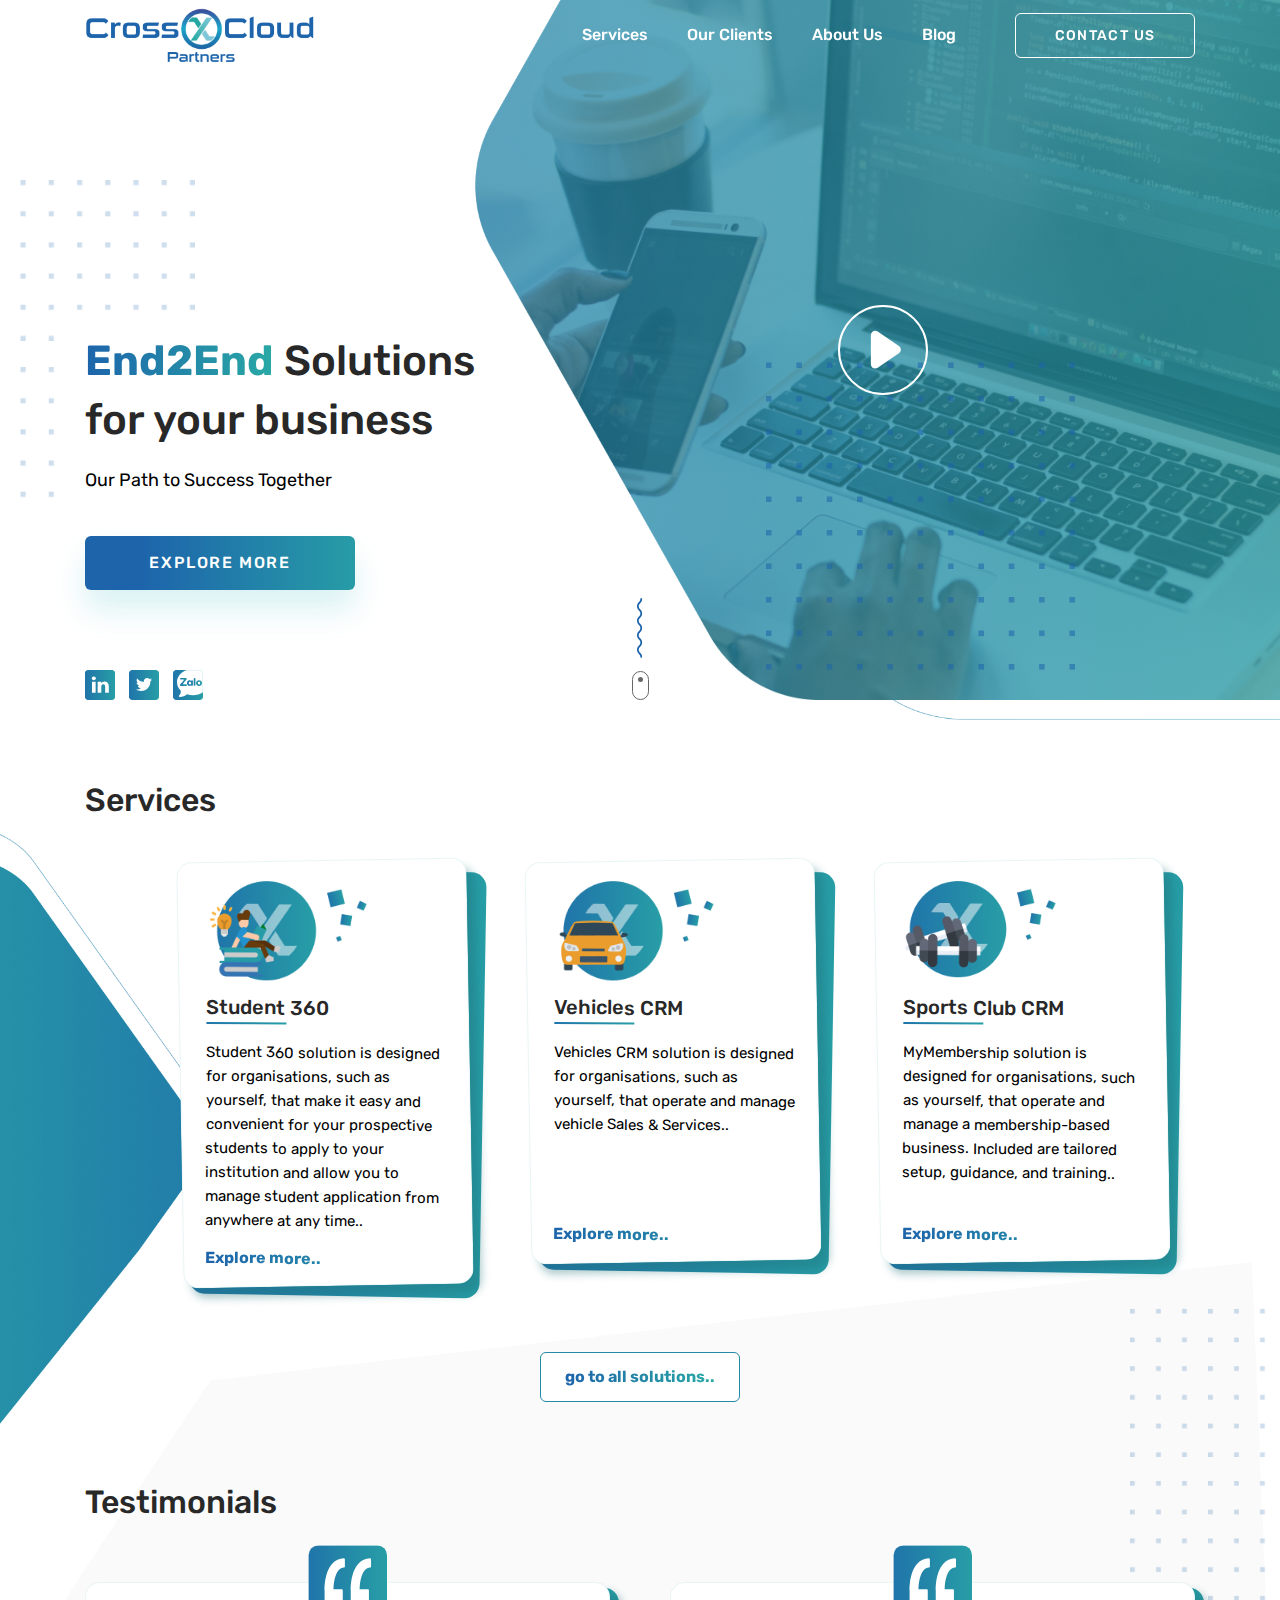
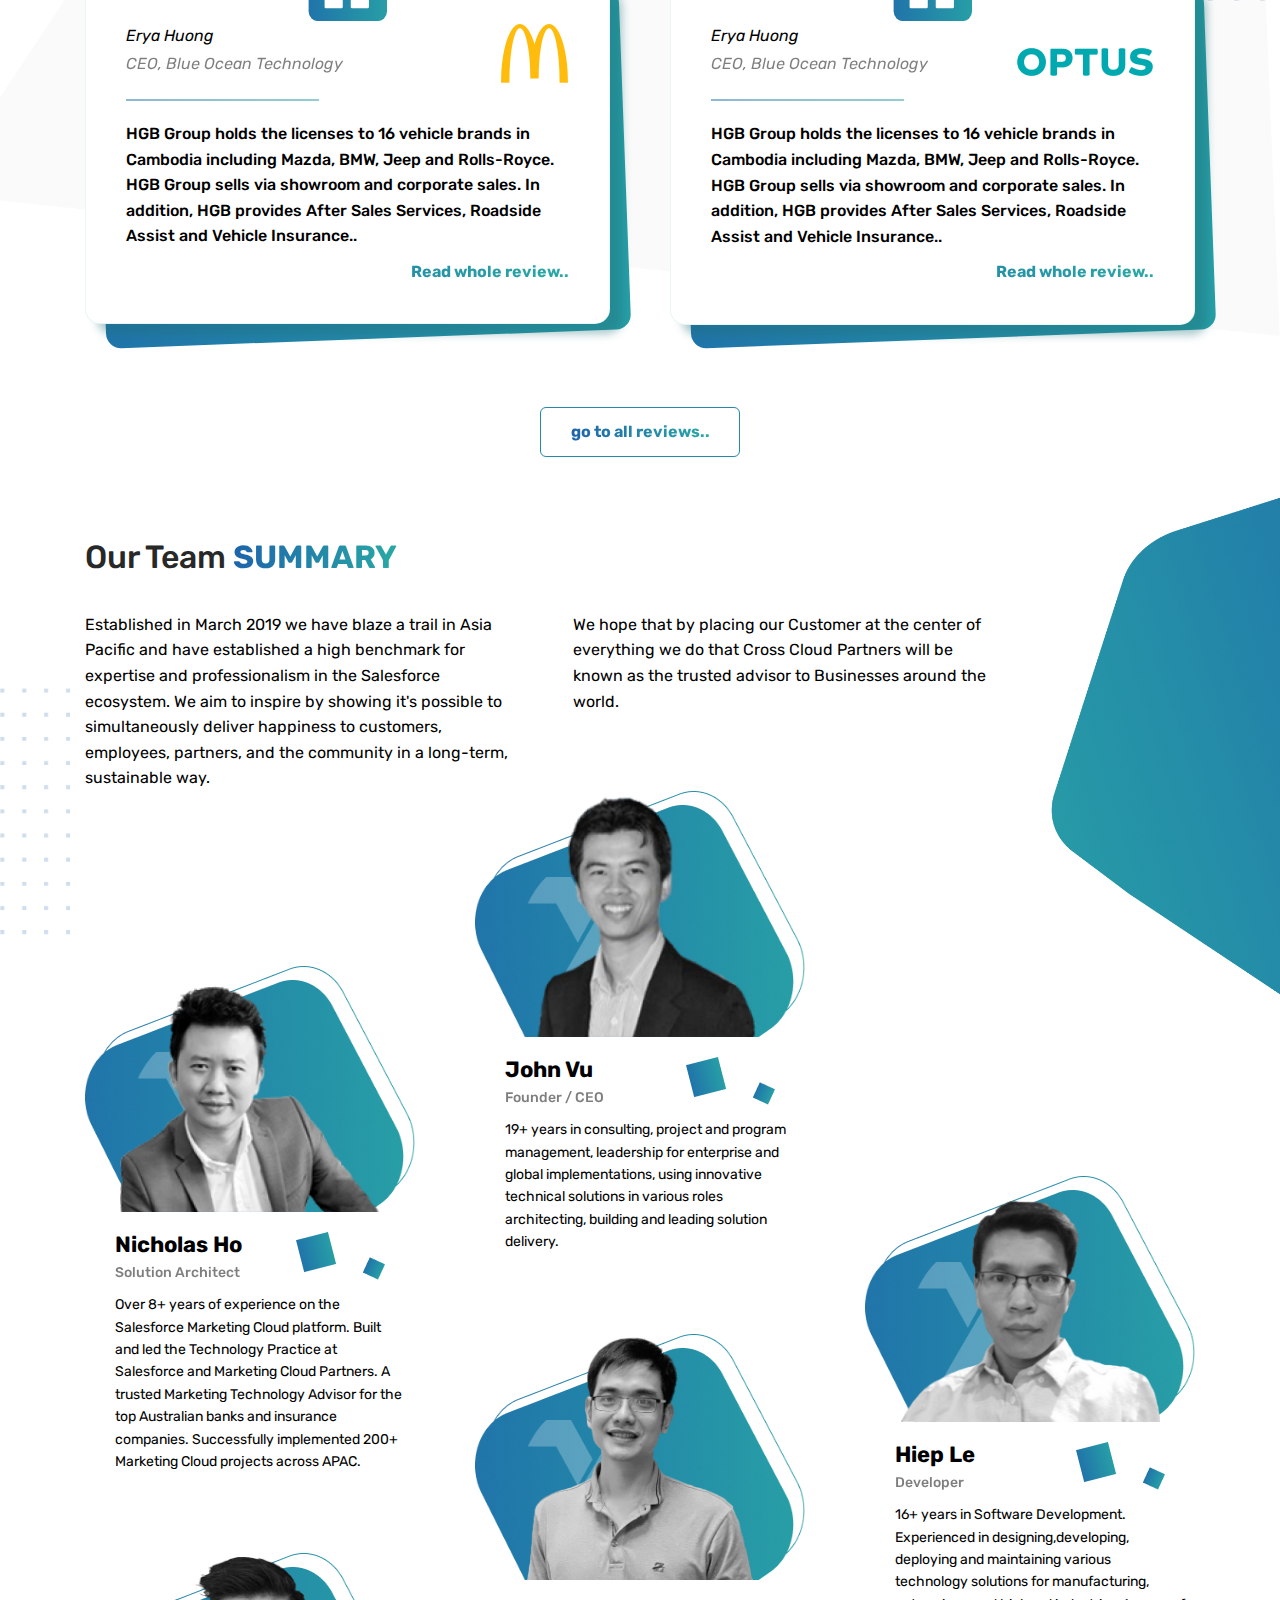
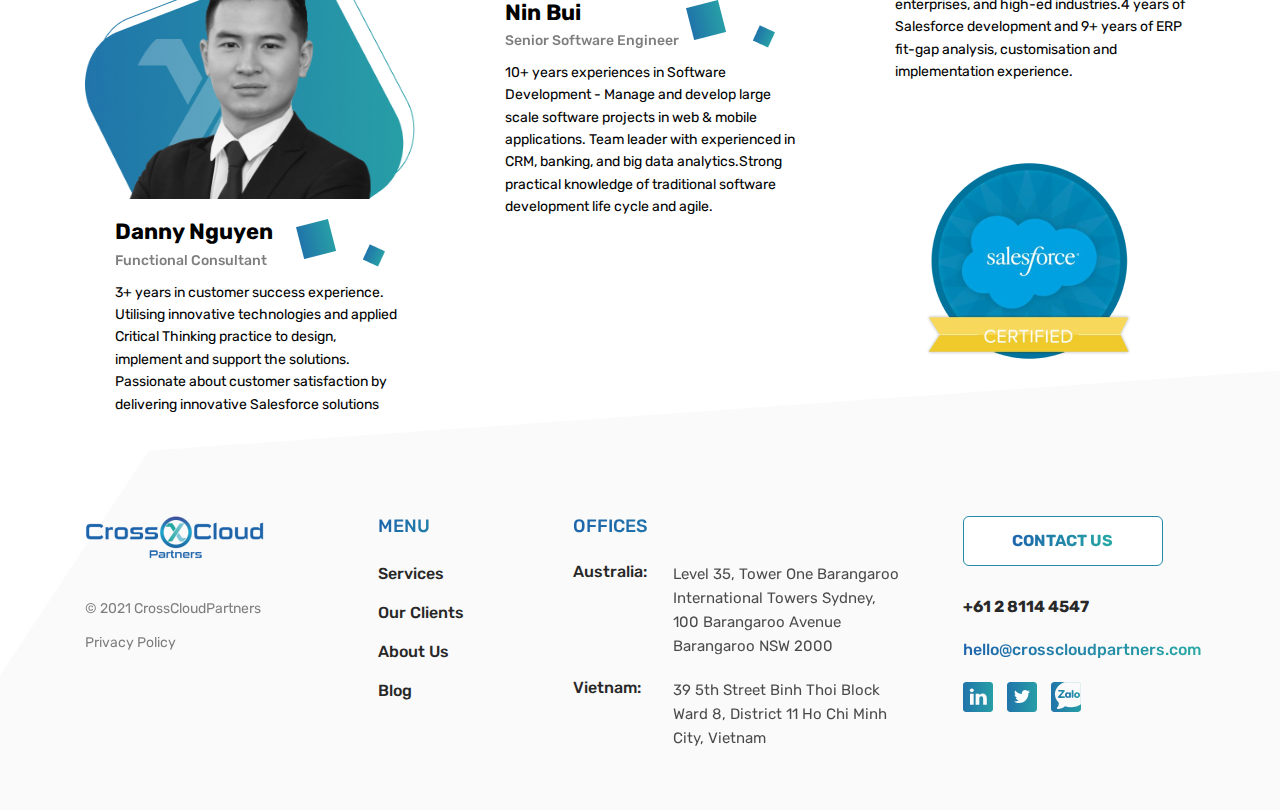
<file: index.html>
<!DOCTYPE html>
<html lang="en">

<head>
    <meta charset="UTF-8">
    <meta http-equiv="X-UA-Compatible" content="IE=edge">
    <meta name="viewport" content="width=device-width, initial-scale=1.0">
    <title>Main</title>
    <link rel="stylesheet" href="css/lib/bootstrap.min.css">
    <link rel="stylesheet" href="css/bundle.css">
</head>

<body>
    <header class="header">
        <div class="container">
            <div class="row">
                <div class="col-xl-4 col-lg-3 col-md-4 logocol">
                    <div class="header__logo">
                        <a href="index.html">
                            <img class="bluelogo" src="img/logo.png" alt="logo">
                            <img class="whitelogo" src="img/header__logowhite.png" alt="logo">
                        </a>
                    </div>
                </div>
                <div class="col-xl-8 col-lg-9 col-md-8 d-lg-flex align-items-center menu-mob">
                    <div class="d-lg-flex align-items-center justify-content-end w-100">
                        <nav>
                            <ul>
                                <li><a href="solutions-services.html">Services</a></li>
                                <li><a href="testimonials.html">Our Clients</a></li>
                                <li><a href="about-us.html">About Us</a></li>
                                <li><a href="blog.html">Blog</a></li>
                            </ul>
                        </nav>
                        <a href="contact-us.html" class="borderwhite-btn"><span>Contact us</span></a>
                    </div>
                </div>
                <div class="header__burger">
                    <span></span><span></span><span></span>
                </div>
            </div>
        </div>
    </header>

    <main>
        <section class="welcomescreen">
            <div class="welcomescreen__mask">
                <img class="maskpic" src="img/maskimg.png" alt="mask">
                <div class="mainpic">
                    <img src="img/pic1.jpg" alt="img">
                </div>
                <button data-toggle="modal" data-target="#videomodal" class="playbtn">
                    <img src="img/play.svg" alt="video">
                </button>
            </div>
            <a href="#scrollsect" class="scrollsect">
                <div class="welcomescreen__mouse">
                    <img class="line" src="img/line.svg" alt="img">
                    <img class="mouse" src="img/mouse.svg" alt="img">
                </div>
            </a>
            <div class="contwrapp">
                <div class="container">
                    <div class="row">
                        <div class="col-lg-5">
                            <div class="welcomescreen-text">
                                <h1>
                                    <span>End2End</span> Solutions for your business
                                </h1>
                                <p>Our Path to Success Together</p>
                                <a href="about-us.html"><span>Explore more</span></a>
                                <ul class="soclist">
                                    <li><a href="#" target="_blank"><img src="img/linkedin.svg" alt="linkedin"></a></li>
                                    <li><a href="#" target="_blank"><img src="img/twitter.svg" alt="twitter"></a></li>
                                    <li><a href="#" target="_blank"><img src="img/zalo.svg" alt="zalo"></a></li>
                                </ul>
                            </div>
                        </div>
                    </div>
                </div>
            </div>
            <img class="border-img" src="img/border-img.png" alt="img">
        </section>

        <section class="spesolutions" id="scrollsect">
            <div class="container">
                <h3>Services</h3>
                <div class="row">
                    <div class="col-xl-11 offset-xl-1">
                        <div class="row spesolutions__row">
                            <div class="col-lg-4 col-md-6">
                                <a href="service-single.html">
                                    <div class="solution">
                                        <div class="solution__whitewrapp">
                                            <div class="solution__whitetext">
                                                <img src="img/solution1.png" alt="img">
                                                <p class="title">Student 360</p>
                                                <div class="descr">
                                                    <p>
                                                        Student 360 solution is designed for organisations, such as
                                                        yourself, that make it easy and convenient for your prospective
                                                        students to apply to your institution and allow you to manage
                                                        student application from anywhere at any time​..
                                                    </p>
                                                </div>
                                                <p class="exploretext">Explore more..</p>
                                            </div>
                                        </div>
                                        <div class="solution__vkuebg">

                                        </div>
                                    </div>
                                </a>
                            </div>
                            <div class="col-lg-4 col-md-6">
                                <a href="service-single.html">
                                    <div class="solution">
                                        <div class="solution__whitewrapp">
                                            <div class="solution__whitetext">
                                                <img src="img/solution2.png" alt="img">
                                                <p class="title">Vehicles CRM </p>
                                                <div class="descr">
                                                    <p>
                                                        Vehicles CRM solution is designed for organisations, such as
                                                        yourself, that operate and manage vehicle Sales & Services..​
                                                    </p>
                                                </div>
                                                <p class="exploretext">Explore more..</p>
                                            </div>
                                        </div>
                                        <div class="solution__vkuebg">

                                        </div>
                                    </div>
                                </a>
                            </div>
                            <div class="col-lg-4 col-md-6">
                                <a href="service-single.html">
                                    <div class="solution">
                                        <div class="solution__whitewrapp">
                                            <div class="solution__whitetext">
                                                <img src="img/solution3.png" alt="img">
                                                <p class="title">Sports Club CRM ​</p>
                                                <div class="descr">
                                                    <p>
                                                        MyMembership solution is designed for organisations, such as
                                                        yourself, that operate and manage a membership-based business.
                                                        Included are tailored setup, guidance, and training.​.
                                                    </p>
                                                </div>
                                                <p class="exploretext">Explore more..</p>
                                            </div>
                                        </div>
                                        <div class="solution__vkuebg">

                                        </div>
                                    </div>
                                </a>
                            </div>
                        </div>
                    </div>
                    <div class="col-12 text-center">
                        <a href="solutions-services.html" class="borderbtn"><span>go to all solutions..</span></a>
                    </div>
                </div>
            </div>
            <img class="absbgpic spesolutions__bgpic1" src="img/page-backgrounds/sectbg-img1.png" alt="img">
            <img class="absbgpic spesolutions__bgpic2" src="img/page-backgrounds/sectbg-img2.png" alt="img">
        </section>

        <section class="testimonials">
            <div class="container">
                <h3>Testimonials</h3>
                <div class="row colp60 row_testimonials">
                    <div class="col-md-6">
                        <a href="testimonials.html">
                            <div class="quotebox">
                                <div class="quotebox__whitetext">
                                    <div class="quotebox__head">
                                        <div class="titlebox">
                                            <p class="name">Erya Huong</p>
                                            <p class="prof">CEO, Blue Ocean Technology</p>
                                        </div>
                                        <div class="brandlogo">
                                            <img src="img/brand1.png" alt="brand">
                                        </div>
                                    </div>
                                    <div class="quotebox__body">
                                        <div class="descr">
                                            <p>
                                                HGB Group holds the licenses to 16 vehicle brands in Cambodia including
                                                Mazda, BMW, Jeep and Rolls-Royce. HGB Group sells via showroom and
                                                corporate
                                                sales. In addition, HGB provides After Sales Services, Roadside Assist
                                                and
                                                Vehicle Insurance..
                                            </p>
                                        </div>
                                        <p class="exploretext">Read whole review..</p>
                                    </div>
                                    <img src="img/quote-icon.svg" alt="img" class="quoteimg">
                                </div>
                                <div class="quotebox__bluebg"></div>
                            </div>
                        </a>
                    </div>
                    <div class="col-md-6">
                        <a href="testimonials.html">
                            <div class="quotebox">
                                <div class="quotebox__whitetext">
                                    <div class="quotebox__head">
                                        <div class="titlebox">
                                            <p class="name">Erya Huong</p>
                                            <p class="prof">CEO, Blue Ocean Technology</p>
                                        </div>
                                        <div class="brandlogo">
                                            <img src="img/brand2.png" alt="brand">
                                        </div>
                                    </div>
                                    <div class="quotebox__body">
                                        <div class="descr">
                                            <p>
                                                HGB Group holds the licenses to 16 vehicle brands in Cambodia including
                                                Mazda, BMW, Jeep and Rolls-Royce. HGB Group sells via showroom and
                                                corporate
                                                sales. In addition, HGB provides After Sales Services, Roadside Assist
                                                and
                                                Vehicle Insurance..
                                            </p>
                                        </div>
                                        <p class="exploretext">Read whole review..</p>
                                    </div>
                                    <img src="img/quote-icon.svg" alt="img" class="quoteimg">
                                </div>
                                <div class="quotebox__bluebg"></div>
                            </div>
                        </a>
                    </div>
                </div>
                <div class="col-12 text-center">
                    <a href="testimonials.html" class="borderbtn"><span>go to all reviews..</span></a>
                </div>
            </div>
            <img class="absbgpic testimonials__bgpic1" src="img/page-backgrounds/sectbg-img3.png" alt="img">
        </section>

        <section class="ourteam">
            <div class="container">
                <h3>Our Team <span>Summary</span></h3>
                <div class="row colp60 ourteam__row">
                    <div class="col-lg-5">
                        <div class="descr">
                            <p>
                                Established in March 2019 we have blaze a trail in Asia Pacific and have established a
                                high benchmark for expertise and professionalism in the Salesforce ecosystem. We aim to
                                inspire by
                                showing it's possible to simultaneously deliver happiness to customers, employees,
                                partners,
                                and the community in a long-term, sustainable way.
                            </p>
                        </div>
                    </div>
                    <div class="col-lg-5">
                        <div class="descr">
                            <p>
                                We hope that by placing our Customer at the center of everything we do that Cross Cloud
                                Partners will be known as the trusted advisor to Businesses around the world.
                            </p>
                        </div>
                    </div>
                </div>
                <div class="row colp60 teamboxes">
                    <div class="col-lg-4 col-md-6 showtel">
                        <div class="teambox">
                            <div class="teambox__img">
                                <img src="img/teammate3.png" alt="img">
                            </div>
                            <div class="teambox__descr">
                                <p class="name">John Vu</p>
                                <p class="prof">Founder / CEO</p>
                                <p class="descr">
                                    19+ years in consulting, project and program management, leadership for enterprise
                                    and global implementations, using innovative technical solutions in various roles
                                    architecting, building and leading solution delivery.
                                </p>
                            </div>
                        </div>
                        <div class="teambox">
                            <div class="teambox__img">
                                <img src="img/teammate1.png" alt="img">
                            </div>
                            <div class="teambox__descr">
                                <p class="name">Nicholas Ho</p>
                                <p class="prof">Solution Architect</p>
                                <p class="descr">
                                    Over 8+ years of experience on the Salesforce Marketing Cloud platform. Built and
                                    led the Technology Practice at Salesforce and Marketing Cloud Partners. A trusted
                                    Marketing Technology Advisor for the top Australian banks and insurance companies.
                                    Successfully implemented 200+ Marketing Cloud projects across APAC.
                                </p>
                            </div>
                        </div>
                    </div>
                    <div class="col-lg-4 col-md-6 ">
                        <div class="teambox">
                            <div class="teambox__img">
                                <img src="img/teammate1.png" alt="img">
                            </div>
                            <div class="teambox__descr">
                                <p class="name">Nicholas Ho</p>
                                <p class="prof">Solution Architect</p>
                                <p class="descr">
                                    Over 8+ years of experience on the Salesforce Marketing Cloud platform. Built and
                                    led the Technology Practice at Salesforce and Marketing Cloud Partners. A trusted
                                    Marketing Technology Advisor for the top Australian banks and insurance companies.
                                    Successfully implemented 200+ Marketing Cloud projects across APAC.
                                </p>
                            </div>
                        </div>
                        <div class="teambox">
                            <div class="teambox__img">
                                <img src="img/teammate2.png" alt="img">
                            </div>
                            <div class="teambox__descr">
                                <p class="name">Danny Nguyen</p>
                                <p class="prof">Functional Consultant</p>
                                <p class="descr">
                                    3+ years in customer success experience. Utilising innovative technologies and
                                    applied Critical Thinking practice to design, implement and support the solutions.
                                    Passionate about customer satisfaction by delivering innovative Salesforce solutions
                                </p>
                            </div>
                        </div>
                    </div>
                    <div class="col-lg-4 col-md-6">
                        <div class="teambox">
                            <div class="teambox__img">
                                <img src="img/teammate3.png" alt="img">
                            </div>
                            <div class="teambox__descr">
                                <p class="name">John Vu</p>
                                <p class="prof">Founder / CEO</p>
                                <p class="descr">
                                    19+ years in consulting, project and program management, leadership for enterprise
                                    and global implementations, using innovative technical solutions in various roles
                                    architecting, building and leading solution delivery.
                                </p>
                            </div>
                        </div>
                        <div class="teambox">
                            <div class="teambox__img">
                                <img src="img/teammate4.png" alt="img">
                            </div>
                            <div class="teambox__descr">
                                <p class="name">Nin Bui</p>
                                <p class="prof">Senior Software Engineer</p>
                                <p class="descr">
                                    10+ years experiences in Software Development - Manage and develop large scale
                                    software projects in web & mobile applications. Team leader with experienced in CRM,
                                    banking, and big data analytics.Strong practical knowledge of traditional software
                                    development life cycle and agile.
                                </p>
                            </div>
                        </div>
                    </div>
                    <div class="col-lg-4 col-md-6">
                        <div class="teambox">
                            <div class="teambox__img">
                                <img src="img/teammate5.png" alt="img">
                            </div>
                            <div class="teambox__descr">
                                <p class="name">Hiep Le</p>
                                <p class="prof">Developer</p>
                                <p class="descr">
                                    16+ years in Software Development. Experienced in designing,developing, deploying
                                    and maintaining various technology solutions for manufacturing, enterprises, and
                                    high-ed industries.4 years of Salesforce development and 9+ years of ERP fit-gap
                                    analysis, customisation and implementation experience.
                                </p>
                            </div>
                        </div>
                        <div class="salesforcepic">
                            <img src="img/salesforce.png" alt="img">
                        </div>
                    </div>
                </div>
            </div>

            <img class="absbgpic ourteam__bgpic1" src="img/page-backgrounds/sectbg-img4.png" alt="img">
            <img class="absbgpic ourteam__bgpic2" src="img/page-backgrounds/sectbg-img5.png" alt="img">
        </section>

    </main>


    <div class="modal fade" id="videomodal" tabindex="-1" aria-labelledby="exampleModalLabel" aria-hidden="true">
        <div class="modal-dialog modal-dialog-centered">
            <div class="modal-content">
                <button type="button" class="close" data-dismiss="modal" aria-label="Close">
                    <img src="img/close.svg" alt="cose">
                </button>
                <div class="embed-responsive embed-responsive-16by9">
                    <iframe id="ytvideo" class="embed-responsive-item" src="https://www.youtube.com/embed/7PS5RuWpGIk"
                        title="YouTube video player" frameborder="0"
                        allow="accelerometer; autoplay; clipboard-write; encrypted-media; gyroscope; picture-in-picture"
                        allowfullscreen></iframe>
                </div>

            </div>
        </div>
    </div>



    <footer class="footer">
        <div class="container">
            <div class="row colp60">
                <div class="col-lg-3 col-md-12 footer__logocol">
                    <a href="index.html"><img src="img/logo-footer.png" alt="logo"></a>
                    <p class="foot-c">© 2021 CrossCloudPartners</p>
                    <a href="#" class="footer__privacylink">Privacy Policy</a>
                </div>
                <div class="col-lg-2 col-md-3 col-sm-5 footer__menucol">
                    <p class="footertitle">MENU</p>
                    <ul class="footer__list">
                        <li><a href="solutions-services.html">Services</a></li>
                        <li><a href="testimonials.html">Our Clients</a></li>
                        <li><a href="about-us.html">About Us</a></li>
                        <li><a href="blog.html">Blog</a></li>
                    </ul>
                </div>
                <div class="col-lg-4 col-md-5 col-sm-7 footer__officescol">
                    <p class="footertitle">OFFICES</p>
                    <ul class="footer__list address">
                        <li>
                            <span class="footer__country">Australia:</span>
                            <span class="footer__addr">
                                Level 35, Tower One Barangaroo
                                International Towers Sydney,
                                100 Barangaroo Avenue
                                Barangaroo NSW 2000
                            </span>
                        </li>
                        <li>
                            <span class="footer__country">Vietnam:</span>
                            <span class="footer__addr">
                                39 5th Street
                                Binh Thoi Block
                                Ward 8, District 11
                                Ho Chi Minh City, Vietnam
                            </span>
                        </li>
                    </ul>
                </div>
                <div class="col-lg-3 col-md-4 col-sm-12 footer__contactscol">
                    <a href="contact-us.html" class="borderbtn"><span>Contact us</span></a>
                    <ul class="tellist">
                        <li><a href="tel:+61281144547">+61 2 8114 4547</a></li>
                    </ul>
                    <a href="mailto:hello@crosscloudpartners.com" class="email">hello@crosscloudpartners.com</a>

                    <ul class="soclist">
                        <li><a href="#" target="_blank"><img src="img/linkedin.svg" alt="linkedin"></a></li>
                        <li><a href="#" target="_blank"><img src="img/twitter.svg" alt="twitter"></a></li>
                        <li><a href="#" target="_blank"><img src="img/zalo.svg" alt="zalo"></a></li>
                    </ul>


                </div>
                <div class="footer__tablettext footer__logocol">
                    <p class="foot-c">© 2021 CrossCloudPartners</p>
                    <a href="#" class="footer__privacylink">Privacy Policy</a>
                </div>
            </div>
        </div>
        <img class="absbgpic footer__bgpic1" src="img/page-backgrounds/sectbg-img-footer.png" alt="img">
    </footer>



















    <script src="js/lib/jquery.js"></script>
    <script src="js/lib/bootstrap.min.js"></script>
    <script src="js/common.js"></script>
</body>

</html>
</file>
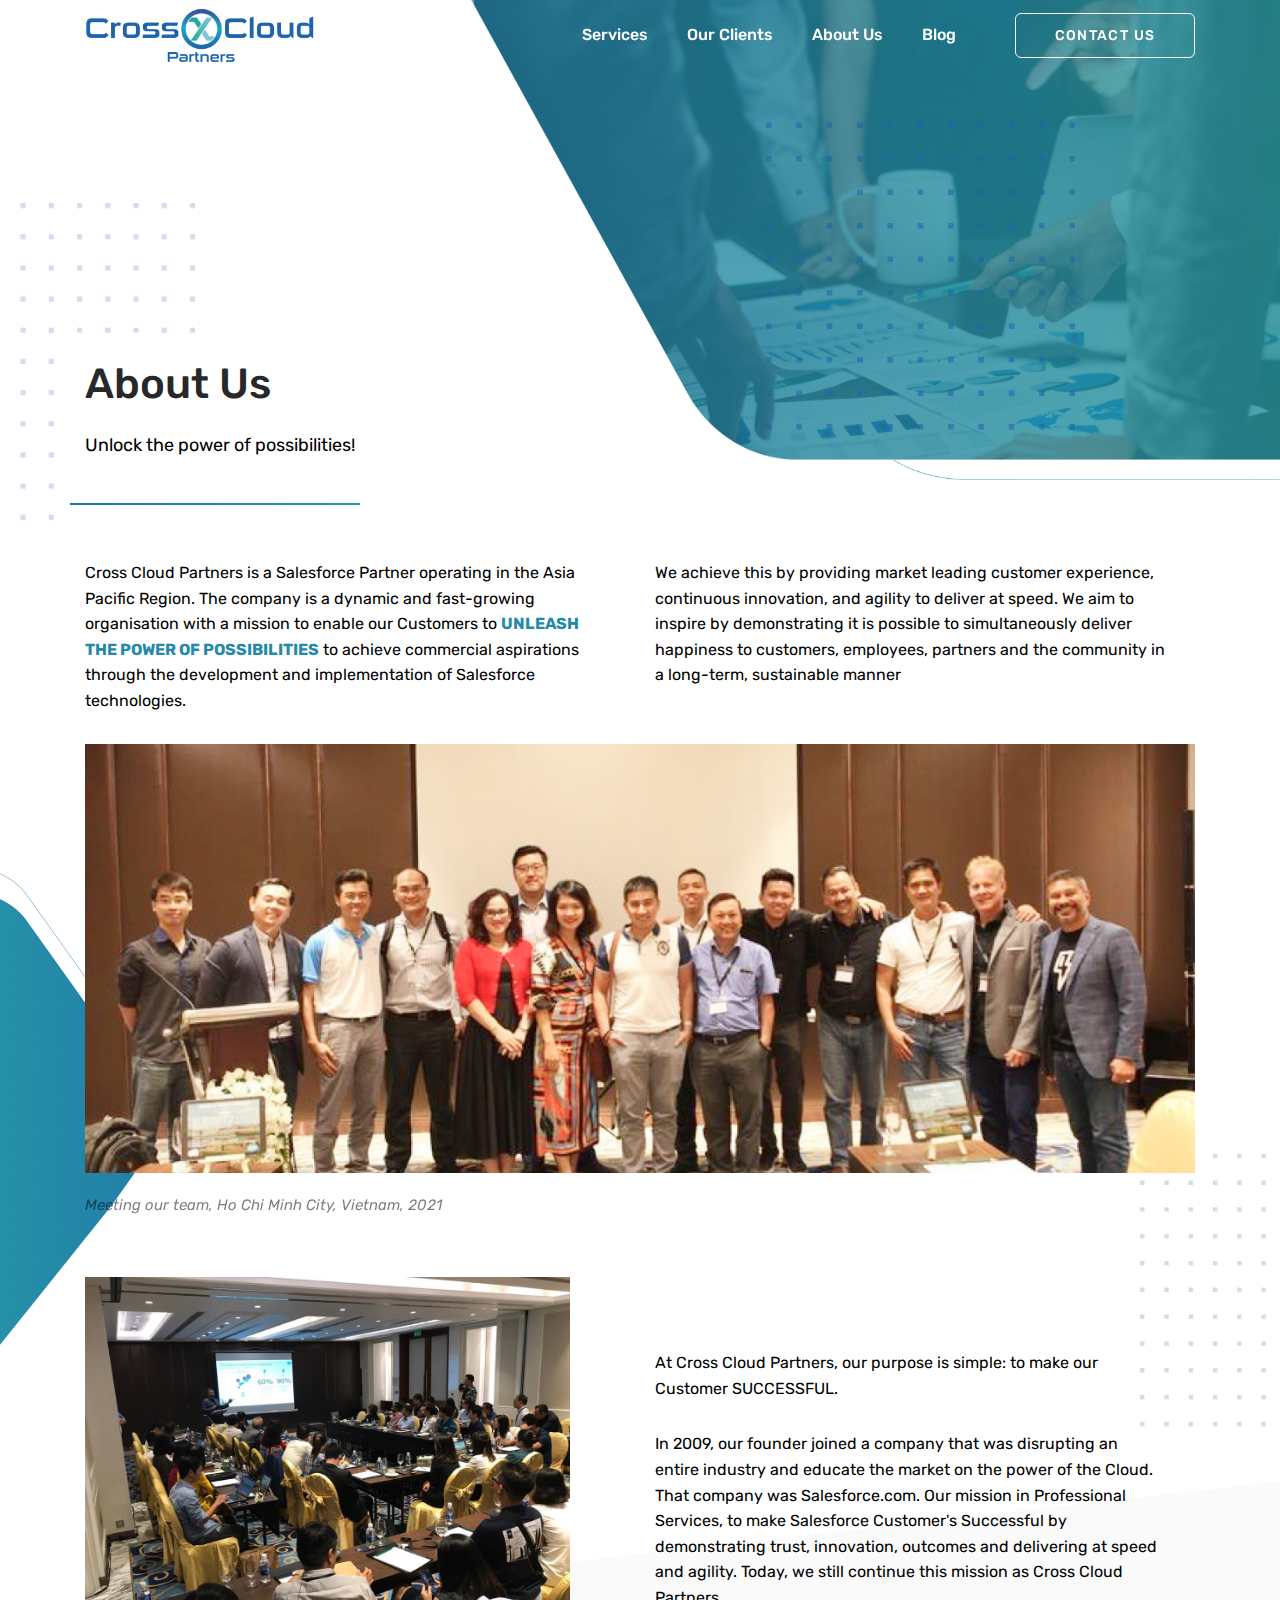
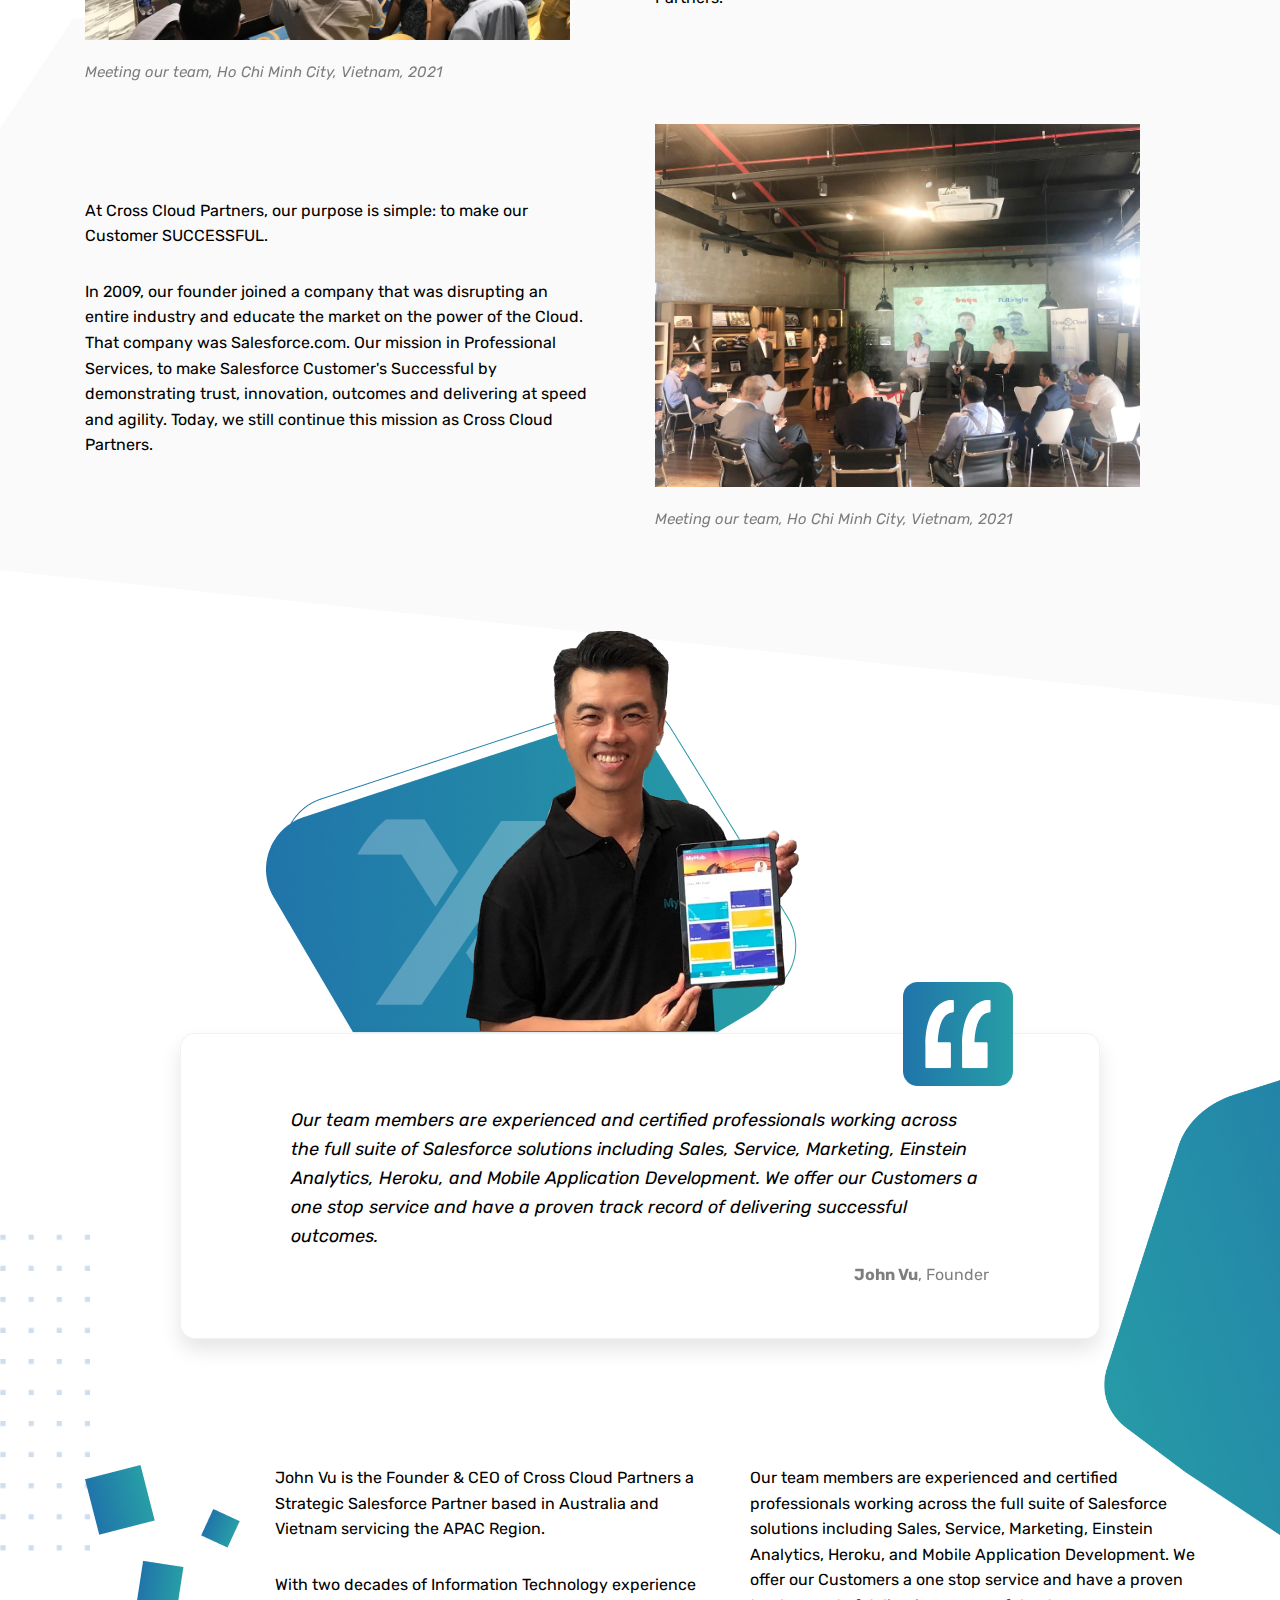
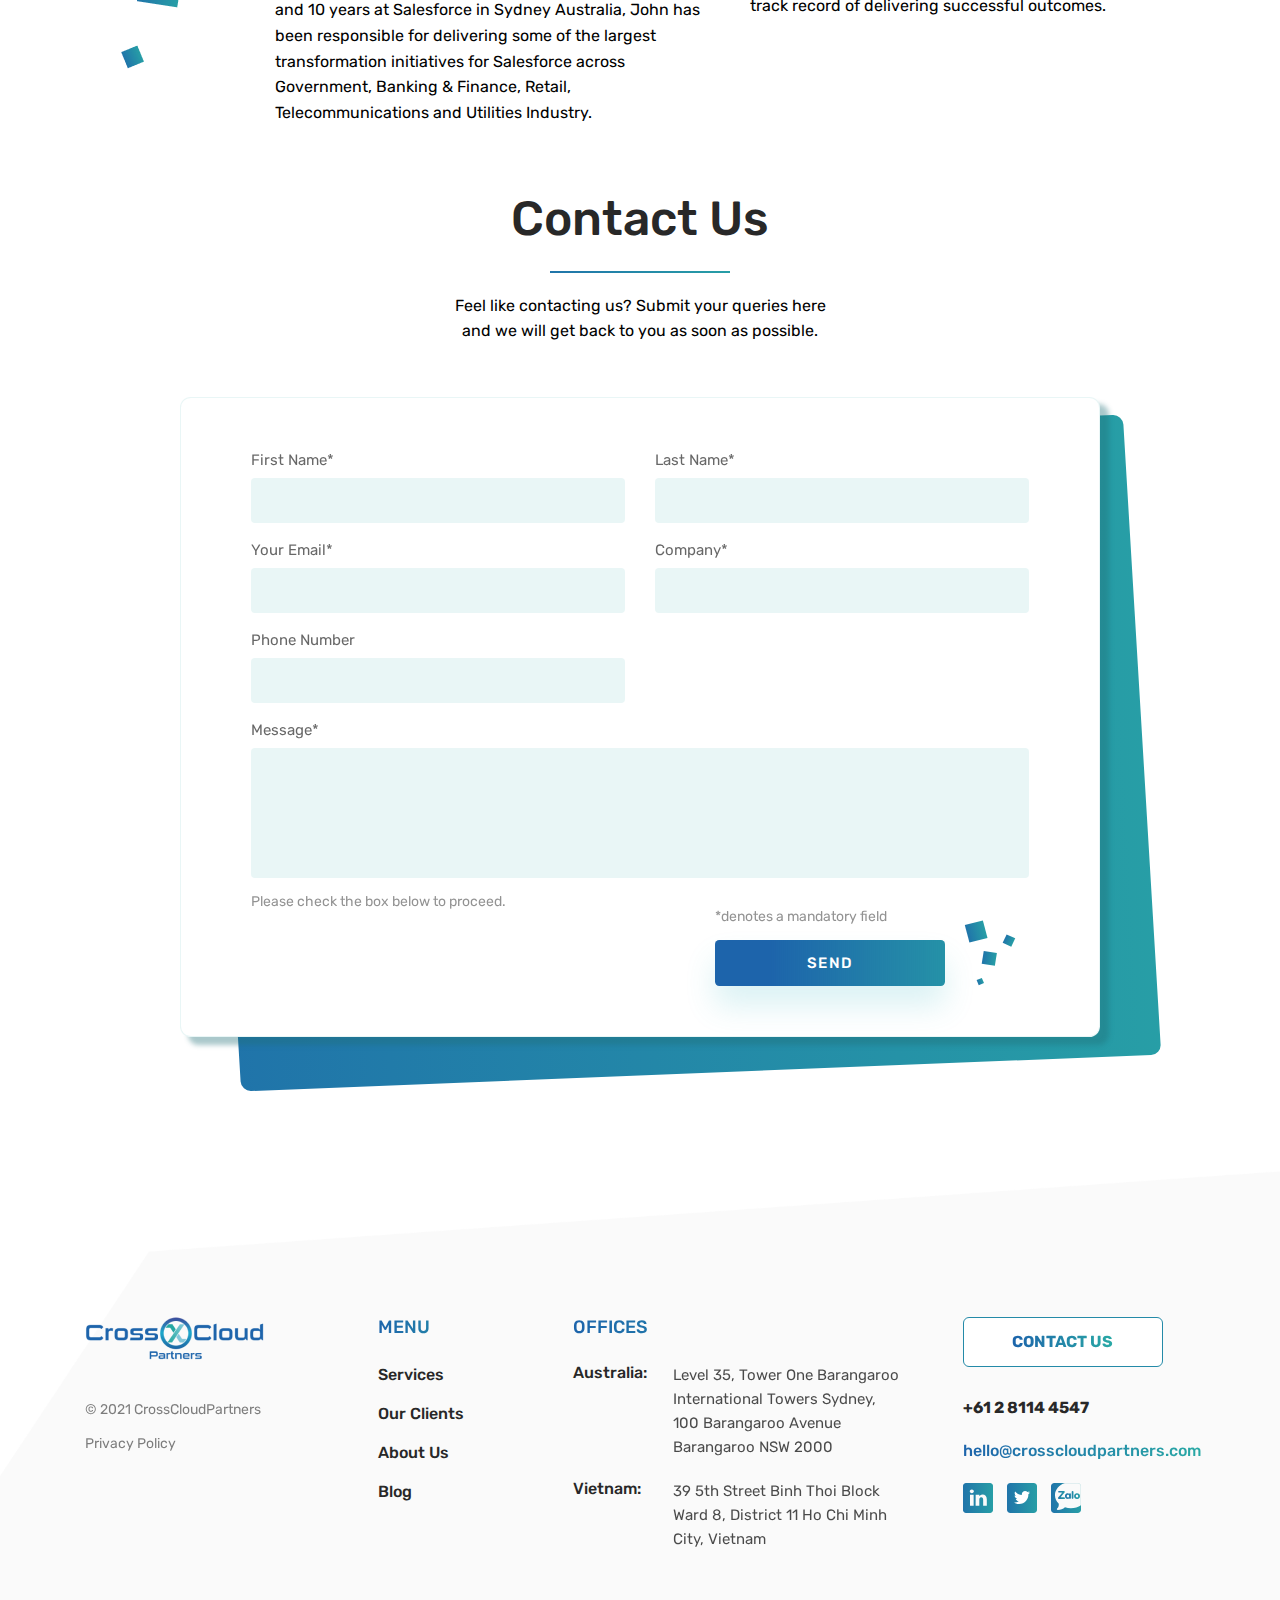
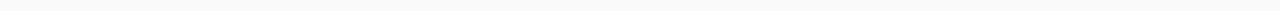
<file: about-us.html>
<!DOCTYPE html>
<html lang="en">

<head>
    <meta charset="UTF-8">
    <meta http-equiv="X-UA-Compatible" content="IE=edge">
    <meta name="viewport" content="width=device-width, initial-scale=1.0">
    <title>About Us</title>
    <link rel="stylesheet" href="css/lib/bootstrap.min.css">
    <link rel="stylesheet" href="css/bundle.css">
</head>

<body>
    <header class="header">
        <div class="container">
            <div class="row">
                <div class="col-xl-4 col-lg-3 col-md-4 logocol">
                    <div class="header__logo">
                        <a href="index.html">
                            <img class="bluelogo" src="img/logo.png" alt="logo">
                            <img class="whitelogo" src="img/header__logowhite.png" alt="logo">
                        </a>
                    </div>
                </div>
                <div class="col-xl-8 col-lg-9 col-md-8 d-lg-flex align-items-center menu-mob">
                    <div class="d-lg-flex align-items-center justify-content-end w-100">
                        <nav>
                            <ul>
                                <li><a href="solutions-services.html">Services</a></li>
                                <li><a href="testimonials.html">Our Clients</a></li>
                                <li><a href="about-us.html">About Us</a></li>
                                <li><a href="blog.html">Blog</a></li>
                            </ul>
                        </nav>
                        <a href="contact-us.html" class="borderwhite-btn"><span>Contact us</span></a>
                    </div>
                </div>
                <div class="header__burger">
                    <span></span><span></span><span></span>
                </div>
            </div>
        </div>
    </header>

    <main>
        <section class="welcomescreen welcomescreen_defpage">
            <div class="welcomescreen__mask">
                <img class="maskpic" src="img/maskimg2.png" alt="mask">
                <div class="mainpic">
                    <img src="img/abus-img.jpg" alt="img">
                </div>
            </div>
            <div class="contwrapp">
                <div class="container">
                    <div class="row">
                        <div class="col-lg-5">
                            <div class="welcomescreen-text abus">
                                <h1>
                                    About Us
                                </h1>
                                <div class="description">
                                    <p>Unlock the power of possibilities!</p>
                                </div>
                            </div>
                        </div>
                    </div>
                </div>
            </div>
            <img class="border-img" src="img/border-img.png" alt="img">
        </section>

        <section class="abus-content">
            <div class="container">
                <div class="row">
                    <div class="col-lg-6">
                        <div class="abus-textbox">
                            <p>
                                Cross Cloud Partners is a Salesforce Partner operating in the Asia Pacific
                                Region. The company is a dynamic and fast-growing organisation with a
                                mission to enable our Customers to <b>UNLEASH THE POWER OF POSSIBILITIES</b>
                                to achieve commercial aspirations through the development and
                                implementation of Salesforce technologies.
                            </p>
                        </div>
                    </div>
                    <div class="col-lg-6">
                        <div class="abus-textbox">
                            <p>
                                We achieve this by providing market leading customer experience, continuous
                                innovation, and agility to deliver at speed. We aim to inspire by demonstrating it
                                is possible to simultaneously deliver happiness to customers, employees,
                                partners and the community in a long-term, sustainable manner
                            </p>
                        </div>
                    </div>
                    <div class="col-lg-12">
                        <div class="abus-picbox">
                            <img src="img/abus2.jpg" alt="img">
                            <p>Meeting our team, Ho Chi Minh City, Vietnam, 2021</p>
                        </div>
                    </div>
                    <div class="col-lg-12 abus-pictext">
                        <div class="row">
                            <div class="col-lg-6">
                                <div class="abus-picbox abus-picbox__half">
                                    <img src="img/abus3.jpg" alt="img">
                                    <p>Meeting our team, Ho Chi Minh City, Vietnam, 2021</p>
                                </div>
                            </div>
                            <div class="col-lg-6 d-flex align-items-center">
                                <div class="abus-textbox">
                                    <p>
                                        At Cross Cloud Partners, our purpose is simple: to make our Customer SUCCESSFUL.
                                    </p>
                                    <p>
                                        In 2009, our founder joined a company that was disrupting an entire industry and
                                        educate
                                        the
                                        market on the power of the Cloud. That company was Salesforce.com. Our mission
                                        in
                                        Professional Services, to make Salesforce Customer's Successful by demonstrating
                                        trust,
                                        innovation, outcomes and delivering at speed and agility. Today, we still
                                        continue this
                                        mission as
                                        Cross Cloud Partners.
                                    </p>
                                </div>
                            </div>
                        </div>
                    </div>
                    <div class="col-lg-12 abus-pictext reverse">
                        <div class="row">
                            <div class="col-lg-6">
                                <div class="abus-picbox abus-picbox__half">
                                    <img src="img/abus4.jpg" alt="img">
                                    <p>Meeting our team, Ho Chi Minh City, Vietnam, 2021</p>
                                </div>
                            </div>
                            <div class="col-lg-6 d-flex align-items-center">
                                <div class="abus-textbox">
                                    <p>
                                        At Cross Cloud Partners, our purpose is simple: to make our Customer SUCCESSFUL.
                                    </p>
                                    <p>
                                        In 2009, our founder joined a company that was disrupting an entire industry and
                                        educate
                                        the
                                        market on the power of the Cloud. That company was Salesforce.com. Our mission
                                        in
                                        Professional Services, to make Salesforce Customer's Successful by demonstrating
                                        trust,
                                        innovation, outcomes and delivering at speed and agility. Today, we still
                                        continue this
                                        mission as
                                        Cross Cloud Partners.
                                    </p>
                                </div>
                            </div>
                        </div>
                    </div>
                </div>
            </div>
            <img class="absbgpic serv__bgpic1" src="img/page-backgrounds/sectbg-img1.png" alt="img">
            <img class="absbgpic serv__bgpic2" src="img/page-backgrounds/sectbg-img2.png" alt="img">
            <img class="absbgpic abus__bgpic3" src="img/page-backgrounds/abus-bg1.png" alt="img">
        </section>

        <section class="quotesect">
            <div class="container">
                <div class="row justify-content-center">
                    <div class="col-lg-10">
                        <img class="johnimg" src="img/johnvu.png" alt="img">
                        <div class="quotesect__textbox">
                            <p class="quotesect__q">
                                Our team members are experienced and certified professionals working across the
                                full suite of Salesforce solutions including Sales, Service, Marketing, Einstein
                                Analytics, Heroku, and Mobile Application Development. We offer our Customers a
                                one stop service and have a proven track record of delivering successful
                                outcomes.
                            </p>
                            <p class="quotesect__author"><span>John Vu</span>, Founder</p>
                        </div>
                    </div>
                </div>
                <div class="row">
                    <div class="col-lg-2 hide-tablet">
                        <img src="img/abus-fig.png" alt="img">
                    </div>
                    <div class="col-lg-10">
                        <div class="row">
                            <div class="col-lg-6">
                                <div class="abus-textbox">
                                    <p>
                                        John Vu is the Founder & CEO of Cross Cloud Partners a Strategic Salesforce
                                        Partner based in Australia and Vietnam servicing the APAC Region.
                                    </p>
                                    <p>
                                        With two decades of Information Technology experience and 10 years at
                                        Salesforce in Sydney Australia, John has been responsible for delivering some of
                                        the largest transformation initiatives for Salesforce across Government, Banking
                                        &
                                        Finance, Retail, Telecommunications and Utilities Industry.

                                    </p>
                                </div>
                            </div>
                            <div class="col-lg-6">
                                <div class="abus-textbox">
                                    <p>
                                        Our team members are experienced and certified professionals working across the
                                        full suite of Salesforce solutions including Sales, Service, Marketing, Einstein
                                        Analytics, Heroku, and Mobile Application Development. We offer our Customers a
                                        one stop service and have a proven track record of delivering successful
                                        outcomes.
                                    </p>
                                </div>
                            </div>
                        </div>
                    </div>
                </div>
            </div>
            <img class="absbgpic abus__bgpic4" src="img/page-backgrounds/abus-bg2.png" alt="img">
            <img class="absbgpic abus__bgpic5" src="img/page-backgrounds/abus-bg3.png" alt="img">
        </section>

        <section class="contactus">
            <div class="container">
                <p class="contactus__title text-center">Contact Us</p>
                <p class="contactus__subtitle text-center">
                    Feel like contacting us? Submit your queries here and we will get back to you as soon as possible.
                </p>
                <div class="row justify-content-center">
                    <div class="col-md-10">
                        <div class="contactus__form-wrapper">
                            <div class="contactus__form form-contact">
                                <div class="row">
                                    <div class="col-md-6">
                                        <div class="form-group">
                                            <label for="first-name">First Name*</label>
                                            <input type="text" class="form-control" id="first-name">
                                        </div>
                                    </div>
                                    <div class="col-md-6">
                                        <div class="form-group">
                                            <label for="last-name">Last Name*</label>
                                            <input type="text" class="form-control" id="last-name">
                                        </div>
                                    </div>
                                    <div class="col-md-6">
                                        <div class="form-group">
                                            <label for="email">Your Email*</label>
                                            <input type="email" class="form-control" id="email">
                                        </div>
                                    </div>
                                    <div class="col-md-6">
                                        <div class="form-group">
                                            <label for="company">Company*</label>
                                            <input type="text" class="form-control" id="company">
                                        </div>
                                    </div>
                                    <div class="col-md-6">
                                        <div class="form-group">
                                            <label for="tel">Phone Number</label>
                                            <input type="text" class="form-control" id="tel">
                                        </div>
                                    </div>
                                    <div class="col-12">
                                        <div class="form-group">
                                            <label for="message">Message*</label>
                                            <textarea class="form-control" id="message"></textarea>
                                        </div>
                                    </div>

                                    <div class="col-lg-6 col-md-126">
                                        <div class="capcha-block">
                                            <!-- <img src="img/capcha-img.png" alt="img"> -->
                                            <p>Please check the box below to proceed.</p>
                                            <form action="?" method="POST">
                                                <div class="g-recaptcha"
                                                    style="transform:scale(0.8); transform-origin:0;"
                                                    data-sitekey="6Lf2yFUcAAAAAEJItbNuQ8-GrSHRzObPH4o_Y8sy"></div>
                                                <!-- <br />
                                                <input type="submit" value="Submit"> -->
                                            </form>
                                        </div>

                                    </div>
                                    <div class="col-lg-6 col-md-12">
                                        <div class="contactus__submitbox submit-box">
                                            <div class="submit-box__left">
                                                <p>*denotes a mandatory field</p>
                                                <input class="submit-box__btn" type="submit" value="SEND">
                                            </div>
                                            <div class="submit-box__right">
                                                <img src="img/figure-form.svg" alt="img">
                                            </div>
                                        </div>
                                    </div>

                                    <!-- <div class="col-md-6">
                                        <div class="capcha-block">
                                            <img src="img/capcha-img.png" alt="img">
                                        </div>
                                    </div>
                                    <div class="col-md-6">
                                        <div class="contactus__submitbox submit-box">
                                            <div class="submit-box__left">
                                                <p>*denotes a mandatory field</p>
                                                <input class="submit-box__btn" type="submit" value="SEND">
                                            </div>
                                            <div class="submit-box__right">
                                                <img src="img/figure-form.svg" alt="img">
                                            </div>
                                        </div>
                                    </div> -->
                                </div>
                            </div>




                        </div>
                    </div>
                </div>
            </div>
        </section>
    </main>




    <footer class="footer">
        <div class="container">
            <div class="row colp60">
                <div class="col-lg-3 col-md-12 footer__logocol">
                    <a href="index.html"><img src="img/logo-footer.png" alt="logo"></a>
                    <p class="foot-c">© 2021 CrossCloudPartners</p>
                    <a href="#" class="footer__privacylink">Privacy Policy</a>
                </div>
                <div class="col-lg-2 col-md-3 col-sm-5 footer__menucol">
                    <p class="footertitle">MENU</p>
                    <ul class="footer__list">
                        <li><a href="solutions-services.html">Services</a></li>
                        <li><a href="testimonials.html">Our Clients</a></li>
                        <li><a href="about-us.html">About Us</a></li>
                        <li><a href="blog.html">Blog</a></li>
                    </ul>
                </div>
                <div class="col-lg-4 col-md-5 col-sm-7 footer__officescol">
                    <p class="footertitle">OFFICES</p>
                    <ul class="footer__list address">
                        <li>
                            <span class="footer__country">Australia:</span>
                            <span class="footer__addr">
                                Level 35, Tower One Barangaroo
                                International Towers Sydney,
                                100 Barangaroo Avenue
                                Barangaroo NSW 2000
                            </span>
                        </li>
                        <li>
                            <span class="footer__country">Vietnam:</span>
                            <span class="footer__addr">
                                39 5th Street
                                Binh Thoi Block
                                Ward 8, District 11
                                Ho Chi Minh City, Vietnam
                            </span>
                        </li>
                    </ul>
                </div>
                <div class="col-lg-3 col-md-4 col-sm-12 footer__contactscol">
                    <a href="contact-us.html" class="borderbtn"><span>Contact us</span></a>
                    <ul class="tellist">
                        <li><a href="tel:+61281144547">+61 2 8114 4547</a></li>
                    </ul>
                    <a href="mailto:hello@crosscloudpartners.com" class="email">hello@crosscloudpartners.com</a>

                    <ul class="soclist">
                        <li><a href="#" target="_blank"><img src="img/linkedin.svg" alt="linkedin"></a></li>
                        <li><a href="#" target="_blank"><img src="img/twitter.svg" alt="twitter"></a></li>
                        <li><a href="#" target="_blank"><img src="img/zalo.svg" alt="zalo"></a></li>
                    </ul>


                </div>
                <div class="footer__tablettext footer__logocol">
                    <p class="foot-c">© 2021 CrossCloudPartners</p>
                    <a href="#" class="footer__privacylink">Privacy Policy</a>
                </div>
            </div>
        </div>
        <img class="absbgpic footer__bgpic1" src="img/page-backgrounds/sectbg-img-footer.png" alt="img">
    </footer>



















    <script src="js/lib/jquery.js"></script>
    <script src="js/lib/bootstrap.min.js"></script>
    <script src="https://www.google.com/recaptcha/api.js" async defer></script>
    <script src="js/common.js"></script>
</body>

</html>
</file>
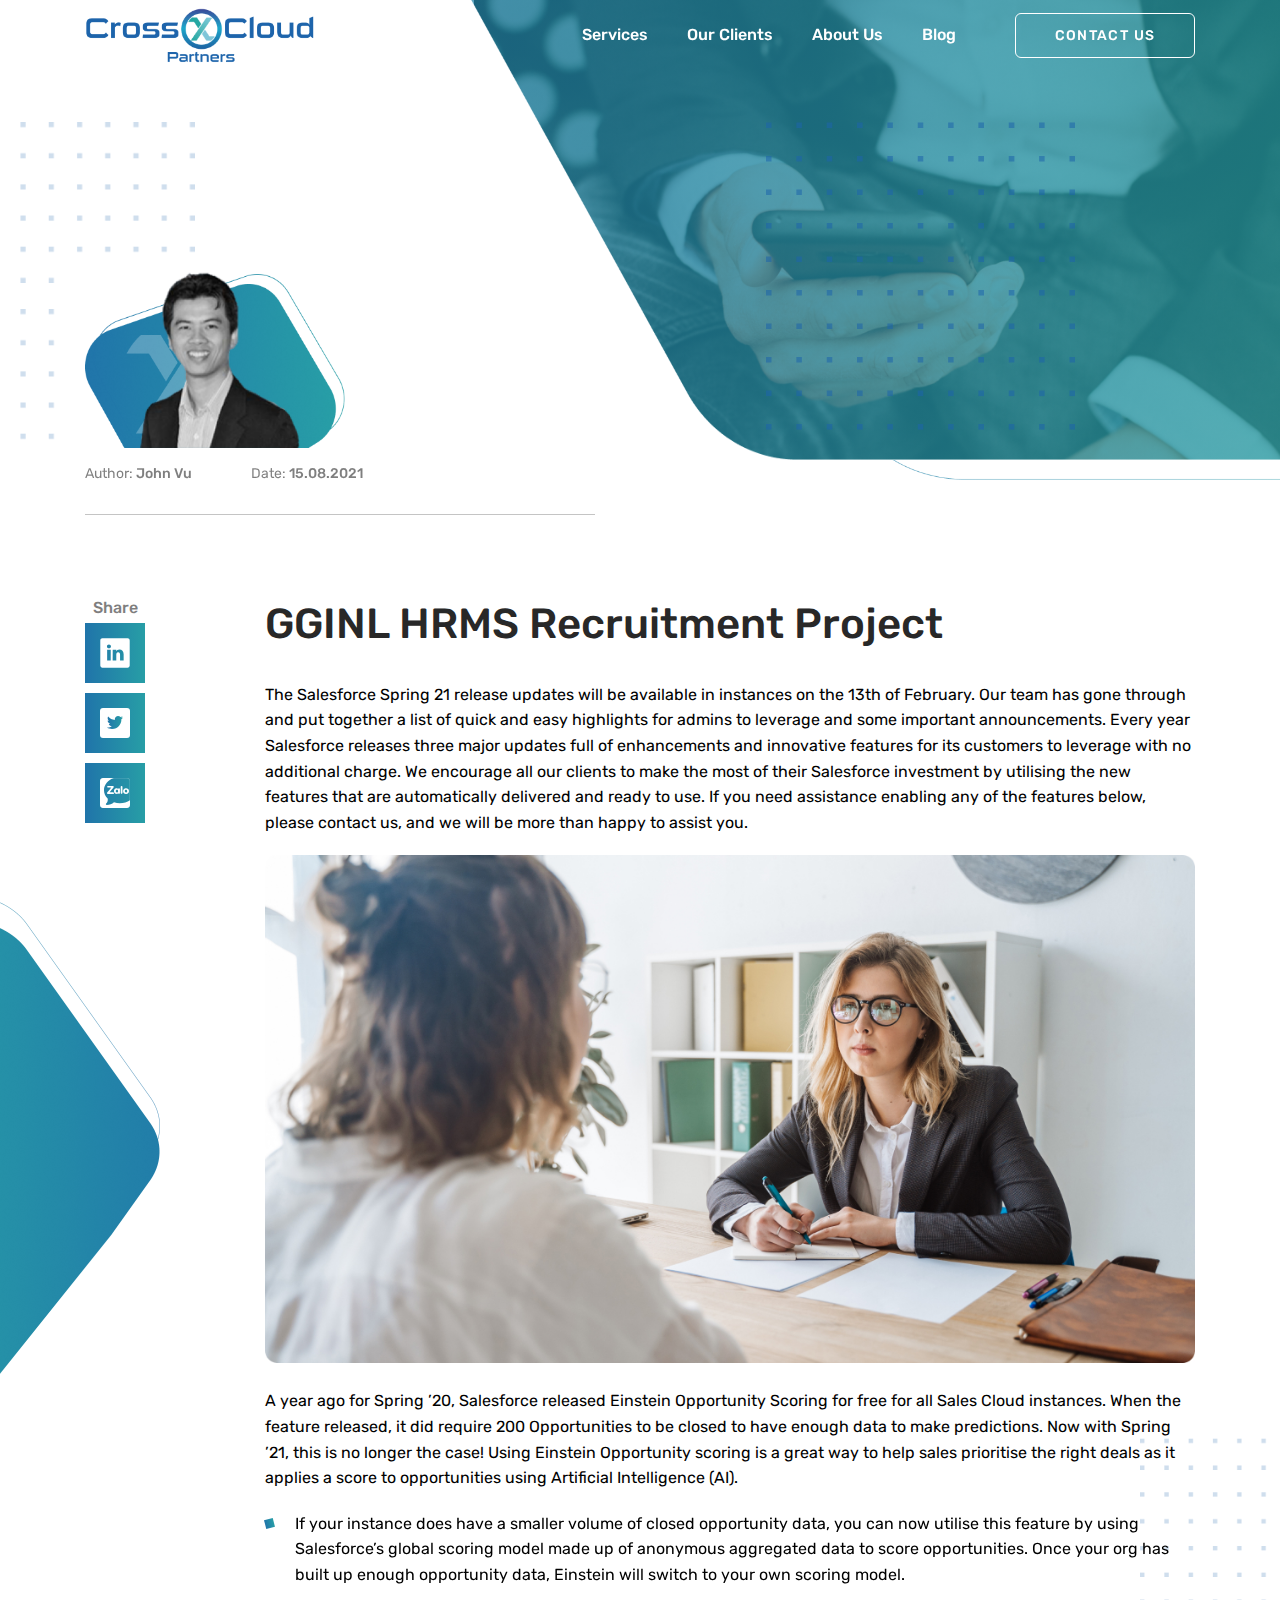
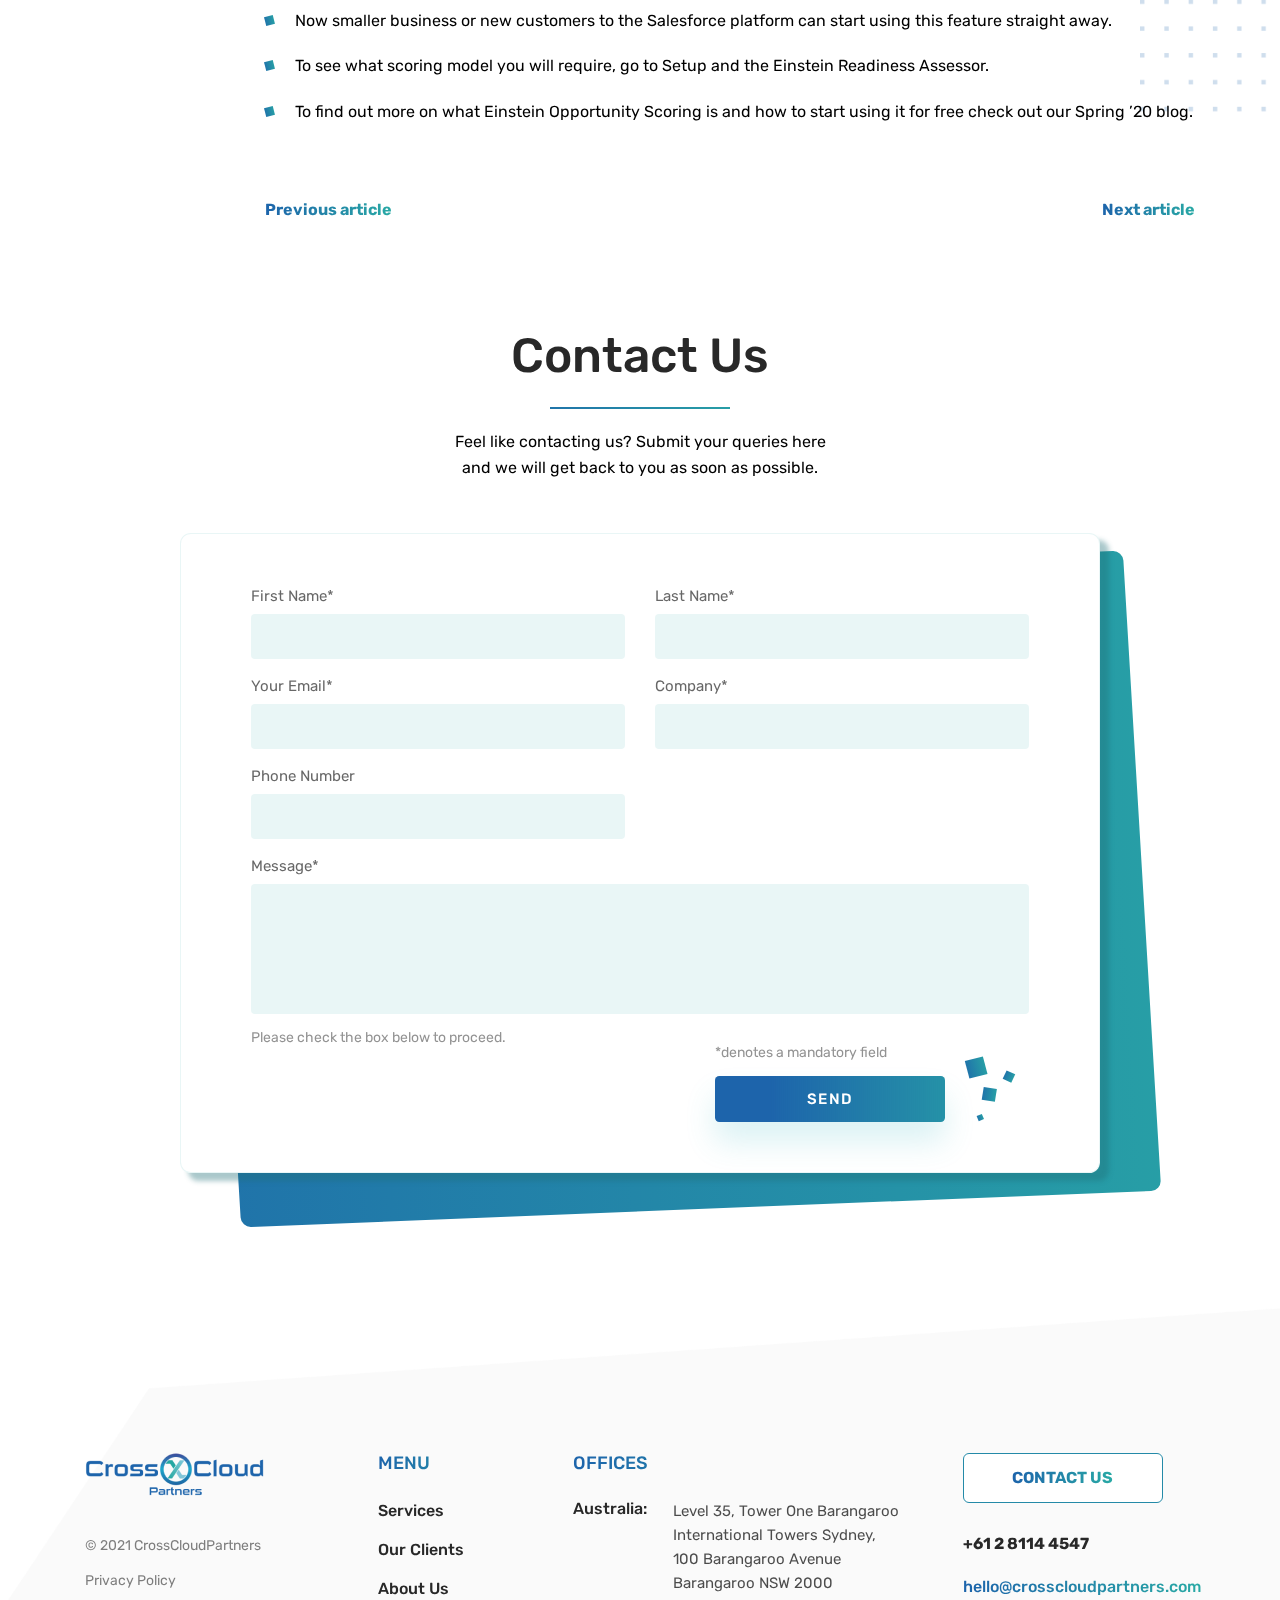
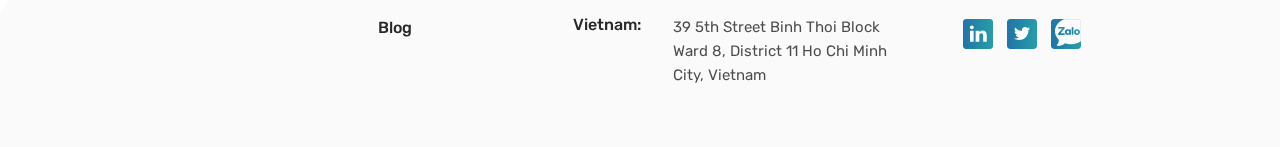
<file: blog-article.html>
<!DOCTYPE html>
<html lang="en">

<head>
    <meta charset="UTF-8">
    <meta http-equiv="X-UA-Compatible" content="IE=edge">
    <meta name="viewport" content="width=device-width, initial-scale=1.0">
    <title>Blog Article</title>
    <link rel="stylesheet" href="css/lib/bootstrap.min.css">
    <link rel="stylesheet" href="css/bundle.css">
</head>

<body>
    <header class="header">
        <div class="container">
            <div class="row">
                <div class="col-xl-4 col-lg-3 col-md-4 logocol">
                    <div class="header__logo">
                        <a href="index.html">
                            <img class="bluelogo" src="img/logo.png" alt="logo">
                            <img class="whitelogo" src="img/header__logowhite.png" alt="logo">
                        </a>
                    </div>
                </div>
                <div class="col-xl-8 col-lg-9 col-md-8 d-lg-flex align-items-center menu-mob">
                    <div class="d-lg-flex align-items-center justify-content-end w-100">
                        <nav>
                            <ul>
                                <li><a href="solutions-services.html">Services</a></li>
                                <li><a href="testimonials.html">Our Clients</a></li>
                                <li><a href="about-us.html">About Us</a></li>
                                <li><a href="blog.html">Blog</a></li>
                            </ul>
                        </nav>
                        <a href="contact-us.html" class="borderwhite-btn"><span>Contact us</span></a>
                    </div>
                </div>
                <div class="header__burger">
                    <span></span><span></span><span></span>
                </div>
            </div>
        </div>
    </header>

    <main>
        <section class="welcomescreen welcomescreen_defpage">
            <div class="welcomescreen__mask">
                <img class="maskpic" src="img/maskimg2.png" alt="mask">
                <div class="mainpic">
                    <img src="img/pic3.png" alt="img">
                </div>
            </div>
            <div class="contwrapp">
                <div class="container">
                    <div class="row">
                        <div class="col-lg-5">
                            <div class="welcomescreen-text author-post">
                                <div class="teambox">
                                    <div class="teambox__img">
                                        <img src="img/teammate3.png" alt="img">
                                    </div>
                                </div>
                                <div class="author-post__info info-author">
                                    <p class="info-author__name">
                                        Author: <span>John Vu </span>
                                    </p>
                                    <p class="info-author__date">
                                        Date: <span>15.08.2021</span>
                                    </p>
                                </div>
                            </div>
                        </div>
                    </div>
                </div>
            </div>
            <img class="border-img" src="img/border-img.png" alt="img">
        </section>

        <section class="blog-container">
            <div class="container">
                <div class="row no-gutters">
                    <div class="blog-container__sharebtns share-buttons">
                        <p class="text-center">Share</p>
                        <ul>
                            <li><a href="#"><img src="img/linkedin-white.svg" alt="linkedin"></a></li>
                            <li><a href="#"><img src="img/twitter-white.svg" alt="twitter"></a></li>
                            <li><a href="#"><img src="img/zalo-white.svg" alt="zalo"></a></li>
                        </ul>
                    </div>
                    <div class="blog-container__content">
                        <div class="blog-container__contentwrap">
                            <h1>GGINL HRMS Recruitment Project</h1>
                            <p>
                                The Salesforce Spring 21 release updates will be available in instances on the 13th of
                                February.
                                Our team has gone through and put together a list of quick and easy highlights for
                                admins to
                                leverage and some important announcements.
                                Every year Salesforce releases three major updates full of enhancements and innovative
                                features
                                for its customers to leverage with no additional charge.
                                We encourage all our clients to make the most of their Salesforce investment by
                                utilising
                                the
                                new features that are automatically delivered and ready to use.
                                If you need assistance enabling any of the features below, please contact us, and we
                                will be
                                more than happy to assist you.
                            </p>
                            <img src="img/blog-img.jpg" alt="img">
                            <p>
                                A year ago for Spring ’20, Salesforce released Einstein Opportunity Scoring for free for
                                all
                                Sales Cloud instances. When the feature released, it did require 200 Opportunities to be
                                closed
                                to have enough data to make predictions. Now with Spring ’21, this is no longer the
                                case!
                                Using Einstein Opportunity scoring is a great way to help sales prioritise the right
                                deals
                                as it
                                applies a score to opportunities using Artificial Intelligence (AI).
                            </p>
                            <ul class="custom-ul">
                                <li>
                                    If your instance does have a smaller volume of closed opportunity data, you can now
                                    utilise this feature by using Salesforce’s global scoring model made up of anonymous
                                    aggregated data to score opportunities. Once your org has built up enough
                                    opportunity
                                    data, Einstein will switch to your own scoring model.
                                </li>
                                <li>
                                    Now smaller business or new customers to the Salesforce platform can start using
                                    this
                                    feature straight away.
                                </li>
                                <li>
                                    To see what scoring model you will require, go to Setup and the Einstein Readiness
                                    Assessor.

                                </li>
                                <li>
                                    To find out more on what Einstein Opportunity Scoring is and how to start using it
                                    for
                                    free check out our Spring ’20 blog.
                                </li>
                            </ul>
                        </div>
                        <div class="blog-container__nav d-flex justify-content-between">
                            <a href="#">Previous article</a>
                            <a href="#">Next article</a>
                        </div>
                    </div>
                </div>
            </div>
            <img class="absbgpic serv__bgpic1" src="img/page-backgrounds/sectbg-img1.png" alt="img">
            <img class="absbgpic serv__bgpic2" src="img/page-backgrounds/sectbg-img2.png" alt="img">
        </section>

        <section class="contactus">
            <div class="container">
                <p class="contactus__title text-center">Contact Us</p>
                <p class="contactus__subtitle text-center">
                    Feel like contacting us? Submit your queries here and we will get back to you as soon as possible.
                </p>
                <div class="row justify-content-center">
                    <div class="col-md-10">
                        <div class="contactus__form-wrapper">
                            <div class="contactus__form form-contact">
                                <div class="row">
                                    <div class="col-md-6">
                                        <div class="form-group">
                                            <label for="first-name">First Name*</label>
                                            <input type="text" class="form-control" id="first-name">
                                        </div>
                                    </div>
                                    <div class="col-md-6">
                                        <div class="form-group">
                                            <label for="last-name">Last Name*</label>
                                            <input type="text" class="form-control" id="last-name">
                                        </div>
                                    </div>
                                    <div class="col-md-6">
                                        <div class="form-group">
                                            <label for="email">Your Email*</label>
                                            <input type="email" class="form-control" id="email">
                                        </div>
                                    </div>
                                    <div class="col-md-6">
                                        <div class="form-group">
                                            <label for="company">Company*</label>
                                            <input type="text" class="form-control" id="company">
                                        </div>
                                    </div>
                                    <div class="col-md-6">
                                        <div class="form-group">
                                            <label for="tel">Phone Number</label>
                                            <input type="text" class="form-control" id="tel">
                                        </div>
                                    </div>
                                    <div class="col-12">
                                        <div class="form-group">
                                            <label for="message">Message*</label>
                                            <textarea class="form-control" id="message"></textarea>
                                        </div>
                                    </div>

                                    <div class="col-lg-6 col-md-126">
                                        <div class="capcha-block">
                                            <!-- <img src="img/capcha-img.png" alt="img"> -->
                                            <p>Please check the box below to proceed.</p>
                                            <form action="?" method="POST">
                                                <div class="g-recaptcha"
                                                    style="transform:scale(0.8); transform-origin:0;"
                                                    data-sitekey="6Lf2yFUcAAAAAEJItbNuQ8-GrSHRzObPH4o_Y8sy"></div>
                                                <!-- <br />
                                                <input type="submit" value="Submit"> -->
                                            </form>
                                        </div>

                                    </div>
                                    <div class="col-lg-6 col-md-12">
                                        <div class="contactus__submitbox submit-box">
                                            <div class="submit-box__left">
                                                <p>*denotes a mandatory field</p>
                                                <input class="submit-box__btn" type="submit" value="SEND">
                                            </div>
                                            <div class="submit-box__right">
                                                <img src="img/figure-form.svg" alt="img">
                                            </div>
                                        </div>
                                    </div>


                                    <!-- <div class="col-md-6">
                                        <div class="capcha-block">
                                            <img src="img/capcha-img.png" alt="img">
                                        </div>
                                    </div>
                                    <div class="col-md-6">
                                        <div class="contactus__submitbox submit-box">
                                            <div class="submit-box__left">
                                                <p>*denotes a mandatory field</p>
                                                <input class="submit-box__btn" type="submit" value="SEND">
                                            </div>
                                            <div class="submit-box__right">
                                                <img src="img/figure-form.svg" alt="img">
                                            </div>
                                        </div>
                                    </div> -->
                                </div>
                            </div>




                        </div>
                    </div>
                </div>
            </div>
        </section>

    </main>




    <footer class="footer">
        <div class="container">
            <div class="row colp60">
                <div class="col-lg-3 col-md-12 footer__logocol">
                    <a href="index.html"><img src="img/logo-footer.png" alt="logo"></a>
                    <p class="foot-c">© 2021 CrossCloudPartners</p>
                    <a href="#" class="footer__privacylink">Privacy Policy</a>
                </div>
                <div class="col-lg-2 col-md-3 col-sm-5 footer__menucol">
                    <p class="footertitle">MENU</p>
                    <ul class="footer__list">
                        <li><a href="solutions-services.html">Services</a></li>
                        <li><a href="testimonials.html">Our Clients</a></li>
                        <li><a href="about-us.html">About Us</a></li>
                        <li><a href="blog.html">Blog</a></li>
                    </ul>
                </div>
                <div class="col-lg-4 col-md-5 col-sm-7 footer__officescol">
                    <p class="footertitle">OFFICES</p>
                    <ul class="footer__list address">
                        <li>
                            <span class="footer__country">Australia:</span>
                            <span class="footer__addr">
                                Level 35, Tower One Barangaroo
                                International Towers Sydney,
                                100 Barangaroo Avenue
                                Barangaroo NSW 2000
                            </span>
                        </li>
                        <li>
                            <span class="footer__country">Vietnam:</span>
                            <span class="footer__addr">
                                39 5th Street
                                Binh Thoi Block
                                Ward 8, District 11
                                Ho Chi Minh City, Vietnam
                            </span>
                        </li>
                    </ul>
                </div>
                <div class="col-lg-3 col-md-4 col-sm-12 footer__contactscol">
                    <a href="contact-us.html" class="borderbtn"><span>Contact us</span></a>
                    <ul class="tellist">
                        <li><a href="tel:+61281144547">+61 2 8114 4547</a></li>
                    </ul>
                    <a href="mailto:hello@crosscloudpartners.com" class="email">hello@crosscloudpartners.com</a>

                    <ul class="soclist">
                        <li><a href="#" target="_blank"><img src="img/linkedin.svg" alt="linkedin"></a></li>
                        <li><a href="#" target="_blank"><img src="img/twitter.svg" alt="twitter"></a></li>
                        <li><a href="#" target="_blank"><img src="img/zalo.svg" alt="zalo"></a></li>
                    </ul>


                </div>
                <div class="footer__tablettext footer__logocol">
                    <p class="foot-c">© 2021 CrossCloudPartners</p>
                    <a href="#" class="footer__privacylink">Privacy Policy</a>
                </div>
            </div>
        </div>
        <img class="absbgpic footer__bgpic1" src="img/page-backgrounds/sectbg-img-footer.png" alt="img">
    </footer>



















    <script src="js/lib/jquery.js"></script>
    <script src="js/lib/bootstrap.min.js"></script>
    <script src="https://www.google.com/recaptcha/api.js" async defer></script>
    <script src="js/common.js"></script>
</body>

</html>
</file>
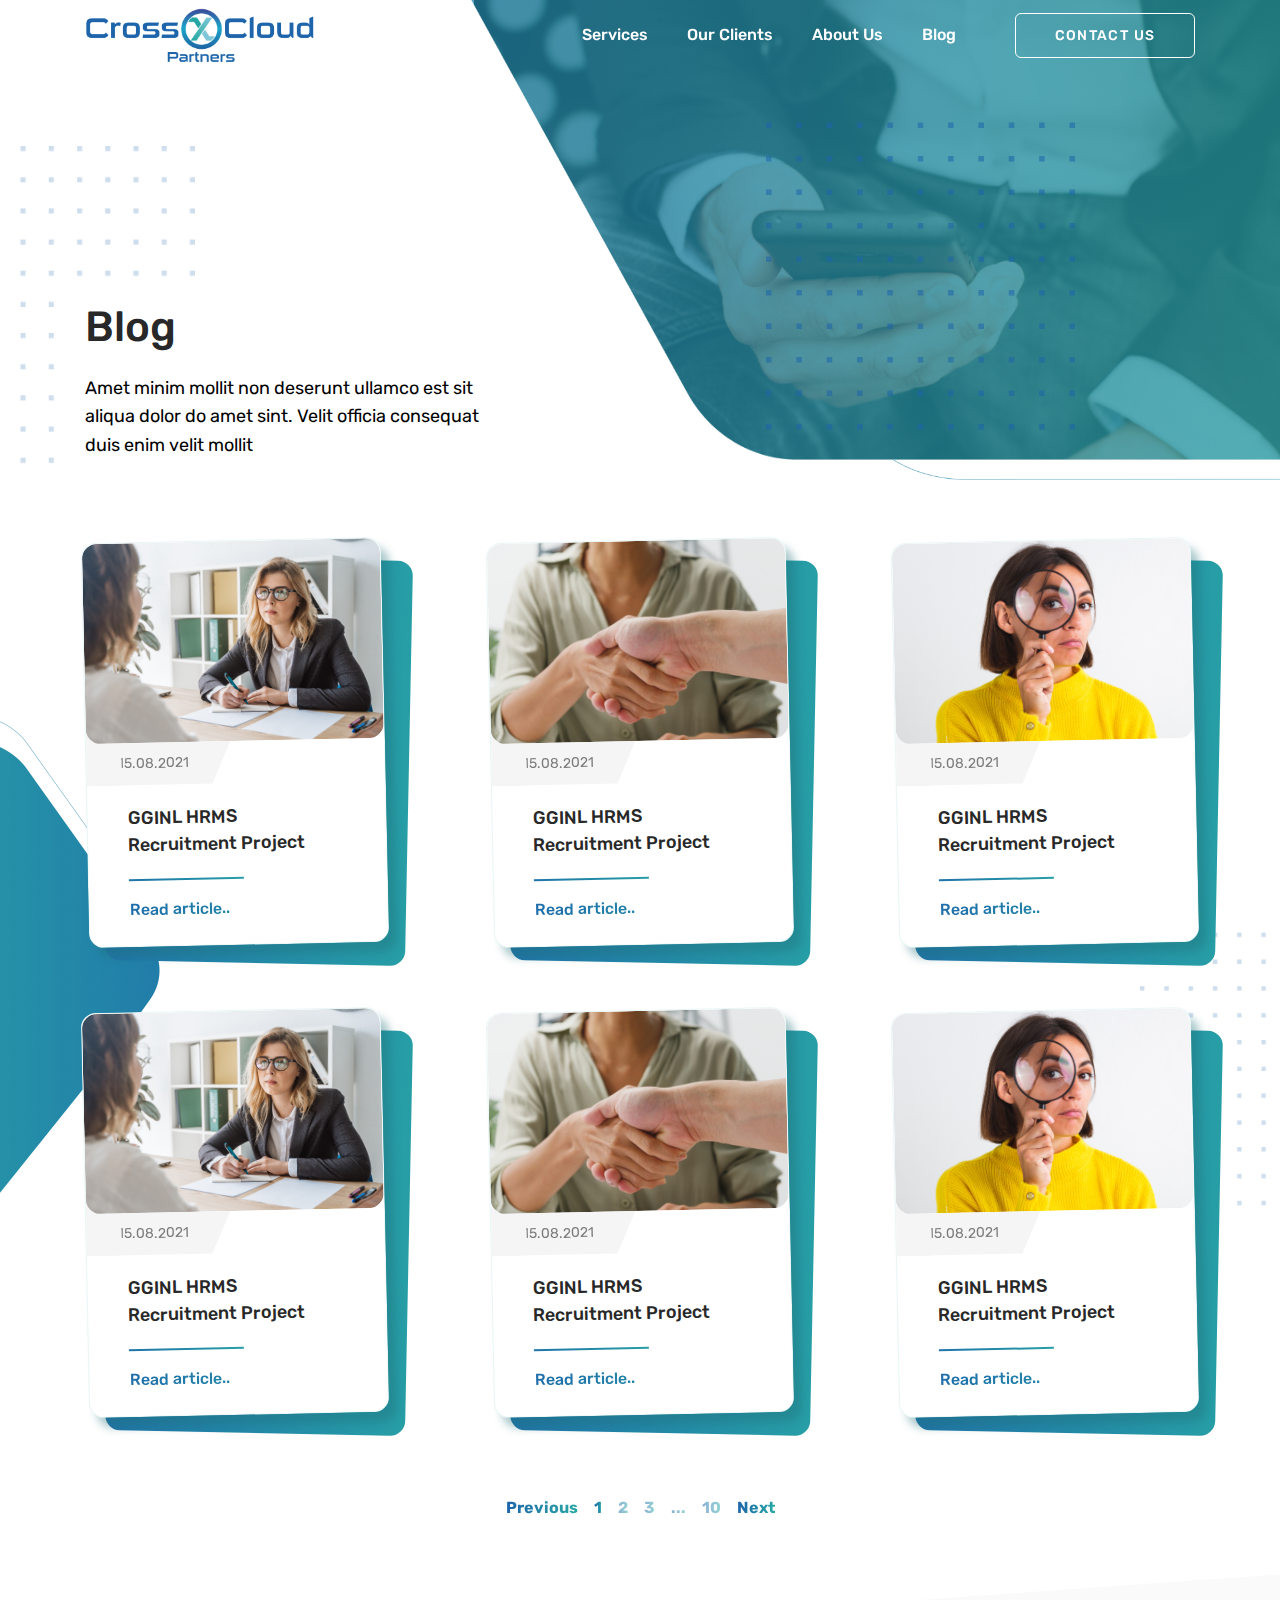
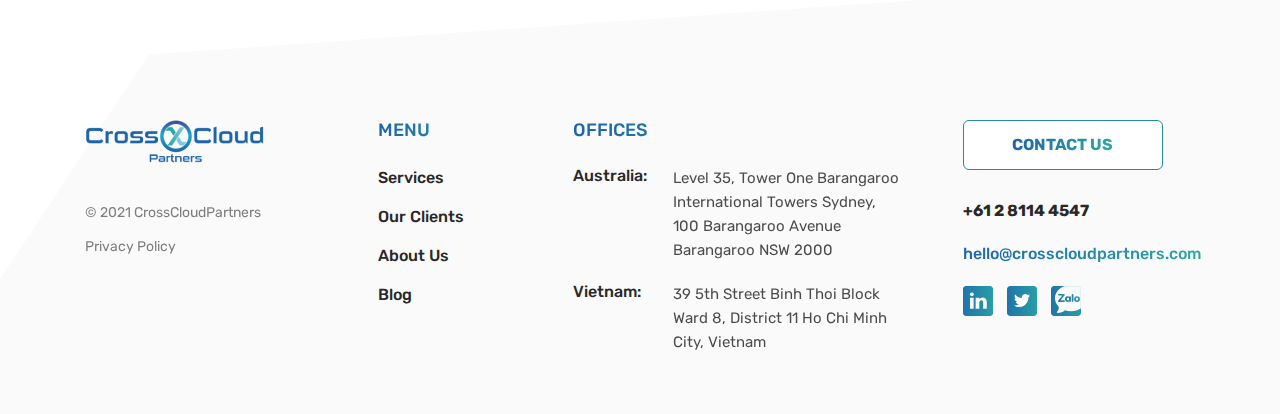
<file: blog.html>
<!DOCTYPE html>
<html lang="en">

<head>
    <meta charset="UTF-8">
    <meta http-equiv="X-UA-Compatible" content="IE=edge">
    <meta name="viewport" content="width=device-width, initial-scale=1.0">
    <title>Blog</title>
    <link rel="stylesheet" href="css/lib/bootstrap.min.css">
    <link rel="stylesheet" href="css/bundle.css">
</head>

<body>
    <header class="header">
        <div class="container">
            <div class="row">
                <div class="col-xl-4 col-lg-3 col-md-4 logocol">
                    <div class="header__logo">
                        <a href="index.html">
                            <img class="bluelogo" src="img/logo.png" alt="logo">
                            <img class="whitelogo" src="img/header__logowhite.png" alt="logo">
                        </a>
                    </div>
                </div>
                <div class="col-xl-8 col-lg-9 col-md-8 d-lg-flex align-items-center menu-mob">
                    <div class="d-lg-flex align-items-center justify-content-end w-100">
                        <nav>
                            <ul>
                                <li><a href="solutions-services.html">Services</a></li>
                                <li><a href="testimonials.html">Our Clients</a></li>
                                <li><a href="about-us.html">About Us</a></li>
                                <li><a href="blog.html">Blog</a></li>
                            </ul>
                        </nav>
                        <a href="contact-us.html" class="borderwhite-btn"><span>Contact us</span></a>
                    </div>
                </div>
                <div class="header__burger">
                    <span></span><span></span><span></span>
                </div>
            </div>
        </div>
    </header>

    <main>
        <section class="welcomescreen welcomescreen_defpage">
            <div class="welcomescreen__mask">
                <img class="maskpic" src="img/maskimg2.png" alt="mask">
                <div class="mainpic">
                    <img src="img/pic3.png" alt="img">
                </div>
            </div>
            <div class="contwrapp">
                <div class="container">
                    <div class="row">
                        <div class="col-lg-5">
                            <div class="welcomescreen-text">
                                <h1>
                                    Blog
                                </h1>
                                <div class="description">
                                    <p>
                                        Amet minim mollit non deserunt ullamco est sit aliqua dolor do amet sint. Velit
                                        officia consequat duis enim velit mollit
                                    </p>
                                </div>
                            </div>
                        </div>
                    </div>
                </div>
            </div>
            <img class="border-img" src="img/border-img.png" alt="img">
        </section>

        <section class="blog-section">
            <div class="container">
                <div class="row no-gutters justify-content-between">
                    <div class="blog-section__item blog-item">
                        <a href="blog-article.html">
                            <div class="blog-item__front">
                                <div class="blog-section__img">
                                    <img src="img/blog1.png" alt="img">
                                </div>

                                <div class="blog-section__content">
                                    <div class="blog-section__date">
                                        <span><text>15.08.2021</text></span>
                                    </div>
                                    <div class="blog-section__title">
                                        <p>GGINL HRMS Recruitment Project</p>
                                    </div>
                                    <p class="blog-section__link">Read article..</p>
                                </div>
                            </div>
                            <div class="blog-item__back"></div>
                        </a>
                    </div>

                    <div class="blog-section__item blog-item">
                        <a href="blog-article.html">
                            <div class="blog-item__front">
                                <div class="blog-section__img">
                                    <img src="img/blog2.png" alt="img">
                                </div>

                                <div class="blog-section__content">
                                    <div class="blog-section__date">
                                        <span><text>15.08.2021</text></span>
                                    </div>
                                    <div class="blog-section__title">
                                        <p>GGINL HRMS Recruitment Project</p>
                                    </div>
                                    <p class="blog-section__link">Read article..</p>
                                </div>
                            </div>
                            <div class="blog-item__back"></div>
                        </a>
                    </div>

                    <div class="blog-section__item blog-item">
                        <a href="blog-article.html">
                            <div class="blog-item__front">
                                <div class="blog-section__img">
                                    <img src="img/blog3.png" alt="img">
                                </div>

                                <div class="blog-section__content">
                                    <div class="blog-section__date">
                                        <span><text>15.08.2021</text></span>
                                    </div>
                                    <div class="blog-section__title">
                                        <p>GGINL HRMS Recruitment Project</p>
                                    </div>
                                    <p class="blog-section__link">Read article..</p>
                                </div>
                            </div>
                            <div class="blog-item__back"></div>
                        </a>
                    </div>

                    <div class="blog-section__item blog-item">
                        <a href="blog-article.html">
                            <div class="blog-item__front">
                                <div class="blog-section__img">
                                    <img src="img/blog1.png" alt="img">
                                </div>

                                <div class="blog-section__content">
                                    <div class="blog-section__date">
                                        <span><text>15.08.2021</text></span>
                                    </div>
                                    <div class="blog-section__title">
                                        <p>GGINL HRMS Recruitment Project</p>
                                    </div>
                                    <p class="blog-section__link">Read article..</p>
                                </div>
                            </div>
                            <div class="blog-item__back"></div>
                        </a>
                    </div>

                    <div class="blog-section__item blog-item">
                        <a href="blog-article.html">
                            <div class="blog-item__front">
                                <div class="blog-section__img">
                                    <img src="img/blog2.png" alt="img">
                                </div>

                                <div class="blog-section__content">
                                    <div class="blog-section__date">
                                        <span><text>15.08.2021</text></span>
                                    </div>
                                    <div class="blog-section__title">
                                        <p>GGINL HRMS Recruitment Project</p>
                                    </div>
                                    <p class="blog-section__link">Read article..</p>
                                </div>
                            </div>
                            <div class="blog-item__back"></div>
                        </a>
                    </div>

                    <div class="blog-section__item blog-item">
                        <a href="blog-article.html">
                            <div class="blog-item__front">
                                <div class="blog-section__img">
                                    <img src="img/blog3.png" alt="img">
                                </div>

                                <div class="blog-section__content">
                                    <div class="blog-section__date">
                                        <span><text>15.08.2021</text></span>
                                    </div>
                                    <div class="blog-section__title">
                                        <p>GGINL HRMS Recruitment Project</p>
                                    </div>
                                    <p class="blog-section__link">Read article..</p>
                                </div>
                            </div>
                            <div class="blog-item__back"></div>
                        </a>
                    </div>


                </div>
                <nav class="pagination">
                    <ul class="pagination__list">
                        <li class="pagination__item pagination__arrow"><a href="#">Previous</a></li>
                        <li class="pagination__item active"><a href="#">1</a></li>
                        <li class="pagination__item"><a href="#">2</a></li>
                        <li class="pagination__item"><a href="#">3</a></li>
                        <li class="pagination__item"><span>...</span></li>
                        <li class="pagination__item"><a href="#">10</a></li>
                        <li class="pagination__item pagination__arrow"><a href="#">Next</a></li>
                    </ul>
                </nav>
            </div>
            <img class="absbgpic serv__bgpic1" src="img/page-backgrounds/sectbg-img1.png" alt="img">
            <img class="absbgpic serv__bgpic2" src="img/page-backgrounds/sectbg-img2.png" alt="img">
        </section>


    </main>




    <footer class="footer">
        <div class="container">
            <div class="row colp60">
                <div class="col-lg-3 col-md-12 footer__logocol">
                    <a href="index.html"><img src="img/logo-footer.png" alt="logo"></a>
                    <p class="foot-c">© 2021 CrossCloudPartners</p>
                    <a href="#" class="footer__privacylink">Privacy Policy</a>
                </div>
                <div class="col-lg-2 col-md-3 col-sm-5 footer__menucol">
                    <p class="footertitle">MENU</p>
                    <ul class="footer__list">
                        <li><a href="solutions-services.html">Services</a></li>
                        <li><a href="testimonials.html">Our Clients</a></li>
                        <li><a href="about-us.html">About Us</a></li>
                        <li><a href="blog.html">Blog</a></li>
                    </ul>
                </div>
                <div class="col-lg-4 col-md-5 col-sm-7 footer__officescol">
                    <p class="footertitle">OFFICES</p>
                    <ul class="footer__list address">
                        <li>
                            <span class="footer__country">Australia:</span>
                            <span class="footer__addr">
                                Level 35, Tower One Barangaroo
                                International Towers Sydney,
                                100 Barangaroo Avenue
                                Barangaroo NSW 2000
                            </span>
                        </li>
                        <li>
                            <span class="footer__country">Vietnam:</span>
                            <span class="footer__addr">
                                39 5th Street
                                Binh Thoi Block
                                Ward 8, District 11
                                Ho Chi Minh City, Vietnam
                            </span>
                        </li>
                    </ul>
                </div>
                <div class="col-lg-3 col-md-4 col-sm-12 footer__contactscol">
                    <a href="contact-us.html" class="borderbtn"><span>Contact us</span></a>
                    <ul class="tellist">
                        <li><a href="tel:+61281144547">+61 2 8114 4547</a></li>
                    </ul>
                    <a href="mailto:hello@crosscloudpartners.com" class="email">hello@crosscloudpartners.com</a>

                    <ul class="soclist">
                        <li><a href="#" target="_blank"><img src="img/linkedin.svg" alt="linkedin"></a></li>
                        <li><a href="#" target="_blank"><img src="img/twitter.svg" alt="twitter"></a></li>
                        <li><a href="#" target="_blank"><img src="img/zalo.svg" alt="zalo"></a></li>
                    </ul>


                </div>
                <div class="footer__tablettext footer__logocol">
                    <p class="foot-c">© 2021 CrossCloudPartners</p>
                    <a href="#" class="footer__privacylink">Privacy Policy</a>
                </div>
            </div>
        </div>
        <img class="absbgpic footer__bgpic1" src="img/page-backgrounds/sectbg-img-footer.png" alt="img">
    </footer>



















    <script src="js/lib/jquery.js"></script>
    <script src="js/lib/bootstrap.min.js"></script>
    <script src="js/common.js"></script>
</body>

</html>
</file>
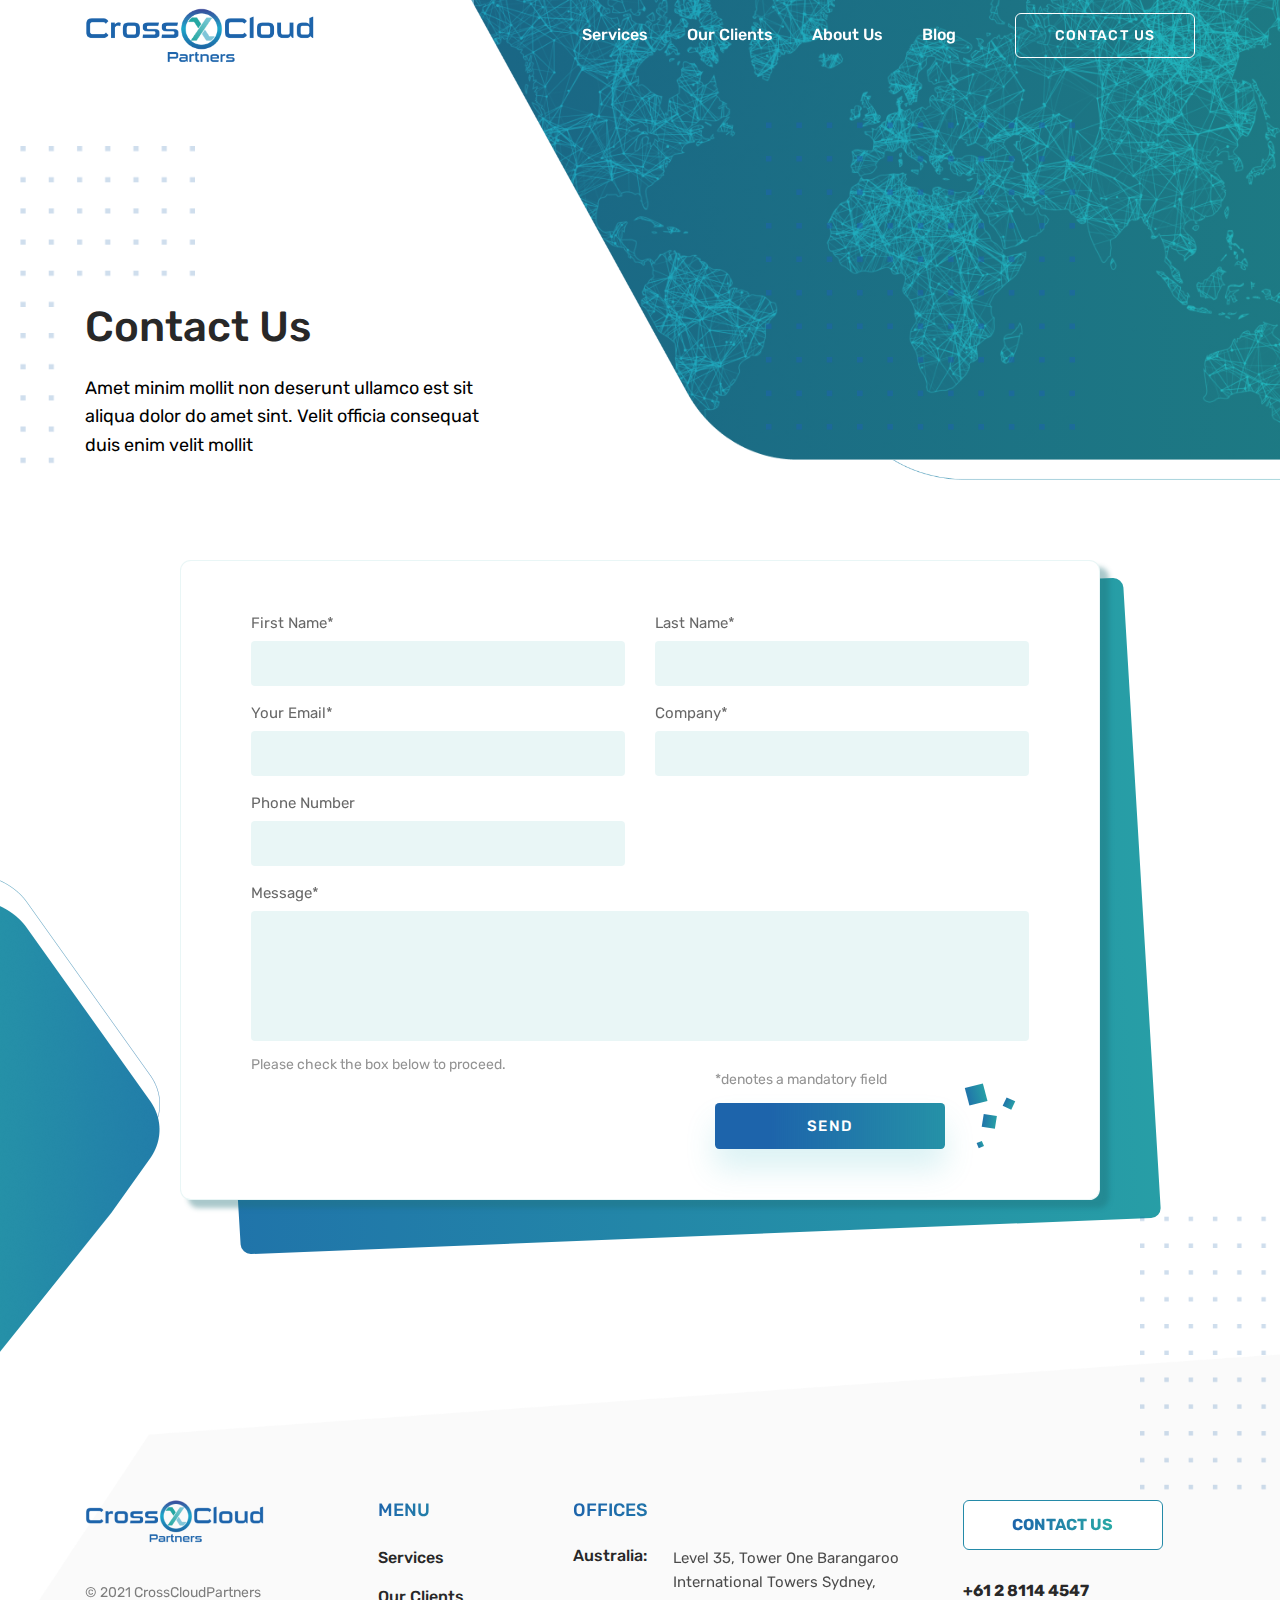
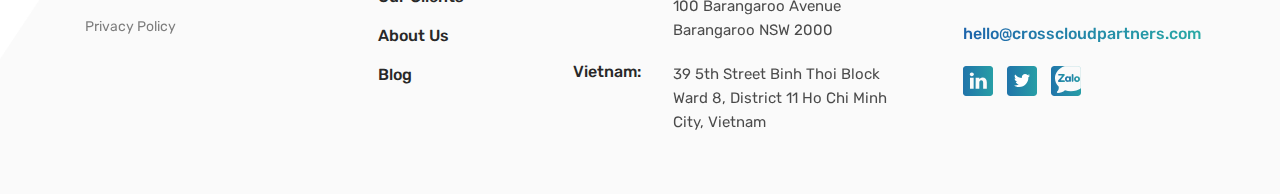
<file: contact-us.html>
<!DOCTYPE html>
<html lang="en">

<head>
    <meta charset="UTF-8">
    <meta http-equiv="X-UA-Compatible" content="IE=edge">
    <meta name="viewport" content="width=device-width, initial-scale=1.0">
    <title>Contact Us</title>
    <link rel="stylesheet" href="css/lib/bootstrap.min.css">
    <link rel="stylesheet" href="css/bundle.css">
</head>

<body>
    <header class="header">
        <div class="container">
            <div class="row">
                <div class="col-xl-4 col-lg-3 col-md-4 logocol">
                    <div class="header__logo">
                        <a href="index.html">
                            <img class="bluelogo" src="img/logo.png" alt="logo">
                            <img class="whitelogo" src="img/header__logowhite.png" alt="logo">
                        </a>
                    </div>
                </div>
                <div class="col-xl-8 col-lg-9 col-md-8 d-lg-flex align-items-center menu-mob">
                    <div class="d-lg-flex align-items-center justify-content-end w-100">
                        <nav>
                            <ul>
                                <li><a href="solutions-services.html">Services</a></li>
                                <li><a href="testimonials.html">Our Clients</a></li>
                                <li><a href="about-us.html">About Us</a></li>
                                <li><a href="blog.html">Blog</a></li>
                            </ul>
                        </nav>
                        <a href="contact-us.html" class="borderwhite-btn"><span>Contact us</span></a>
                    </div>
                </div>
                <div class="header__burger">
                    <span></span><span></span><span></span>
                </div>
            </div>
        </div>
    </header>

    <main>
        <section class="welcomescreen welcomescreen_defpage">
            <div class="welcomescreen__mask">
                <img class="maskpic" src="img/maskimg2.png" alt="mask">
                <div class="mainpic">
                    <img src="img/map.jpg" alt="img">
                </div>
            </div>
            <div class="contwrapp">
                <div class="container">
                    <div class="row">
                        <div class="col-lg-5">
                            <div class="welcomescreen-text">
                                <h1>
                                    Contact Us
                                </h1>
                                <div class="description">
                                    <p>
                                        Amet minim mollit non deserunt ullamco est sit aliqua dolor do amet sint. Velit
                                        officia consequat duis enim velit mollit
                                    </p>
                                </div>
                            </div>
                        </div>
                    </div>
                </div>
            </div>
            <img class="border-img" src="img/border-img.png" alt="img">
        </section>

        <section class="contactus contactus_contpage">
            <div class="container">
                <div class="row justify-content-center">
                    <div class="col-md-10">
                        <div class="contactus__form-wrapper">
                            <div class="contactus__form form-contact">
                                <div class="row">
                                    <div class="col-md-6">
                                        <div class="form-group">
                                            <label for="first-name">First Name*</label>
                                            <input type="text" class="form-control" id="first-name">
                                        </div>
                                    </div>
                                    <div class="col-md-6">
                                        <div class="form-group">
                                            <label for="last-name">Last Name*</label>
                                            <input type="text" class="form-control" id="last-name">
                                        </div>
                                    </div>
                                    <div class="col-md-6">
                                        <div class="form-group">
                                            <label for="email">Your Email*</label>
                                            <input type="email" class="form-control" id="email">
                                        </div>
                                    </div>
                                    <div class="col-md-6">
                                        <div class="form-group">
                                            <label for="company">Company*</label>
                                            <input type="text" class="form-control" id="company">
                                        </div>
                                    </div>
                                    <div class="col-md-6">
                                        <div class="form-group">
                                            <label for="tel">Phone Number</label>
                                            <input type="text" class="form-control" id="tel">
                                        </div>
                                    </div>
                                    <div class="col-12">
                                        <div class="form-group">
                                            <label for="message">Message*</label>
                                            <textarea class="form-control" id="message"></textarea>
                                        </div>
                                    </div>
                                    <div class="col-lg-6 col-md-126">
                                        <div class="capcha-block">
                                            <!-- <img src="img/capcha-img.png" alt="img"> -->
                                            <p>Please check the box below to proceed.</p>
                                            <form action="?" method="POST">
                                                <div class="g-recaptcha"
                                                    style="transform:scale(0.8); transform-origin:0;"
                                                    data-sitekey="6Lf2yFUcAAAAAEJItbNuQ8-GrSHRzObPH4o_Y8sy"></div>
                                                <!-- <br />
                                                <input type="submit" value="Submit"> -->
                                            </form>
                                        </div>

                                    </div>
                                    <div class="col-lg-6 col-md-12">
                                        <div class="contactus__submitbox submit-box">
                                            <div class="submit-box__left">
                                                <p>*denotes a mandatory field</p>
                                                <input class="submit-box__btn" type="submit" value="SEND">
                                            </div>
                                            <div class="submit-box__right">
                                                <img src="img/figure-form.svg" alt="img">
                                            </div>
                                        </div>
                                    </div>
                                </div>
                            </div>




                        </div>
                    </div>
                </div>
            </div>
            <img class="absbgpic serv__bgpic1" src="img/page-backgrounds/sectbg-img1.png" alt="img">
            <img class="absbgpic serv__bgpic2" src="img/page-backgrounds/sectbg-img2.png" alt="img">
        </section>



    </main>




    <footer class="footer">
        <div class="container">
            <div class="row colp60">
                <div class="col-lg-3 col-md-12 footer__logocol">
                    <a href="index.html"><img src="img/logo-footer.png" alt="logo"></a>
                    <p class="foot-c">© 2021 CrossCloudPartners</p>
                    <a href="#" class="footer__privacylink">Privacy Policy</a>
                </div>
                <div class="col-lg-2 col-md-3 col-sm-5 footer__menucol">
                    <p class="footertitle">MENU</p>
                    <ul class="footer__list">
                        <li><a href="solutions-services.html">Services</a></li>
                        <li><a href="testimonials.html">Our Clients</a></li>
                        <li><a href="about-us.html">About Us</a></li>
                        <li><a href="blog.html">Blog</a></li>
                    </ul>
                </div>
                <div class="col-lg-4 col-md-5 col-sm-7 footer__officescol">
                    <p class="footertitle">OFFICES</p>
                    <ul class="footer__list address">
                        <li>
                            <span class="footer__country">Australia:</span>
                            <span class="footer__addr">
                                Level 35, Tower One Barangaroo
                                International Towers Sydney,
                                100 Barangaroo Avenue
                                Barangaroo NSW 2000
                            </span>
                        </li>
                        <li>
                            <span class="footer__country">Vietnam:</span>
                            <span class="footer__addr">
                                39 5th Street
                                Binh Thoi Block
                                Ward 8, District 11
                                Ho Chi Minh City, Vietnam
                            </span>
                        </li>
                    </ul>
                </div>
                <div class="col-lg-3 col-md-4 col-sm-12 footer__contactscol">
                    <a href="contact-us.html" class="borderbtn"><span>Contact us</span></a>
                    <ul class="tellist">
                        <li><a href="tel:+61281144547">+61 2 8114 4547</a></li>
                    </ul>
                    <a href="mailto:hello@crosscloudpartners.com" class="email">hello@crosscloudpartners.com</a>

                    <ul class="soclist">
                        <li><a href="#" target="_blank"><img src="img/linkedin.svg" alt="linkedin"></a></li>
                        <li><a href="#" target="_blank"><img src="img/twitter.svg" alt="twitter"></a></li>
                        <li><a href="#" target="_blank"><img src="img/zalo.svg" alt="zalo"></a></li>
                    </ul>


                </div>
                <div class="footer__tablettext footer__logocol">
                    <p class="foot-c">© 2021 CrossCloudPartners</p>
                    <a href="#" class="footer__privacylink">Privacy Policy</a>
                </div>
            </div>
        </div>
        <img class="absbgpic footer__bgpic1" src="img/page-backgrounds/sectbg-img-footer.png" alt="img">
    </footer>



















    <script src="js/lib/jquery.js"></script>
    <script src="js/lib/bootstrap.min.js"></script>
    <script src="https://www.google.com/recaptcha/api.js" async defer></script>
    <script src="js/common.js"></script>



</body>

</html>
</file>
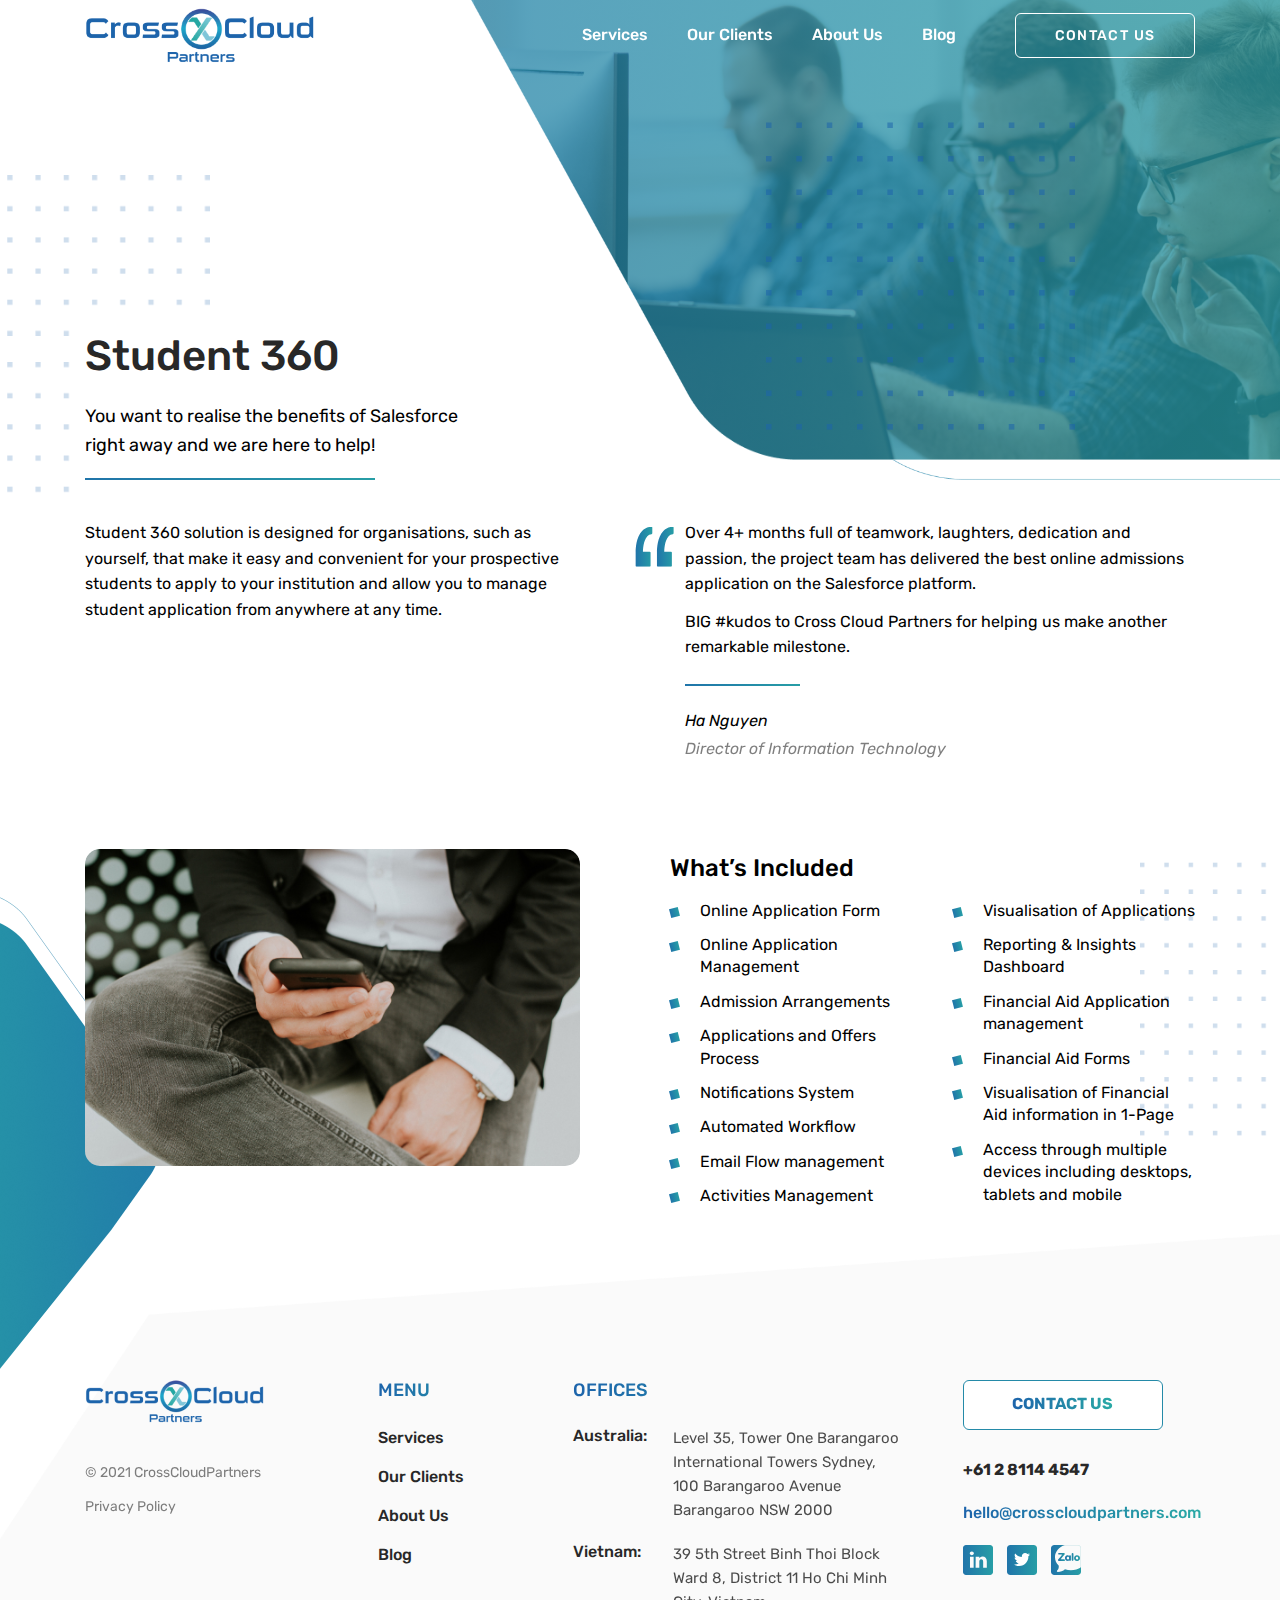
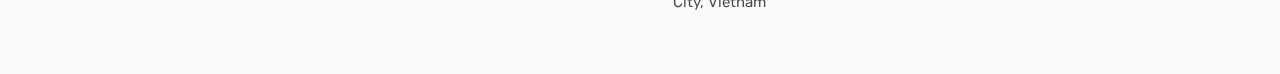
<file: service-single.html>
<!DOCTYPE html>
<html lang="en">

<head>
    <meta charset="UTF-8">
    <meta http-equiv="X-UA-Compatible" content="IE=edge">
    <meta name="viewport" content="width=device-width, initial-scale=1.0">
    <title>Solution Single</title>
    <link rel="stylesheet" href="css/lib/bootstrap.min.css">
    <link rel="stylesheet" href="css/bundle.css">
</head>

<body>
    <header class="header">
        <div class="container">
            <div class="row">
                <div class="col-xl-4 col-lg-3 col-md-4 logocol">
                    <div class="header__logo">
                        <a href="index.html">
                            <img class="bluelogo" src="img/logo.png" alt="logo">
                            <img class="whitelogo" src="img/header__logowhite.png" alt="logo">
                        </a>
                    </div>
                </div>
                <div class="col-xl-8 col-lg-9 col-md-8 d-lg-flex align-items-center menu-mob">
                    <div class="d-lg-flex align-items-center justify-content-end w-100">
                        <nav>
                            <ul>
                                <li><a href="solutions-services.html">Services</a></li>
                                <li><a href="testimonials.html">Our Clients</a></li>
                                <li><a href="about-us.html">About Us</a></li>
                                <li><a href="blog.html">Blog</a></li>
                            </ul>
                        </nav>
                        <a href="contact-us.html" class="borderwhite-btn"><span>Contact us</span></a>
                    </div>
                </div>
                <div class="header__burger">
                    <span></span><span></span><span></span>
                </div>
            </div>
        </div>
    </header>

    <main>
        <section class="welcomescreen welcomescreen_defpage">
            <div class="welcomescreen__mask">
                <img class="maskpic" src="img/maskimg2.png" alt="mask">
                <div class="mainpic">
                    <img src="img/pic2.png" alt="img">
                </div>
            </div>
            <div class="contwrapp">
                <div class="container">
                    <div class="row">
                        <div class="col-lg-5">
                            <div class="welcomescreen-text solution">
                                <h1>
                                    Student 360
                                </h1>
                                <div class="description">
                                    <p>You want to realise the benefits of Salesforce right away and we are here to
                                        help!</p>
                                </div>
                            </div>
                        </div>
                    </div>
                </div>
            </div>
            <img class="border-img" src="img/border-img.png" alt="img">
        </section>

        <section class="solution-content">
            <div class="container">
                <div class="row colp60">
                    <div class="col-lg-6">
                        <div class="solution-content__textbox">
                            <p>
                                Student 360 solution is designed for organisations, such as yourself, that make it easy
                                and
                                convenient for your prospective students to apply to your institution and allow you to
                                manage student application from anywhere at any time.
                            </p>
                        </div>
                    </div>
                    <div class="col-lg-6 d-flex justify-content-lg-end quote-img">
                        <div class="solution-content__textbox">
                            <p>
                                Over 4+ months full of teamwork, laughters, dedication and passion, the project team has
                                delivered the best online admissions application on the Salesforce platform.​
                            </p>
                            <p>BIG #kudos to Cross Cloud Partners for helping us make another remarkable milestone.​</p>

                            <div class="solution-content__author">
                                <p class="name">Ha Nguyen​</p>
                                <p class="proff">Director of Information Technology</p>
                            </div>
                        </div>

                    </div>
                </div>
                <div class="row colp60 t88">
                    <div class="col-lg-6">
                        <div class="solsingleftpic"><img src="img/pic2.jpg" alt="img"></div>
                    </div>
                    <div class="col-lg-6">

                        <div class="solution-content__textbox ">
                            <p class="title">What’s Included</p>
                            <div class="d-flex justify-content-between twolists">
                                <ul class="custom-ul">
                                    <li>Online Application Form​
                                    </li>
                                    <li>Online Application Management​
                                    </li>
                                    <li>Admission Arrangements​
                                    </li>
                                    <li>Applications and Offers Process</li>
                                    <li>Notifications System</li>
                                    <li>Automated Workflow</li>
                                    <li>Email Flow management​
                                    </li>
                                    <li>Activities Management</li>
                                </ul>
                                <ul>
                                    <li>Visualisation of Applications </li>
                                    <li>Reporting & Insights Dashboard</li>
                                    <li>Financial Aid Application management</li>
                                    <li>Financial Aid Forms</li>
                                    <li>Visualisation of Financial Aid information in 1-Page</li>
                                    <li>
                                        Access through multiple devices including desktops, tablets and mobile
                                    </li>
                                </ul>
                            </div>
                        </div>
                    </div>
                </div>
            </div>
            <img class="absbgpic serv__bgpic1" src="img/page-backgrounds/sectbg-img1.png" alt="img">
            <img class="absbgpic serv__bgpic2" src="img/page-backgrounds/sectbg-img2.png" alt="img">
        </section>
    </main>


    <footer class="footer">
        <div class="container">
            <div class="row colp60">
                <div class="col-lg-3 col-md-12 footer__logocol">
                    <a href="index.html"><img src="img/logo-footer.png" alt="logo"></a>
                    <p class="foot-c">© 2021 CrossCloudPartners</p>
                    <a href="#" class="footer__privacylink">Privacy Policy</a>
                </div>
                <div class="col-lg-2 col-md-3 col-sm-5 footer__menucol">
                    <p class="footertitle">MENU</p>
                    <ul class="footer__list">
                        <li><a href="solutions-services.html">Services</a></li>
                        <li><a href="testimonials.html">Our Clients</a></li>
                        <li><a href="about-us.html">About Us</a></li>
                        <li><a href="blog.html">Blog</a></li>
                    </ul>
                </div>
                <div class="col-lg-4 col-md-5 col-sm-7 footer__officescol">
                    <p class="footertitle">OFFICES</p>
                    <ul class="footer__list address">
                        <li>
                            <span class="footer__country">Australia:</span>
                            <span class="footer__addr">
                                Level 35, Tower One Barangaroo
                                International Towers Sydney,
                                100 Barangaroo Avenue
                                Barangaroo NSW 2000
                            </span>
                        </li>
                        <li>
                            <span class="footer__country">Vietnam:</span>
                            <span class="footer__addr">
                                39 5th Street
                                Binh Thoi Block
                                Ward 8, District 11
                                Ho Chi Minh City, Vietnam
                            </span>
                        </li>
                    </ul>
                </div>
                <div class="col-lg-3 col-md-4 col-sm-12 footer__contactscol">
                    <a href="contact-us.html" class="borderbtn"><span>Contact us</span></a>
                    <ul class="tellist">
                        <li><a href="tel:+61281144547">+61 2 8114 4547</a></li>
                    </ul>
                    <a href="mailto:hello@crosscloudpartners.com" class="email">hello@crosscloudpartners.com</a>

                    <ul class="soclist">
                        <li><a href="#" target="_blank"><img src="img/linkedin.svg" alt="linkedin"></a></li>
                        <li><a href="#" target="_blank"><img src="img/twitter.svg" alt="twitter"></a></li>
                        <li><a href="#" target="_blank"><img src="img/zalo.svg" alt="zalo"></a></li>
                    </ul>


                </div>
                <div class="footer__tablettext footer__logocol">
                    <p class="foot-c">© 2021 CrossCloudPartners</p>
                    <a href="#" class="footer__privacylink">Privacy Policy</a>
                </div>
            </div>
        </div>
        <img class="absbgpic footer__bgpic1" src="img/page-backgrounds/sectbg-img-footer.png" alt="img">
    </footer>



















    <script src="js/lib/jquery.js"></script>
    <script src="js/lib/bootstrap.min.js"></script>
    <script src="js/common.js"></script>
</body>

</html>
</file>
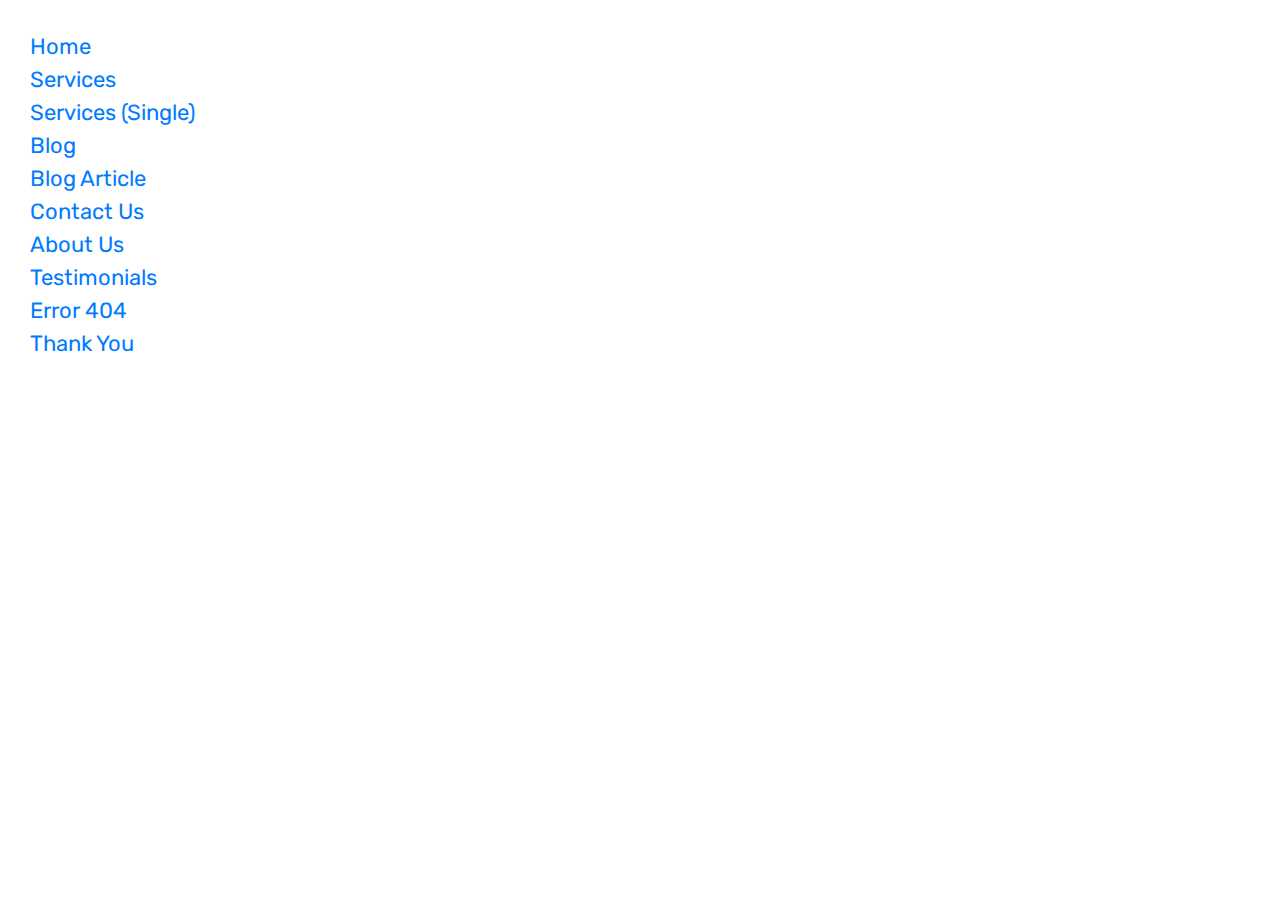
<file: sitemap.html>
<!DOCTYPE html>
<html lang="en">

<head>
    <meta charset="UTF-8">
    <meta http-equiv="X-UA-Compatible" content="IE=edge">
    <meta name="viewport" content="width=device-width, initial-scale=1.0">
    <title>Sitemap</title>
    <link rel="stylesheet" href="css/lib/bootstrap.min.css">
    <link rel="stylesheet" href="css/bundle.css">
</head>

<body>
    <ul>
        <li><a href="index.html" target="_blank">Home</a></li>
        <li><a href="solutions-services.html" target="_blank">Services</a></li>
        <li><a href="service-single.html" target="_blank">Services (Single)</a></li>
        <li><a href="blog.html" target="_blank">Blog</a></li>
        <li><a href="blog-article.html" target="_blank">Blog Article</a></li>
        <li><a href="contact-us.html" target="_blank">Contact Us</a></li>
        <li><a href="about-us.html" target="_blank">About Us</a></li>
        <li><a href="testimonials.html" target="_blank">Testimonials</a></li>
        <li><a href="error.html" target="_blank">Error 404</a></li>
        <li><a href="thanks.html" target="_blank">Thank You</a></li>
    </ul>
</body>


<style>
    ul {
        list-style-type: none;
        padding: 30px;
        margin: 0;
    }

    a {
        text-decoration: none;
        font-size: 22px;
    }
</style>

</html>
</file>
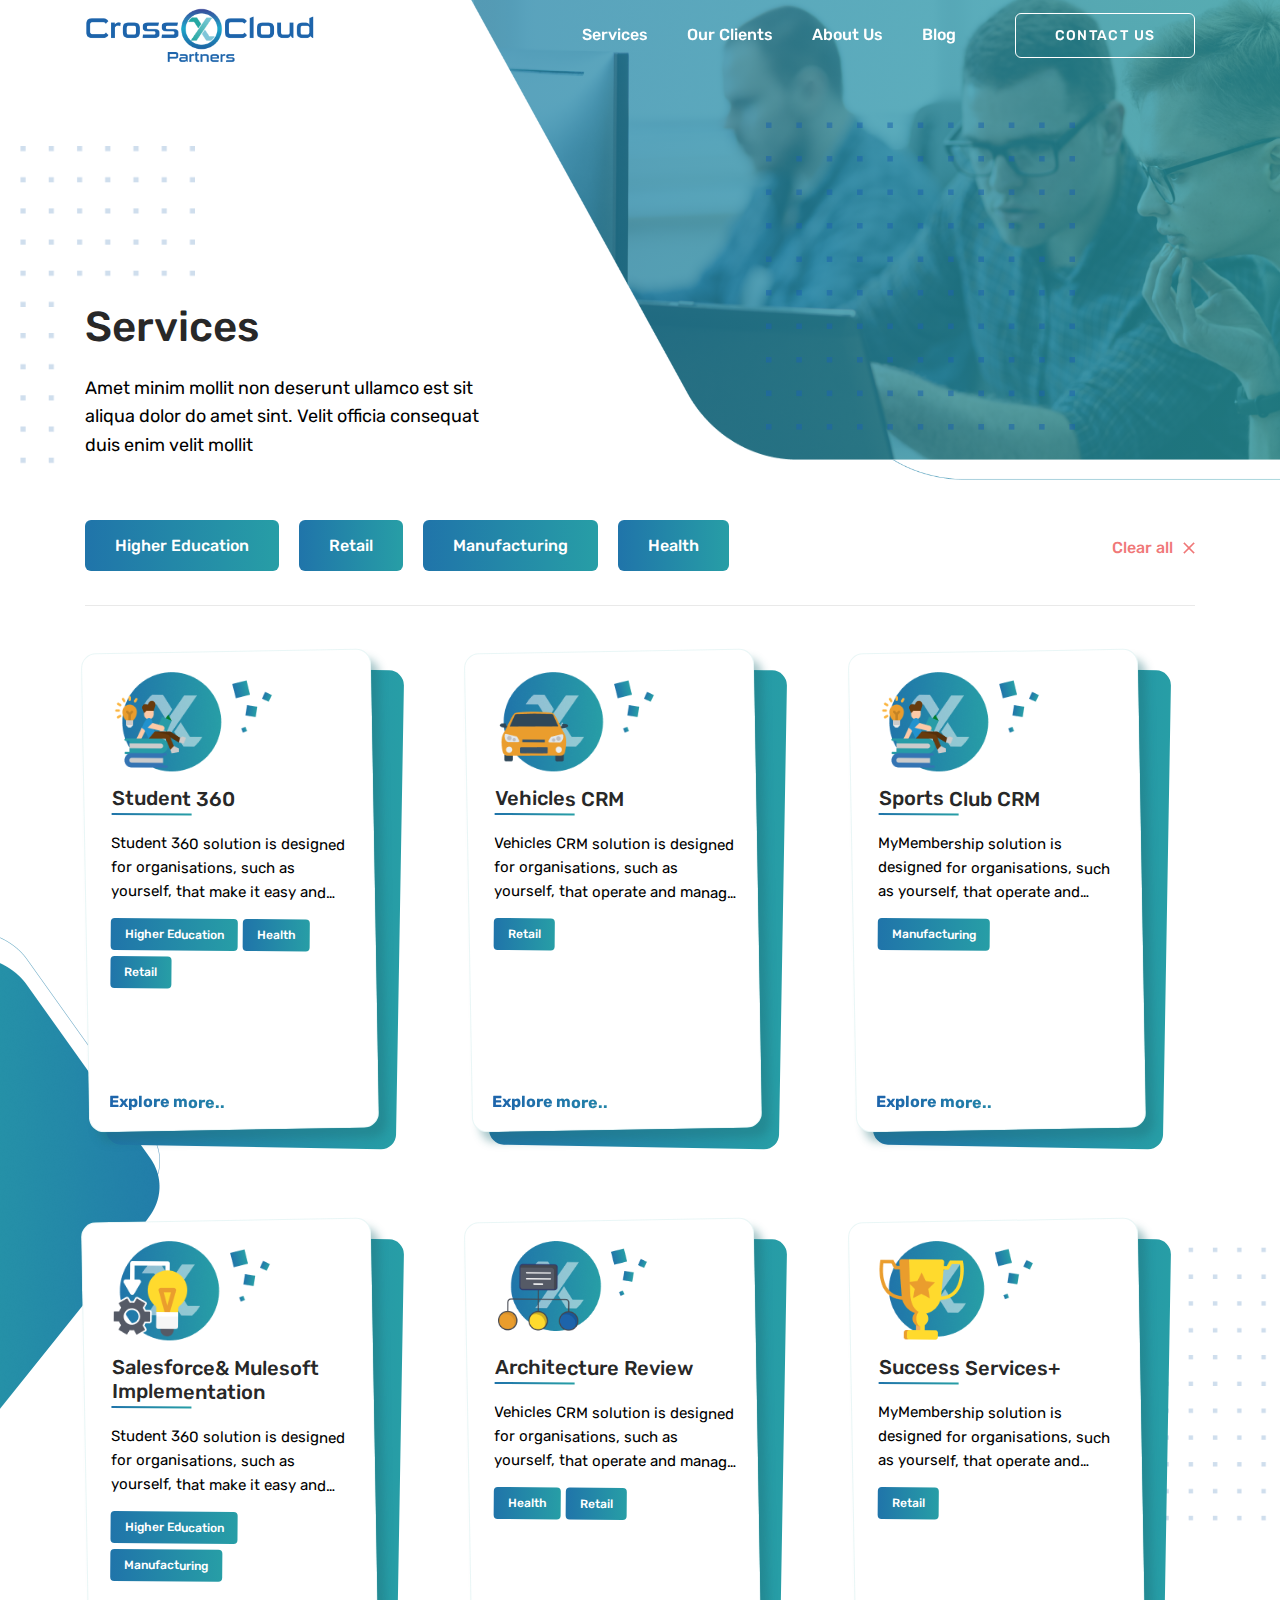
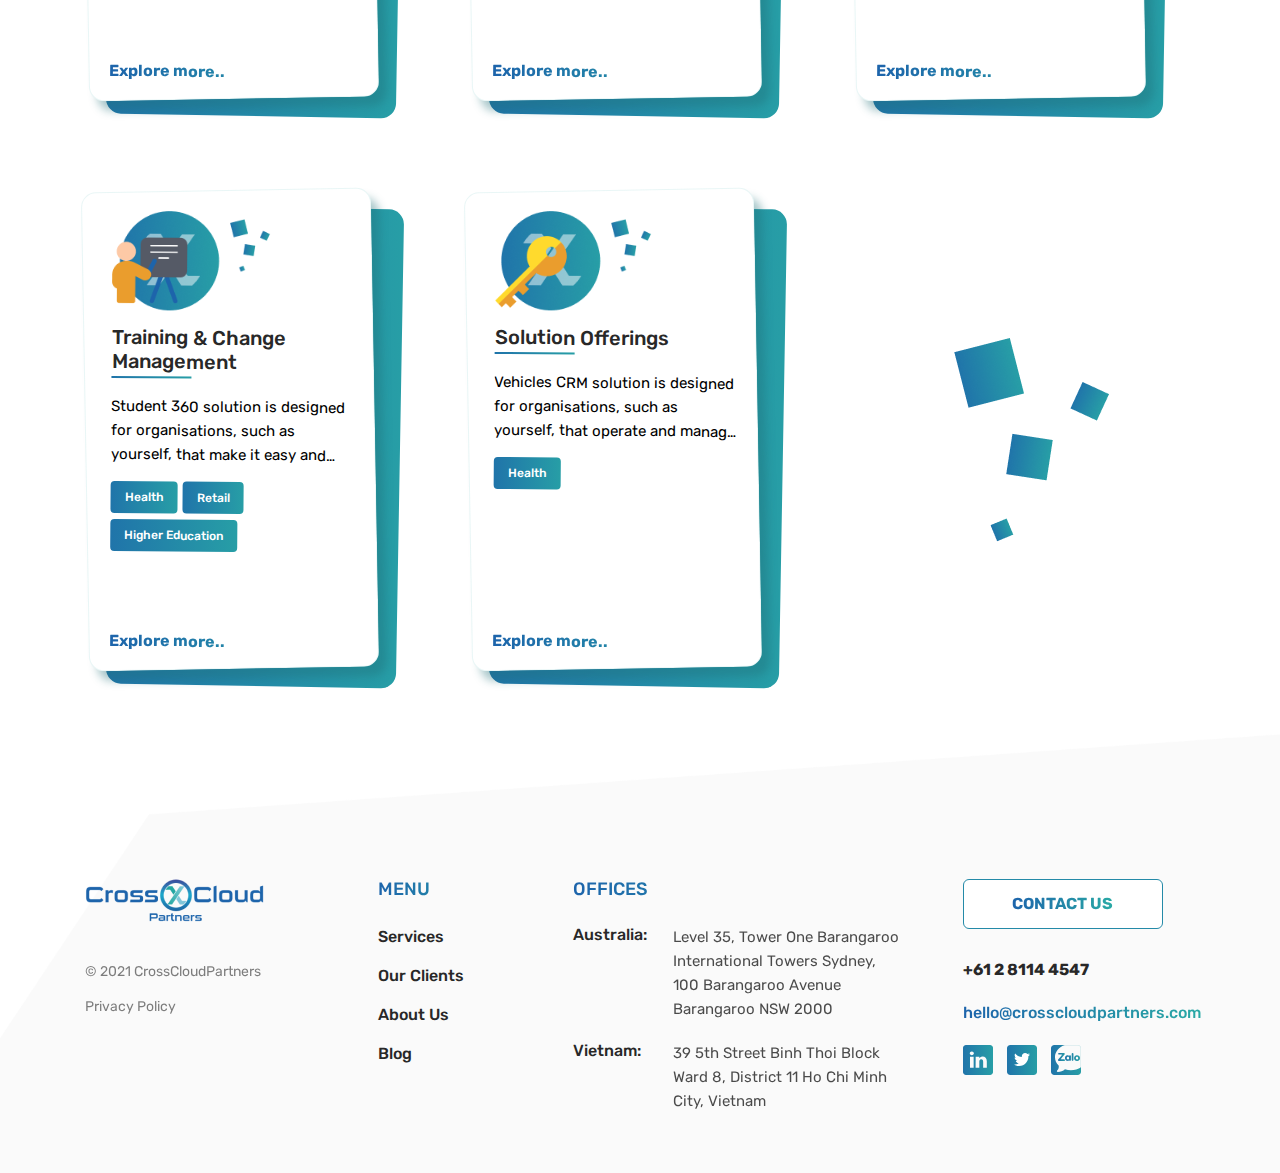
<file: solutions-services.html>
<!DOCTYPE html>
<html lang="en">

<head>
    <meta charset="UTF-8">
    <meta http-equiv="X-UA-Compatible" content="IE=edge">
    <meta name="viewport" content="width=device-width, initial-scale=1.0">
    <title>Solutions</title>
    <link rel="stylesheet" href="css/lib/bootstrap.min.css">
    <link rel="stylesheet" href="css/bundle.css">
</head>

<body>
    <header class="header">
        <div class="container">
            <div class="row">
                <div class="col-xl-4 col-lg-3 col-md-4 logocol">
                    <div class="header__logo">
                        <a href="index.html">
                            <img class="bluelogo" src="img/logo.png" alt="logo">
                            <img class="whitelogo" src="img/header__logowhite.png" alt="logo">
                        </a>
                    </div>
                </div>
                <div class="col-xl-8 col-lg-9 col-md-8 d-lg-flex align-items-center menu-mob">
                    <div class="d-lg-flex align-items-center justify-content-end w-100">
                        <nav>
                            <ul>
                                <li><a href="solutions-services.html">Services</a></li>
                                <li><a href="testimonials.html">Our Clients</a></li>
                                <li><a href="about-us.html">About Us</a></li>
                                <li><a href="blog.html">Blog</a></li>
                            </ul>
                        </nav>
                        <a href="contact-us.html" class="borderwhite-btn"><span>Contact us</span></a>
                    </div>
                </div>
                <div class="header__burger">
                    <span></span><span></span><span></span>
                </div>
            </div>
        </div>
    </header>

    <main>
        <section class="welcomescreen welcomescreen_defpage">
            <div class="welcomescreen__mask">
                <img class="maskpic" src="img/maskimg2.png" alt="mask">
                <div class="mainpic">
                    <img src="img/pic2.png" alt="img">
                </div>
            </div>
            <div class="contwrapp">
                <div class="container">
                    <div class="row">
                        <div class="col-lg-5">
                            <div class="welcomescreen-text">
                                <h1>
                                    Services
                                </h1>
                                <div class="description">
                                    <p>Amet minim mollit non deserunt ullamco est sit aliqua dolor do amet sint. Velit
                                        officia consequat duis enim velit mollit</p>
                                </div>
                            </div>
                        </div>
                    </div>
                </div>
            </div>
            <img class="border-img" src="img/border-img.png" alt="img">
        </section>

        <section class="services">
            <div class="container">
                <div class="services__header header-services">
                    <ul class="header-services__filterlist">
                        <li><span class="header-services__filterbtn btn-he active">Higher Education</span></li>
                        <li><span class="header-services__filterbtn btn-retail active">Retail</span></li>
                        <li><span class="header-services__filterbtn btn-manufact active">Manufacturing</span></li>
                        <li><span class="header-services__filterbtn btn-health active">Health</span></li>
                    </ul>
                    <span class="header-services__clearall">Clear all</span>
                </div>

                <div class="services__body body-services">
                    <div class="row">
                        <div class="col-lg-4 col-md-6 body-services__item cat-highted cat-health cat-retail">
                            <a href="service-single.html">
                                <div class="solution">
                                    <div class="solution__whitewrapp">
                                        <div class="solution__whitetext">
                                            <div class="solution__topgroup">
                                                <img src="img/solution1.png" alt="img">
                                                <p class="title">Student 360</p>
                                                <div class="descr">
                                                    <p>
                                                        Student 360 solution is designed for organisations, such as
                                                        yourself, that make it easy and convenient​..
                                                    </p>
                                                </div>
                                                <div class="solution__category">
                                                    <span>Higher Education</span>
                                                    <span>Health</span>
                                                    <span>Retail</span>
                                                </div>
                                            </div>
                                            <p class="exploretext">Explore more..</p>
                                        </div>
                                    </div>
                                    <div class="solution__vkuebg">
                                    </div>
                                </div>
                            </a>
                        </div>
                        <div class="col-lg-4 col-md-6 body-services__item cat-retail">
                            <a href="service-single.html">
                                <div class="solution">
                                    <div class="solution__whitewrapp">
                                        <div class="solution__whitetext">
                                            <div class="solution__topgroup">
                                                <img src="img/solution2.png" alt="img">
                                                <p class="title">Vehicles CRM </p>
                                                <div class="descr">
                                                    <p>
                                                        Vehicles CRM solution is designed for organisations, such as
                                                        yourself, that operate and manage vehicle..​
                                                    </p>
                                                </div>
                                                <div class="solution__category">
                                                    <span>Retail</span>
                                                </div>
                                            </div>
                                            <p class="exploretext">Explore more..</p>
                                        </div>
                                    </div>
                                    <div class="solution__vkuebg">

                                    </div>
                                </div>
                            </a>
                        </div>
                        <div class="col-lg-4 col-md-6 body-services__item cat-manufacturing">
                            <a href="service-single.html">
                                <div class="solution">
                                    <div class="solution__whitewrapp">
                                        <div class="solution__whitetext">
                                            <div class="solution__topgroup">
                                                <img src="img/solution1.png" alt="img">
                                                <p class="title">Sports Club CRM ​</p>
                                                <div class="descr">
                                                    <p>
                                                        MyMembership solution is designed for organisations, such as
                                                        yourself, that operate and manage.​.
                                                    </p>
                                                </div>
                                                <div class="solution__category">
                                                    <span>Manufacturing</span>
                                                </div>
                                            </div>
                                            <p class="exploretext">Explore more..</p>
                                        </div>
                                    </div>
                                    <div class="solution__vkuebg">

                                    </div>
                                </div>
                            </a>
                        </div>
                        <div class="col-lg-4 col-md-6 body-services__item cat-highted cat-manufacturing">
                            <a href="service-single.html">
                                <div class="solution">
                                    <div class="solution__whitewrapp">
                                        <div class="solution__whitetext">
                                            <div class="solution__topgroup">
                                                <img src="img/solution4.png" alt="img">
                                                <p class="title">Salesforce& Mulesoft Implementation</p>
                                                <div class="descr">
                                                    <p>
                                                        Student 360 solution is designed for organisations, such as
                                                        yourself, that make it easy and convenient..
                                                    </p>
                                                </div>
                                                <div class="solution__category">
                                                    <span>Higher Education</span>
                                                    <span>Manufacturing</span>
                                                </div>
                                            </div>
                                            <p class="exploretext">Explore more..</p>
                                        </div>
                                    </div>
                                    <div class="solution__vkuebg">
                                    </div>
                                </div>
                            </a>
                        </div>
                        <div class="col-lg-4 col-md-6 body-services__item cat-health cat-retail">
                            <a href="service-single.html">
                                <div class="solution">
                                    <div class="solution__whitewrapp">
                                        <div class="solution__whitetext">
                                            <div class="solution__topgroup">
                                                <img src="img/solution5.png" alt="img">
                                                <p class="title">Architecture Review</p>
                                                <div class="descr">
                                                    <p>
                                                        Vehicles CRM solution is designed for organisations, such as
                                                        yourself, that operate and manage vehicle..​
                                                    </p>
                                                </div>
                                                <div class="solution__category">
                                                    <span>Health</span>
                                                    <span>Retail</span>
                                                </div>
                                            </div>
                                            <p class="exploretext">Explore more..</p>
                                        </div>
                                    </div>
                                    <div class="solution__vkuebg">

                                    </div>
                                </div>
                            </a>
                        </div>
                        <div class="col-lg-4 col-md-6 body-services__item cat-retail">
                            <a href="service-single.html">
                                <div class="solution">
                                    <div class="solution__whitewrapp">
                                        <div class="solution__whitetext">
                                            <div class="solution__topgroup">
                                                <img src="img/solution6.png" alt="img">
                                                <p class="title">Success Services+​</p>
                                                <div class="descr">
                                                    <p>
                                                        MyMembership solution is designed for organisations, such as
                                                        yourself, that operate and manag.​.
                                                    </p>
                                                </div>
                                                <div class="solution__category">
                                                    <span>Retail</span>
                                                </div>
                                            </div>
                                            <p class="exploretext">Explore more..</p>
                                        </div>
                                    </div>
                                    <div class="solution__vkuebg">

                                    </div>
                                </div>
                            </a>
                        </div>
                        <div class="col-lg-4 col-md-6 body-services__item cat-health cat-retail cat-highted">
                            <a href="service-single.html">
                                <div class="solution">
                                    <div class="solution__whitewrapp">
                                        <div class="solution__whitetext">
                                            <div class="solution__topgroup">
                                                <img src="img/solution7.png" alt="img">
                                                <p class="title">Training & Change Management​</p>
                                                <div class="descr">
                                                    <p>
                                                        Student 360 solution is designed for organisations, such as
                                                        yourself, that make it easy and convenient..
                                                    </p>
                                                </div>
                                                <div class="solution__category">
                                                    <span>Health</span>
                                                    <span>Retail</span>
                                                    <span>Higher Education</span>
                                                </div>
                                            </div>
                                            <p class="exploretext">Explore more..</p>
                                        </div>
                                    </div>
                                    <div class="solution__vkuebg">

                                    </div>
                                </div>
                            </a>
                        </div>
                        <div class="col-lg-4 col-md-6 body-services__item cat-health">
                            <a href="service-single.html">
                                <div class="solution">
                                    <div class="solution__whitewrapp">
                                        <div class="solution__whitetext">
                                            <div class="solution__topgroup">
                                                <img src="img/solution8.png" alt="img">
                                                <p class="title">Solution Offerings​</p>
                                                <div class="descr">
                                                    <p>
                                                        Vehicles CRM solution is designed for organisations, such as
                                                        yourself, that operate and manage vehicle..​
                                                    </p>
                                                </div>
                                                <div class="solution__category">
                                                    <span>Health</span>
                                                </div>
                                            </div>
                                            <p class="exploretext">Explore more..</p>
                                        </div>
                                    </div>
                                    <div class="solution__vkuebg">

                                    </div>
                                </div>
                            </a>
                        </div>
                    </div>
                </div>
            </div>
            <img class="absbgpic serv__bgpic1" src="img/page-backgrounds/sectbg-img1.png" alt="img">
            <img class="absbgpic serv__bgpic2" src="img/page-backgrounds/sectbg-img2.png" alt="img">
        </section>

    </main>




    <footer class="footer">
        <div class="container">
            <div class="row colp60">
                <div class="col-lg-3 col-md-12 footer__logocol">
                    <a href="index.html"><img src="img/logo-footer.png" alt="logo"></a>
                    <p class="foot-c">© 2021 CrossCloudPartners</p>
                    <a href="#" class="footer__privacylink">Privacy Policy</a>
                </div>
                <div class="col-lg-2 col-md-3 col-sm-5 footer__menucol">
                    <p class="footertitle">MENU</p>
                    <ul class="footer__list">
                        <li><a href="solutions-services.html">Services</a></li>
                        <li><a href="testimonials.html">Our Clients</a></li>
                        <li><a href="about-us.html">About Us</a></li>
                        <li><a href="blog.html">Blog</a></li>
                    </ul>
                </div>
                <div class="col-lg-4 col-md-5 col-sm-7 footer__officescol">
                    <p class="footertitle">OFFICES</p>
                    <ul class="footer__list address">
                        <li>
                            <span class="footer__country">Australia:</span>
                            <span class="footer__addr">
                                Level 35, Tower One Barangaroo
                                International Towers Sydney,
                                100 Barangaroo Avenue
                                Barangaroo NSW 2000
                            </span>
                        </li>
                        <li>
                            <span class="footer__country">Vietnam:</span>
                            <span class="footer__addr">
                                39 5th Street
                                Binh Thoi Block
                                Ward 8, District 11
                                Ho Chi Minh City, Vietnam
                            </span>
                        </li>
                    </ul>
                </div>
                <div class="col-lg-3 col-md-4 col-sm-12 footer__contactscol">
                    <a href="contact-us.html" class="borderbtn"><span>Contact us</span></a>
                    <ul class="tellist">
                        <li><a href="tel:+61281144547">+61 2 8114 4547</a></li>
                    </ul>
                    <a href="mailto:hello@crosscloudpartners.com" class="email">hello@crosscloudpartners.com</a>

                    <ul class="soclist">
                        <li><a href="#" target="_blank"><img src="img/linkedin.svg" alt="linkedin"></a></li>
                        <li><a href="#" target="_blank"><img src="img/twitter.svg" alt="twitter"></a></li>
                        <li><a href="#" target="_blank"><img src="img/zalo.svg" alt="zalo"></a></li>
                    </ul>


                </div>
                <div class="footer__tablettext footer__logocol">
                    <p class="foot-c">© 2021 CrossCloudPartners</p>
                    <a href="#" class="footer__privacylink">Privacy Policy</a>
                </div>
            </div>
        </div>
        <img class="absbgpic footer__bgpic1" src="img/page-backgrounds/sectbg-img-footer.png" alt="img">
    </footer>



















    <script src="js/lib/jquery.js"></script>
    <script src="js/lib/bootstrap.min.js"></script>
    <script src="js/common.js"></script>
</body>

</html>
</file>
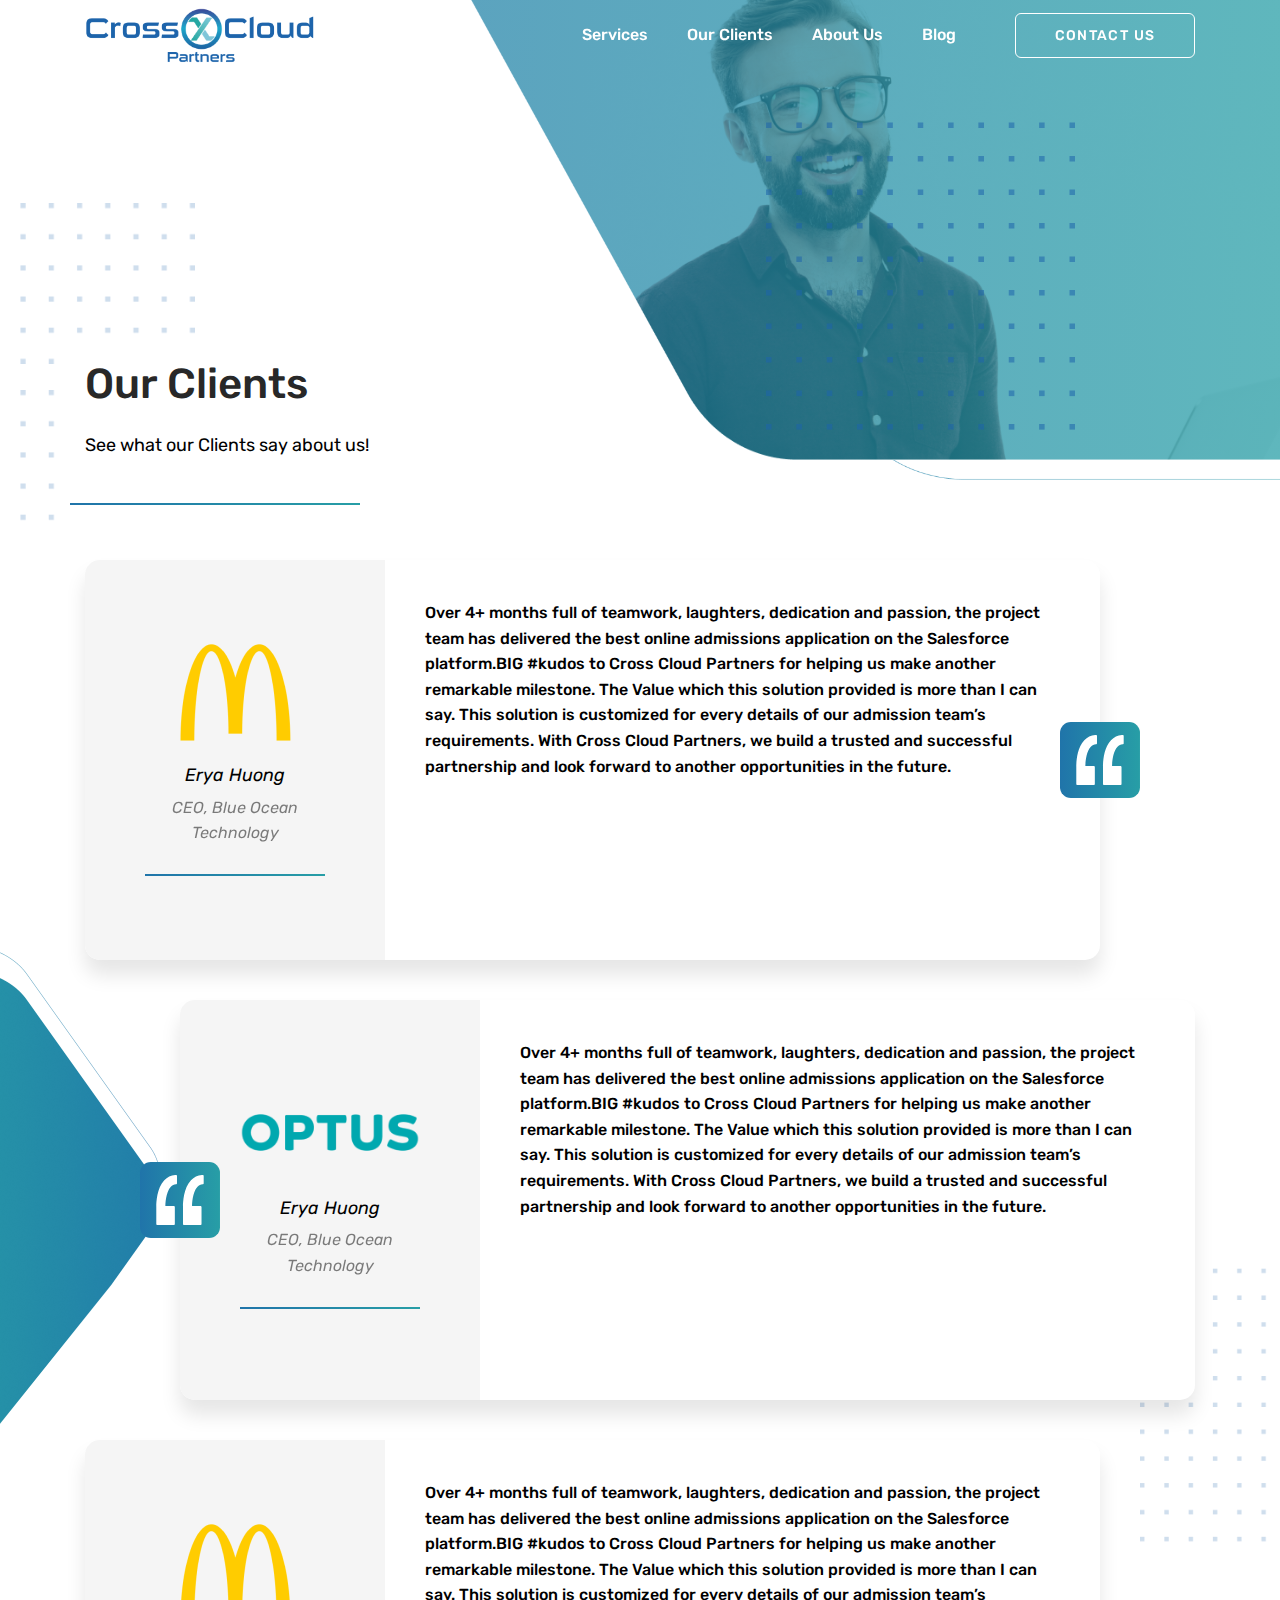
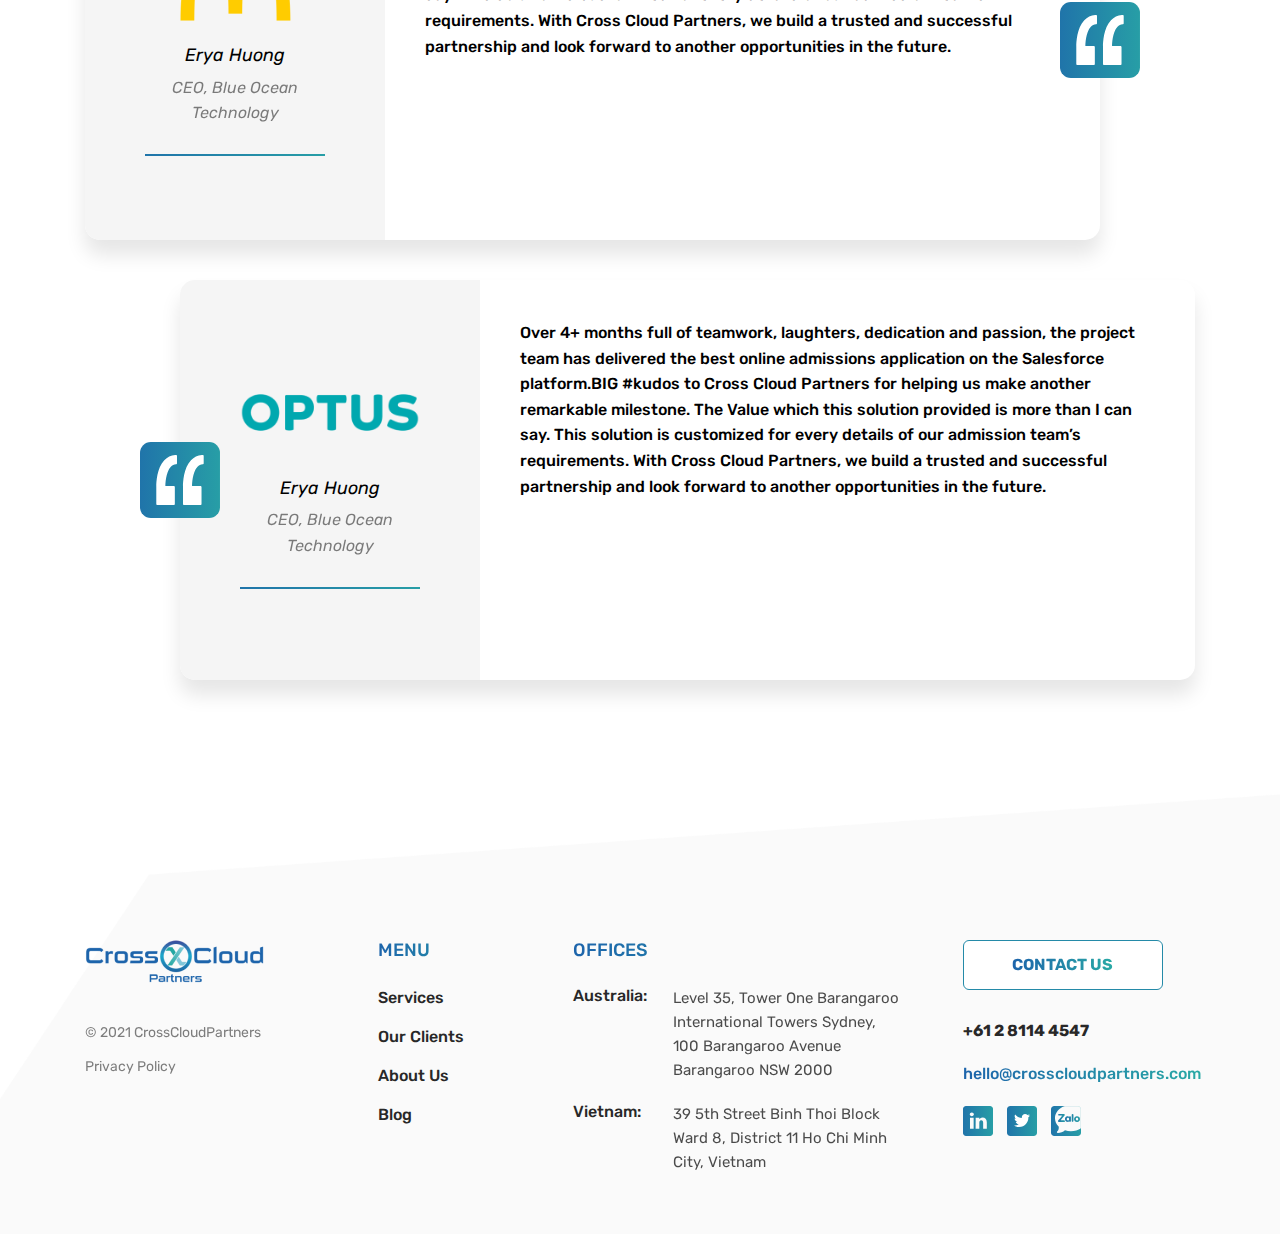
<file: testimonials.html>
<!DOCTYPE html>
<html lang="en">

<head>
    <meta charset="UTF-8">
    <meta http-equiv="X-UA-Compatible" content="IE=edge">
    <meta name="viewport" content="width=device-width, initial-scale=1.0">
    <title>Testimonials</title>
    <link rel="stylesheet" href="css/lib/bootstrap.min.css">
    <link rel="stylesheet" href="css/bundle.css">
</head>

<body>
    <header class="header">
        <div class="container">
            <div class="row">
                <div class="col-xl-4 col-lg-3 col-md-4 logocol">
                    <div class="header__logo">
                        <a href="index.html">
                            <img class="bluelogo" src="img/logo.png" alt="logo">
                            <img class="whitelogo" src="img/header__logowhite.png" alt="logo">
                        </a>
                    </div>
                </div>
                <div class="col-xl-8 col-lg-9 col-md-8 d-lg-flex align-items-center menu-mob">
                    <div class="d-lg-flex align-items-center justify-content-end w-100">
                        <nav>
                            <ul>
                                <li><a href="solutions-services.html">Services</a></li>
                                <li><a href="testimonials.html">Our Clients</a></li>
                                <li><a href="about-us.html">About Us</a></li>
                                <li><a href="blog.html">Blog</a></li>
                            </ul>
                        </nav>
                        <a href="contact-us.html" class="borderwhite-btn"><span>Contact us</span></a>
                    </div>
                </div>
                <div class="header__burger">
                    <span></span><span></span><span></span>
                </div>
            </div>
        </div>
    </header>

    <main>
        <section class="welcomescreen welcomescreen_defpage">
            <div class="welcomescreen__mask">
                <img class="maskpic" src="img/maskimg2.png" alt="mask">
                <div class="mainpic">
                    <img src="img/testim-img.png" alt="img">
                </div>
            </div>
            <div class="contwrapp">
                <div class="container">
                    <div class="row">
                        <div class="col-lg-5">
                            <div class="welcomescreen-text abus">
                                <h1>
                                    Our Clients
                                </h1>
                                <div class="description">
                                    <p>See what our Clients say about us!</p>
                                </div>
                            </div>
                        </div>
                    </div>
                </div>
            </div>
            <img class="border-img" src="img/border-img.png" alt="img">
        </section>

        <section class="testimonials-content">
            <div class="container">
                <div class="row">
                    <div class="col-lg-11">
                        <div class="testimonial">
                            <div class="testimonial__logo">
                                <div class="testimonial__logo-content">
                                    <img src="img/testimonial-logo1.png" alt="logo">
                                    <p class="name">Erya Huong</p>
                                    <p class="prof">
                                        CEO, Blue Ocean Technology
                                    </p>
                                </div>
                            </div>
                            <div class="testimonial__descr">
                                <p>
                                    Over 4+ months full of teamwork, laughters, dedication and passion, the project team
                                    has delivered the best online admissions application on the Salesforce platform.​
                                    BIG #kudos to Cross Cloud Partners for helping us make another remarkable milestone.
                                    The Value which this solution provided is more than I can say. This solution is
                                    customized for every details of our admission team’s requirements. With Cross Cloud
                                    Partners, we build a trusted and successful partnership and look forward to another
                                    opportunities in the future.
                                </p>
                            </div>
                        </div>
                    </div>
                </div>
                <div class="row">
                    <div class="col-lg-11">
                        <div class="testimonial">
                            <div class="testimonial__logo">
                                <div class="testimonial__logo-content">
                                    <img src="img/testimonial-logo2.png" alt="logo">
                                    <p class="name">Erya Huong</p>
                                    <p class="prof">
                                        CEO, Blue Ocean Technology
                                    </p>
                                </div>
                            </div>
                            <div class="testimonial__descr">
                                <p>
                                    Over 4+ months full of teamwork, laughters, dedication and passion, the project team
                                    has delivered the best online admissions application on the Salesforce platform.​
                                    BIG #kudos to Cross Cloud Partners for helping us make another remarkable milestone.
                                    The Value which this solution provided is more than I can say. This solution is
                                    customized for every details of our admission team’s requirements. With Cross Cloud
                                    Partners, we build a trusted and successful partnership and look forward to another
                                    opportunities in the future.
                                </p>
                            </div>
                        </div>
                    </div>
                </div>
                <div class="row">
                    <div class="col-lg-11">
                        <div class="testimonial">
                            <div class="testimonial__logo">
                                <div class="testimonial__logo-content">
                                    <img src="img/testimonial-logo1.png" alt="logo">
                                    <p class="name">Erya Huong</p>
                                    <p class="prof">
                                        CEO, Blue Ocean Technology
                                    </p>
                                </div>
                            </div>
                            <div class="testimonial__descr">
                                <p>
                                    Over 4+ months full of teamwork, laughters, dedication and passion, the project team
                                    has delivered the best online admissions application on the Salesforce platform.​
                                    BIG #kudos to Cross Cloud Partners for helping us make another remarkable milestone.
                                    The Value which this solution provided is more than I can say. This solution is
                                    customized for every details of our admission team’s requirements. With Cross Cloud
                                    Partners, we build a trusted and successful partnership and look forward to another
                                    opportunities in the future.
                                </p>
                            </div>
                        </div>
                    </div>
                </div>
                <div class="row">
                    <div class="col-lg-11">
                        <div class="testimonial">
                            <div class="testimonial__logo">
                                <div class="testimonial__logo-content">
                                    <img src="img/testimonial-logo2.png" alt="logo">
                                    <p class="name">Erya Huong</p>
                                    <p class="prof">
                                        CEO, Blue Ocean Technology
                                    </p>
                                </div>
                            </div>
                            <div class="testimonial__descr">
                                <p>
                                    Over 4+ months full of teamwork, laughters, dedication and passion, the project team
                                    has delivered the best online admissions application on the Salesforce platform.​
                                    BIG #kudos to Cross Cloud Partners for helping us make another remarkable milestone.
                                    The Value which this solution provided is more than I can say. This solution is
                                    customized for every details of our admission team’s requirements. With Cross Cloud
                                    Partners, we build a trusted and successful partnership and look forward to another
                                    opportunities in the future.
                                </p>
                            </div>
                        </div>
                    </div>
                </div>


            </div>
            <img class="absbgpic serv__bgpic1" src="img/page-backgrounds/sectbg-img1.png" alt="img">
            <img class="absbgpic serv__bgpic2" src="img/page-backgrounds/sectbg-img2.png" alt="img">
        </section>
    </main>




    <footer class="footer">
        <div class="container">
            <div class="row colp60">
                <div class="col-lg-3 col-md-12 footer__logocol">
                    <a href="index.html"><img src="img/logo-footer.png" alt="logo"></a>
                    <p class="foot-c">© 2021 CrossCloudPartners</p>
                    <a href="#" class="footer__privacylink">Privacy Policy</a>
                </div>
                <div class="col-lg-2 col-md-3 col-sm-5 footer__menucol">
                    <p class="footertitle">MENU</p>
                    <ul class="footer__list">
                        <li><a href="solutions-services.html">Services</a></li>
                        <li><a href="testimonials.html">Our Clients</a></li>
                        <li><a href="about-us.html">About Us</a></li>
                        <li><a href="blog.html">Blog</a></li>
                    </ul>
                </div>
                <div class="col-lg-4 col-md-5 col-sm-7 footer__officescol">
                    <p class="footertitle">OFFICES</p>
                    <ul class="footer__list address">
                        <li>
                            <span class="footer__country">Australia:</span>
                            <span class="footer__addr">
                                Level 35, Tower One Barangaroo
                                International Towers Sydney,
                                100 Barangaroo Avenue
                                Barangaroo NSW 2000
                            </span>
                        </li>
                        <li>
                            <span class="footer__country">Vietnam:</span>
                            <span class="footer__addr">
                                39 5th Street
                                Binh Thoi Block
                                Ward 8, District 11
                                Ho Chi Minh City, Vietnam
                            </span>
                        </li>
                    </ul>
                </div>
                <div class="col-lg-3 col-md-4 col-sm-12 footer__contactscol">
                    <a href="contact-us.html" class="borderbtn"><span>Contact us</span></a>
                    <ul class="tellist">
                        <li><a href="tel:+61281144547">+61 2 8114 4547</a></li>
                    </ul>
                    <a href="mailto:hello@crosscloudpartners.com" class="email">hello@crosscloudpartners.com</a>

                    <ul class="soclist">
                        <li><a href="#" target="_blank"><img src="img/linkedin.svg" alt="linkedin"></a></li>
                        <li><a href="#" target="_blank"><img src="img/twitter.svg" alt="twitter"></a></li>
                        <li><a href="#" target="_blank"><img src="img/zalo.svg" alt="zalo"></a></li>
                    </ul>


                </div>
                <div class="footer__tablettext footer__logocol">
                    <p class="foot-c">© 2021 CrossCloudPartners</p>
                    <a href="#" class="footer__privacylink">Privacy Policy</a>
                </div>
            </div>
        </div>
        <img class="absbgpic footer__bgpic1" src="img/page-backgrounds/sectbg-img-footer.png" alt="img">
    </footer>



















    <script src="js/lib/jquery.js"></script>
    <script src="js/lib/bootstrap.min.js"></script>
    <script src="js/common.js"></script>
</body>

</html>
</file>
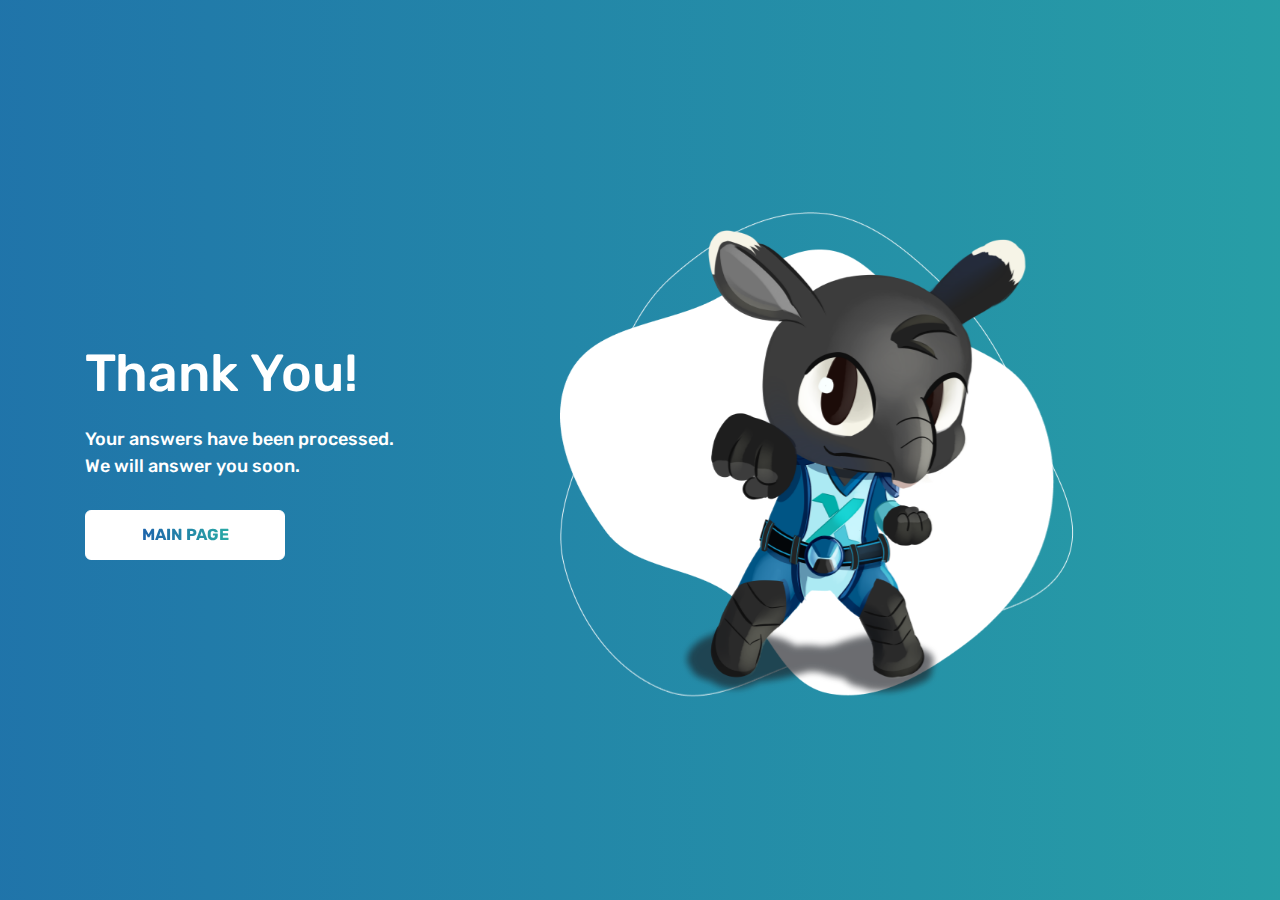
<file: thanks.html>
<!DOCTYPE html>
<html lang="en">

<head>
    <meta charset="UTF-8">
    <meta http-equiv="X-UA-Compatible" content="IE=edge">
    <meta name="viewport" content="width=device-width, initial-scale=1.0">
    <title>Thank You</title>
    <link rel="stylesheet" href="css/lib/bootstrap.min.css">
    <link rel="stylesheet" href="css/bundle.css">
</head>

<body>

    <main>
        <section class="onescreenpage onescreenpage__ty">
            <div class="container">
                <div class="row">
                    <div class="col-lg-5 d-flex align-items-center">
                        <div class="onescreenpage__textbox">
                            <p class="title">Thank You!</p>
                            <div class="descr">
                                <p>
                                    Your answers have been processed. <br>We will answer you soon.
                                </p>
                            </div>
                            <a href="index.html" class="borderbtn"><span>MAIN PAGE</span></a>
                        </div>
                    </div>
                    <div class="col-lg-7 d-flex align-items-center">
                        <div class="onescreenpage__imgbox">
                            <div id="scene">
                                <div data-depth="0.1" class="ty1">
                                    <img src="img/typic1.png" alt="img">
                                </div>
                                <div data-depth="-0.3" class="ty2">
                                    <img src="img/typic2.png" alt="img">
                                </div>
                                <div data-depth="0.5" class="ty3">
                                    <img src="img/typic3.png" alt="img">
                                </div>
                            </div>
                            <img class="phoneimg" src="img/ty-img.png" alt="img">
                        </div>
                    </div>
                </div>
            </div>
        </section>
    </main>



    <script src="js/lib/jquery.js"></script>
    <script src="js/lib/bootstrap.min.js"></script>
    <script src="js/lib/parallax.js"></script>
    <script src="js/common.js"></script>
</body>

</html>
</file>
<file: css/bundle.css>
@import url("https://fonts.googleapis.com/css2?family=Rubik:wght@300;400;500;600;700;800;900&display=swap");body{color:#282828;font-family:"Rubik",sans-serif}h1{font-weight:500;font-size:48px;line-height:140%;margin-bottom:28px}h1 span{font-weight:bold;color:#1D64AB;background:-webkit-gradient(linear,left top,right top,from(#1D64AB),to(#29A9A5));background:linear-gradient(to right,#1D64AB,#29A9A5);-webkit-background-clip:text;-webkit-text-fill-color:transparent}h3{font-weight:500;font-size:36px;line-height:43px;color:#282828;margin-bottom:20px}h3 span{font-weight:bold;color:#1D64AB;background:-webkit-gradient(linear,left top,right top,from(#1D64AB),to(#29A9A5));background:linear-gradient(to right,#1D64AB,#29A9A5);-webkit-background-clip:text;-webkit-text-fill-color:transparent;text-transform:uppercase}@-webkit-keyframes pulsewhite{0%{-webkit-box-shadow:0 0 0 0 rgba(255,255,255,0.3)}70%{-webkit-box-shadow:0 0 0 20px rgba(255,255,255,0)}to{-webkit-box-shadow:0 0 0 0 rgba(255,255,255,0.3)}}@keyframes pulsewhite{0%{-webkit-box-shadow:0 0 0 0 rgba(255,255,255,0.3)}70%{-webkit-box-shadow:0 0 0 20px rgba(255,255,255,0)}to{-webkit-box-shadow:0 0 0 0 rgba(255,255,255,0.3)}}@-webkit-keyframes pulseblue{0%{-webkit-box-shadow:0 0 0 0 rgba(29,143,140,0.2)}70%{-webkit-box-shadow:0 0 0 20px rgba(29,143,140,0)}to{-webkit-box-shadow:0 0 0 0 rgba(29,143,140,0.2)}}@keyframes pulseblue{0%{-webkit-box-shadow:0 0 0 0 rgba(29,143,140,0.2)}70%{-webkit-box-shadow:0 0 0 20px rgba(29,143,140,0)}to{-webkit-box-shadow:0 0 0 0 rgba(29,143,140,0.2)}}header.header{position:fixed;left:0;top:30px;width:100%;z-index:3;height:90px;display:-webkit-box;display:-ms-flexbox;display:flex;-webkit-box-align:center;-ms-flex-align:center;align-items:center;transition:0.3s;-webkit-transition:0.3s;-moz-transition:0.3s;-ms-transition:0.3s;-o-transition:0.3s;z-index:11}header.header .container{position:relative;z-index:2}header.header .header__logo a{position:relative;display:block;height:85px;width:350px}header.header .header__logo a img{width:100%;position:absolute;left:0;top:0}header.header .whitelogo{opacity:0}header.header .bluelogo{opacity:1;transition:0.5s;-webkit-transition:0.5s;-moz-transition:0.5s;-ms-transition:0.5s;-o-transition:0.5s}header.header nav{padding-right:24px}header.header nav ul{list-style-type:none;padding:0;margin:0}header.header nav ul li{display:inline-block;vertical-align:middle}header.header nav ul li{margin-right:40px}header.header nav ul li a{font-weight:500;font-size:18px;line-height:21px;text-decoration:none;color:#fff;-webkit-transition:0.3s;transition:0.3s;position:relative}header.header nav ul li a:after{content:"";display:inline-block;position:absolute;left:0;bottom:-3px;height:2px;width:0;background:#fff;-webkit-transition:0.3s;transition:0.3s}header.header nav ul li a:hover{text-decoration:none;opacity:0.8}header.header nav ul li a:hover:after{width:100%}header.header .borderwhite-btn{border:1px solid #fff;border-radius:6px;width:220px;height:55px;display:-webkit-box;display:-ms-flexbox;display:flex;-webkit-box-align:center;-ms-flex-align:center;align-items:center;-webkit-box-pack:center;-ms-flex-pack:center;justify-content:center;text-align:center;letter-spacing:0.1em;text-transform:uppercase;color:#fff;font-weight:500;font-size:16px;transition:0.3s;-webkit-transition:0.3s;-moz-transition:0.3s;-ms-transition:0.3s;-o-transition:0.3s;max-width:220px;width:100%}header.header .borderwhite-btn:hover{text-decoration:none}header.header .borderwhite-btn:hover{background:#fff;animation:pulsewhite 2s infinite;-webkit-animation:pulsewhite 2s infinite}header.header .borderwhite-btn:hover span{font-weight:bold;color:#1D64AB;background:-webkit-gradient(linear,left top,right top,from(#1D64AB),to(#29A9A5));background:linear-gradient(to right,#1D64AB,#29A9A5);-webkit-background-clip:text;-webkit-text-fill-color:transparent}header.header.header_blue{background:#248aa8;top:0;-webkit-box-shadow:0 0 10px #2e6c9e;box-shadow:0 0 10px #2e6c9e}header.header.header_blue .bluelogo{opacity:0;transform:scale(0.8);-webkit-transform:scale(0.8);-moz-transform:scale(0.8);-ms-transform:scale(0.8);-o-transform:scale(0.8)}header.header.header_blue .whitelogo{opacity:1;transform:scale(0.8);-webkit-transform:scale(0.8);-moz-transform:scale(0.8);-ms-transform:scale(0.8);-o-transform:scale(0.8);transition:0.5s;-webkit-transition:0.5s;-moz-transition:0.5s;-ms-transition:0.5s;-o-transition:0.5s}.header__logo img{max-width:100%}.welcomescreen{height:100vh;position:relative;max-height:815px;min-height:700px;display:-webkit-box;display:-ms-flexbox;display:flex;-webkit-box-align:end;-ms-flex-align:end;align-items:flex-end}.welcomescreen .container{position:relative;z-index:3}.welcomescreen__mask{position:absolute;left:0;top:0;width:100%;height:100%}.welcomescreen__mask>img{width:100%;position:absolute;left:0;top:0;height:100%}.welcomescreen__mask>.maskpic{z-index:2}.welcomescreen__mask>.mainpic{z-index:1;width:100%;position:absolute;left:0;top:0;height:100%;text-align:right;overflow:hidden}.welcomescreen__mask>.mainpic img{min-height:100%;width:63%;-o-object-fit:cover;object-fit:cover}.welcomescreen__mask>.mainpic:after{content:"";display:inline-block;position:absolute;left:0;top:0;width:100%;height:100%;background:-webkit-gradient(linear,left top,right top,color-stop(-38.74%,#1D64AB),color-stop(126.62%,#29A9A5));background:linear-gradient(90deg,#1D64AB -38.74%,#29A9A5 126.62%);opacity:0.74}.welcomescreen__mask:after{content:"";display:inline-block;width:310px;height:340px;position:absolute;right:16%;bottom:0;z-index:1;background-image:url("../img/dotspic2.png");background-repeat:no-repeat;background-position:center}.welcomescreen__mouse{position:absolute;left:0;right:0;margin:0 auto;width:18px;display:-webkit-box;display:-ms-flexbox;display:flex;-webkit-box-orient:vertical;-webkit-box-direction:normal;-ms-flex-direction:column;flex-direction:column;bottom:0;z-index:2;height:102px;-webkit-box-pack:justify;-ms-flex-pack:justify;justify-content:space-between;-webkit-box-align:center;-ms-flex-align:center;align-items:center;cursor:pointer;z-index:5}.welcomescreen__mouse .line{height:60px}.welcomescreen__mouse:hover .line{-webkit-animation:topwave 2s infinite;animation:topwave 2s infinite}@-webkit-keyframes topwave{0%{-webkit-transform:translateY(0);transform:translateY(0)}50%{-webkit-transform:translateY(5px);transform:translateY(5px)}to{-webkit-transform:translateY(0);transform:translateY(0)}}@keyframes topwave{0%{-webkit-transform:translateY(0);transform:translateY(0)}50%{-webkit-transform:translateY(5px);transform:translateY(5px)}to{-webkit-transform:translateY(0);transform:translateY(0)}}.welcomescreen-text>p{color:#000;margin-bottom:45px;font-size:18px;line-height:21px}.welcomescreen-text>a{display:-webkit-box;display:-ms-flexbox;display:flex;-webkit-box-align:center;-ms-flex-align:center;align-items:center;-webkit-box-pack:center;-ms-flex-pack:center;justify-content:center;width:293px;height:60px;border-radius:6px;-webkit-box-shadow:0px 20px 30px rgba(66,187,196,0.19);box-shadow:0px 20px 30px rgba(66,187,196,0.19);font-weight:500;font-size:16px;letter-spacing:0.1em;text-transform:uppercase;color:#fff;background:linear-gradient(45deg,#1D64AB 7%,#29A9A5 40%,#1D64AB 100%);-webkit-transition:background 0.5s ease-out;transition:background 0.5s ease-out;background-size:800px 1px;margin-bottom:140px}.welcomescreen-text>a:hover{background-position:-400px;text-decoration:none}.welcomescreen-text>ul{list-style-type:none;padding:0;margin:0}.welcomescreen-text>ul li{display:inline-block;vertical-align:middle}.welcomescreen-text>ul li{margin-right:10px}.welcomescreen-text>ul li:last-child{margin-right:0}.welcomescreen-text>ul li img{-webkit-transition:0.3s;transition:0.3s;border-radius:3px}.welcomescreen-text>ul li img:hover{-webkit-box-shadow:5px 5px 12px rgba(34,132,168,0.5);box-shadow:5px 5px 12px rgba(34,132,168,0.5);opacity:0.9}.border-img{position:absolute;right:0;bottom:-50px}.contwrapp{width:100%}.welcomescreen-text:after{content:"";display:inline-block;position:absolute;left:0;top:0;width:400px;height:400px;background-image:url(../img/dotspic.png);background-repeat:no-repeat;background-size:100%;-webkit-transform:translate(-275px,-165px);transform:translate(-275px,-165px);background-position:center}.spesolutions{position:relative;padding:130px 0 42px 0}.spesolutions h3{margin-bottom:50px}.spesolutions a{text-decoration:none}.solution{position:relative}.solution__whitewrapp{background:#fff;border-radius:15px;-webkit-border-radius:15px;-moz-border-radius:15px;-ms-border-radius:15px;-o-border-radius:15px;-webkit-box-shadow:8px 10px 8px rgba(31,110,117,0.38);box-shadow:8px 10px 8px rgba(31,110,117,0.38);-webkit-transform:rotate(-1.42deg);transform:rotate(-1.42deg);padding:40px 30px 35px 50px;border:1px solid rgba(41,169,165,0.1);position:relative;z-index:2;max-width:330px;width:100%;transition:0.3s;-webkit-transition:0.3s;-moz-transition:0.3s;-ms-transition:0.3s;-o-transition:0.3s}.solution__whitetext{-webkit-transform:rotate(1.42deg);transform:rotate(1.42deg)}.solution__whitetext img{margin-bottom:35px}.solution__whitetext .title{color:#282828;font-weight:500;font-size:24px;line-height:28px;padding-bottom:16px;position:relative;margin-bottom:16px}.solution__whitetext .title:after{content:"";display:inline-block;position:absolute;left:0;bottom:0;height:2px;max-width:115px;width:100%;background:-webkit-gradient(linear,left top,right top,color-stop(-38.74%,#1D64AB),color-stop(126.62%,#29A9A5));background:linear-gradient(90deg,#1D64AB -38.74%,#29A9A5 126.62%)}.solution__whitetext .descr{margin-bottom:28px;min-height:168px}.solution__whitetext .descr p{color:#000;font-size:15px;line-height:160%}.solution__whitetext .descr p:last-child{margin-bottom:0}.solution__whitetext .exploretext{font-weight:500;font-size:16px;line-height:140%;font-weight:bold;color:#1D64AB;background:-webkit-gradient(linear,left top,right top,from(#1D64AB),to(#29A9A5));background:linear-gradient(to right,#1D64AB,#29A9A5);-webkit-background-clip:text;-webkit-text-fill-color:transparent;margin-bottom:0}.solution__vkuebg{position:absolute;z-index:1;border-radius:15px;background:-webkit-gradient(linear,left top,right top,color-stop(-38.74%,#1D64AB),color-stop(126.62%,#29A9A5));background:linear-gradient(90deg,#1D64AB -38.74%,#29A9A5 126.62%);transform:rotate(1.2deg);-webkit-transform:rotate(1.2deg);-moz-transform:rotate(1.2deg);-ms-transform:rotate(1.2deg);-o-transform:rotate(1.2deg);max-width:330px;width:100%;height:100%;top:21px;right:0;transition:0.3s;-webkit-transition:0.3s;-moz-transition:0.3s;-ms-transition:0.3s;-o-transition:0.3s}.solution:hover .solution__whitewrapp{transform:rotate(0);-webkit-transform:rotate(0);-moz-transform:rotate(0);-ms-transform:rotate(0);-o-transform:rotate(0);border:1px solid #29a9a5}.solution:hover .solution__vkuebg{transform:rotate(0);-webkit-transform:rotate(0);-moz-transform:rotate(0);-ms-transform:rotate(0);-o-transform:rotate(0);top:-10px;right:20px}.spesolutions__row{margin-bottom:66px}.borderbtn{display:-webkit-box;display:-ms-flexbox;display:flex;-webkit-box-align:center;-ms-flex-align:center;align-items:center;-webkit-box-pack:center;-ms-flex-pack:center;justify-content:center;text-align:center;width:220px;height:55px;border-radius:6px;border:1px solid #248aa8;margin:0 auto;background:linear-gradient(45deg,#1D64AB 7%,#29A9A5 40%,#fff 60%,#fff 100%);-webkit-transition:background 0.5s ease-out;transition:background 0.5s ease-out;background-size:800px 1px;background-position:300px}.borderbtn span{font-weight:500;font-size:16px;line-height:140%;font-weight:bold;color:#1D64AB;background:-webkit-gradient(linear,left top,right top,from(#1D64AB),to(#29A9A5));background:linear-gradient(to right,#1D64AB,#29A9A5);-webkit-background-clip:text;-webkit-text-fill-color:transparent;-webkit-transition:0.8s;transition:0.8s}.borderbtn:hover{background-position:700px;text-decoration:none}.borderbtn:hover span{color:#fff;background:none;-webkit-background-clip:initial;-webkit-text-fill-color:initial}.testimonials{padding:50px 0 60px 0;position:relative}.testimonials h3{margin-bottom:77px}.testimonials a{text-decoration:none}.quotebox{position:relative}.quotebox__whitetext{position:relative;padding:60px 62px 45px 49px;background:#fff;-webkit-box-shadow:12px 10px 8px rgba(31,110,117,0.38);box-shadow:12px 10px 8px rgba(31,110,117,0.38);border-radius:15px;border:1px solid rgba(41,169,165,0.1);max-width:577px;z-index:2;transition:0.3s;-webkit-transition:0.3s;-moz-transition:0.3s;-ms-transition:0.3s;-o-transition:0.3s}.quotebox__whitetext .quoteimg{position:absolute;left:0;right:0;margin:0 auto;top:0;transform:translateY(-50%);-webkit-transform:translateY(-50%);-moz-transform:translateY(-50%);-ms-transform:translateY(-50%);-o-transform:translateY(-50%)}.quotebox__head{display:-webkit-box;display:-ms-flexbox;display:flex;margin-bottom:28px}.quotebox__head .titlebox{-ms-flex-preferred-size:0;flex-basis:0;-ms-flex-positive:1;-webkit-box-flex:1;flex-grow:1;max-width:100%}.quotebox__head .titlebox .name{margin-bottom:2px;color:#000;font-size:16px;line-height:160%;font-style:italic}.quotebox__head .titlebox .prof{margin:0;font-size:16px;line-height:160%;font-style:italic;color:#000;opacity:0.5;height:50px;display:-webkit-box;-webkit-line-clamp:2;-webkit-box-orient:vertical;overflow:hidden;padding-bottom:6px;position:relative}.quotebox__head .titlebox .prof:after{content:"";display:inline-block;height:2px;max-width:193px;width:100%;background:-webkit-gradient(linear,left top,right top,color-stop(-38.74%,#1D64AB),color-stop(126.62%,#29A9A5));background:linear-gradient(90deg,#1D64AB -38.74%,#29A9A5 126.62%);position:absolute;left:0;bottom:0}.quotebox__head .brandlogo{max-width:150px;width:100%;text-align:right}.quotebox__head .brandlogo img{max-width:100%;display:inline-block}.quotebox__body .descr{margin-bottom:12px}.quotebox__body .descr p{color:#000;font-weight:500;font-size:16px;line-height:160%}.quotebox__body .descr p:last-child{margin-bottom:0}.quotebox__body .exploretext{text-align:right;font-weight:500;font-size:16px;line-height:140%;font-weight:bold;color:#1D64AB;background:-webkit-gradient(linear,left top,right top,from(#1D64AB),to(#29A9A5));background:linear-gradient(to right,#1D64AB,#29A9A5);-webkit-background-clip:text;-webkit-text-fill-color:transparent;margin-bottom:0}.quotebox__bluebg{position:absolute;z-index:1;background:-webkit-gradient(linear,left top,right top,color-stop(-38.74%,#1D64AB),color-stop(126.62%,#29A9A5));background:linear-gradient(90deg,#1D64AB -38.74%,#29A9A5 126.62%);max-width:577px;width:100%;height:100%;left:15px;top:20px;border-radius:15px;transform:rotate(-2.15deg);-webkit-transform:rotate(-2.15deg);-moz-transform:rotate(-2.15deg);-ms-transform:rotate(-2.15deg);-o-transform:rotate(-2.15deg);transition:0.3s;-webkit-transition:0.3s;-moz-transition:0.3s;-ms-transition:0.3s;-o-transition:0.3s}.quotebox:hover .quotebox__whitetext{border:1px solid #29a9a5}.quotebox:hover .quotebox__bluebg{-webkit-transform:rotate(0);transform:rotate(0)}.row_testimonials{margin-bottom:82px}.ourteam{padding:60px 0 100px 0;position:relative}.ourteam h3{margin-bottom:45px}.ourteam .row.teamboxes .col-lg-4:nth-child(2) .teambox:first-child{margin-top:175px}.ourteam .row.teamboxes .col-lg-4:nth-child(4) .teambox:first-child{margin-top:385px}.capcha-block form{width:100%}.capcha-block form .g-recaptcha{max-width:100%}.capcha-block form .g-recaptcha>div{max-width:100%}.capcha-block p{color:#282828;opacity:0.5;font-size:14px;line-height:17px;margin-bottom:15px}.ourteam__row .descr p{color:#000;font-size:16px;line-height:160%}.ourteam__row .descr p:last-child{margin-bottom:0}.teambox{margin-bottom:115px}.teambox .teambox__img{height:246px;position:relative;background-image:url("../img/teampic.png");background-repeat:no-repeat;background-position:bottom left;background-size:100% 100%}.teambox .teambox__img img{position:absolute;bottom:0;left:0px;right:0;margin:0 auto;max-width:260px}.teambox .teambox__descr{padding:19px 15px 0 60px;background-image:url("../img/cubepic.png");background-position:top 20px right 30px;background-repeat:no-repeat}.teambox .teambox__descr p{position:relative;z-index:2}.teambox .teambox__descr .name{color:#000;margin-bottom:2px;font-weight:bold;font-size:24px;line-height:160%}.teambox .teambox__descr .prof{font-weight:500;font-size:16px;line-height:160%;color:#000;opacity:0.5;margin-bottom:13px}.teambox .teambox__descr .descr{margin:0;font-size:14px;line-height:160%;color:#000}.salesforcepic{text-align:center}.salesforcepic img{max-width:100%;display:inline-block}footer.footer{padding:100px 0 140px 0;position:relative}footer.footer .footertitle{font-weight:bold;color:#1D64AB;background:-webkit-gradient(linear,left top,right top,from(#1D64AB),to(#29A9A5));background:linear-gradient(to right,#1D64AB,#29A9A5);-webkit-background-clip:text;-webkit-text-fill-color:transparent;text-transform:uppercase;font-weight:500;font-size:18px;line-height:21px;margin-bottom:35px}footer.footer .footer__list{list-style-type:none;padding:0;margin:0}footer.footer .footer__list li{margin-bottom:20px}footer.footer .footer__list li a{font-weight:500;font-size:16px;color:#282828;line-height:19px;-webkit-transition:0.3s;transition:0.3s;position:relative}footer.footer .footer__list li a:after{content:"";display:inline-block;position:absolute;left:0;bottom:-3px;height:2px;width:0;-webkit-transition:0.3s;transition:0.3s;background:#1D64AB}footer.footer .footer__list li a:hover{text-decoration:none;color:#1D64AB}footer.footer .footer__list li a:hover:after{width:100%}footer.footer .footer__list li:last-child{margin-bottom:0}footer.footer .footer__list.address li{margin-bottom:33px;display:-webkit-box;display:-ms-flexbox;display:flex}footer.footer .footer__list.address li:last-child{margin-bottom:0}footer.footer .footer__list.address li .footer__country{max-width:100px;width:100%;color:#282828;font-weight:500;font-size:16px;line-height:19px}footer.footer .footer__list.address li .footer__addr{-ms-flex-preferred-size:0;flex-basis:0;-ms-flex-positive:1;-webkit-box-flex:1;flex-grow:1;max-width:100%;font-size:15px;line-height:160%;color:#000;opacity:0.7}.footer__logocol img{max-width:180px}.footer__logocol .foot-c{margin:39px 0 10px 0;color:#000;opacity:0.5;font-size:14px;line-height:160%}.footer__logocol .footer__privacylink{text-decoration:none;color:#000;opacity:0.5;font-size:14px;line-height:160%}.footer__logocol .footer__privacylink:hover{opacity:1;text-decoration:underline}.footer__contactscol{padding-left:30px}.footer__contactscol .borderbtn{text-transform:uppercase;margin:0 0 28px 0}.footer__contactscol a.email{font-weight:bold;color:#1D64AB;background:-webkit-gradient(linear,left top,right top,from(#1D64AB),to(#29A9A5));background:linear-gradient(to right,#1D64AB,#29A9A5);-webkit-background-clip:text;-webkit-text-fill-color:transparent;font-weight:500;font-size:16px;line-height:19px;position:relative}.footer__contactscol a.email:after{content:"";display:inline-block;position:absolute;left:0;bottom:-3px;width:0;height:2px;-webkit-transition:0.3s;transition:0.3s;background-color:#248aa8}.footer__contactscol a.email:hover:after{width:100%}.footer__contactscol .soclist{list-style-type:none;padding:0;margin:0;margin-top:32px}.footer__contactscol .soclist li{display:inline-block;vertical-align:middle}.footer__contactscol .soclist li{margin-right:10px}.footer__contactscol .soclist li img{-webkit-transition:0.3s;transition:0.3s;border-radius:3px}.footer__contactscol .soclist li img:hover{-webkit-box-shadow:5px 5px 12px rgba(34,132,168,0.5);box-shadow:5px 5px 12px rgba(34,132,168,0.5);opacity:0.9}.footer__contactscol .tellist{list-style-type:none;padding:0;margin:0;margin-bottom:19px}.footer__contactscol .tellist li{display:inline-block;vertical-align:middle}.footer__contactscol .tellist a{color:#282828;font-weight:bold;font-size:18px;line-height:21px;-webkit-transition:0.3s;transition:0.3s}.footer__contactscol .tellist a:hover{color:#1D64AB;text-decoration:none}.footer__tablettext,.header__burger{display:none}.playbtn{position:absolute;top:50%;-webkit-transform:translateY(-50%);transform:translateY(-50%);left:65%;z-index:7;border:none;background-color:transparent;outline:none!important}#videomodal .modal-dialog{max-width:700px}#videomodal .close{position:absolute;right:-26px;top:-26px;opacity:1;width:24px;height:24px;display:-webkit-box;display:-ms-flexbox;display:flex;outline:none!important}#videomodal .close img{width:100%}.teambox:last-child{margin-bottom:0}.row.colp60{margin-right:-30px;margin-left:-30px}.row.colp60 [class*=col-]{padding-left:30px;padding-right:30px}.ourteam .container,footer .container{position:relative;z-index:2}.absbgpic{position:absolute}.spesolutions__bgpic1{left:0;top:95px}.spesolutions__bgpic2{right:0;bottom:-320px}.testimonials .testimonials__bgpic1{right:0;top:-180px;z-index:-1}.ourteam .ourteam__bgpic1{right:0;top:-200px}.ourteam .ourteam__bgpic2{left:0;top:100px}footer.footer .footer__bgpic1{bottom:0;right:0}.showtel{display:none}.serv__bgpic1,.serv__bgpic2{z-index:-1}.welcomescreen.welcomescreen_defpage{height:530px;min-height:initial}.welcomescreen.welcomescreen_defpage h1{margin-bottom:17px}.welcomescreen.welcomescreen_defpage .welcomescreen-text .description{max-width:414px;color:#000;font-size:18px;line-height:160%}.welcomescreen.welcomescreen_defpage .welcomescreen-text .description p:last-child{margin-bottom:0}.services{min-height:300px;padding:128px 0 150px 0;position:relative}.services__header{border-bottom:1px solid rgba(40,40,40,0.1);padding-bottom:59px;display:-webkit-box;display:-ms-flexbox;display:flex;-webkit-box-align:center;-ms-flex-align:center;align-items:center;-webkit-box-pack:justify;-ms-flex-pack:justify;justify-content:space-between}.header-services__filterlist{list-style-type:none;padding:0;margin:0;-webkit-box-flex:0;-ms-flex:0 0 calc(100% - 100px);flex:0 0 calc(100% - 100px)}.header-services__filterlist li{display:inline-block;vertical-align:middle}.header-services__filterlist .header-services__filterbtn{display:inline-block;padding:21px 44px;background:#F5F5F5;border-radius:6px;color:rgba(40,40,40,0.5);font-weight:500;font-size:16px;line-height:19px;margin-right:16px;cursor:pointer}.header-services__filterlist .header-services__filterbtn.active{color:#fff;background:-webkit-gradient(linear,left top,right top,color-stop(-38.74%,#1D64AB),color-stop(126.62%,#29A9A5));background:linear-gradient(90deg,#1D64AB -38.74%,#29A9A5 126.62%)}.header-services__filterlist li{margin-bottom:4px}.header-services__clearall{color:rgba(234,61,61,0.7);font-weight:500;font-size:16px;line-height:19px;cursor:pointer;-webkit-box-flex:0;-ms-flex:0 0 100px;flex:0 0 100px;text-align:right}.header-services__clearall:after{content:"";display:inline-block;width:12px;height:12px;background-image:url("../img/close-red.svg");background-repeat:no-repeat;background-size:100%;vertical-align:middle;margin-top:-2px;margin-left:10px}.body-services{padding:60px 0 0 0;background:url(../img/page-backgrounds/bg1.png) no-repeat right 9% bottom 14%}.body-services .row{margin:0 -45px}.body-services .row [class*=col-]{padding-left:45px;padding-right:45px}.body-services__item{margin-bottom:90px}.body-services__item a{text-decoration:none}.body-services__item .solution__vkuebg{right:initial;left:25px;top:17px}.body-services__item .descr{min-height:initial;display:-webkit-box;-webkit-line-clamp:3;-webkit-box-orient:vertical;overflow:hidden}.body-services__item .solution__topgroup{min-height:420px}.serv__bgpic1{top:24%;left:0;width:210px}.serv__bgpic2{top:35%;right:0}.solution__category span{display:inline-block;color:#fff;padding:9px 14px;font-weight:500;font-size:12px;line-height:14px;background:-webkit-gradient(linear,left top,right top,color-stop(-38.74%,#1D64AB),color-stop(126.62%,#29A9A5));background:linear-gradient(90deg,#1D64AB -38.74%,#29A9A5 126.62%);border-radius:4px;margin-bottom:6px}.solution__category{-ms-flex-wrap:wrap;flex-wrap:wrap}.solution__category span{margin-right:5px}.solution__category{display:none}.body-services__item .solution__category{display:-webkit-box;display:-ms-flexbox;display:flex}.blog-section{position:relative;padding:130px 0 0 0}.blog-item{max-width:330px;position:relative;margin-bottom:90px}.blog-item a{text-decoration:none}.blog-item .blog-item__front{background-color:#fff;border:1px solid rgba(41,169,165,0.1);-webkit-box-shadow:8px 10px 8px rgba(31,110,117,0.38);box-shadow:8px 10px 8px rgba(31,110,117,0.38);border-radius:15px;-webkit-transform:rotate(-1.22deg);transform:rotate(-1.22deg);-webkit-transition:0.3s;transition:0.3s;overflow:hidden;position:relative;z-index:2;transition:0.3s;-webkit-animation-timing-function:ease-in-out;animation-timing-function:ease-in-out}.blog-item .blog-item__front .blog-section__img{height:330px;overflow:hidden;border-radius:15px;position:relative;z-index:2;width:100%}.blog-item .blog-item__front .blog-section__img img{width:100%;height:100%;-o-object-fit:cover;object-fit:cover;-o-object-position:50% 50%;object-position:50% 50%}.blog-item .blog-item__front .blog-section__content{padding-bottom:45px}.blog-item .blog-item__front .blog-section__content .blog-section__date{position:relative;margin-bottom:34px}.blog-item .blog-item__front .blog-section__content .blog-section__date span{font-size:14px;line-height:160%;width:155px;height:55px;display:-webkit-box;display:-ms-flexbox;display:flex;-webkit-box-align:center;-ms-flex-align:center;align-items:center;-webkit-box-pack:center;-ms-flex-pack:center;justify-content:center;background:#F5F5F5;-webkit-transform:skew(-24deg,0deg);transform:skew(-24deg,0deg)}.blog-item .blog-item__front .blog-section__content .blog-section__date span text{-webkit-transform:skew(24deg,0deg);transform:skew(24deg,0deg);opacity:0.5;color:#000}.blog-item .blog-item__front .blog-section__content .blog-section__date:after{content:"";display:inline-block;height:120%;width:35px;background:#F5F5F5;position:absolute;left:0;bottom:0}.blog-item .blog-item__front .blog-section__content .blog-section__title{padding:0 50px;color:#282828;font-weight:500;font-size:18px;line-height:150%;margin-bottom:20px;padding-bottom:20px;position:relative}.blog-item .blog-item__front .blog-section__content .blog-section__title:after{content:"";display:inline-block;max-width:115px;width:100%;height:2px;background:-webkit-gradient(linear,left top,right top,color-stop(-38.74%,#1D64AB),color-stop(126.62%,#29A9A5));background:linear-gradient(90deg,#1D64AB -38.74%,#29A9A5 126.62%);position:absolute;left:50px;bottom:-2px}.blog-item .blog-item__front .blog-section__content .blog-section__title p{margin:0;max-width:215px;display:-webkit-box;-webkit-line-clamp:2;-webkit-box-orient:vertical;overflow:hidden}.blog-item .blog-item__front .blog-section__content .blog-section__link{font-weight:500;font-size:16px;line-height:140%;font-weight:bold;color:#1D64AB;background:-webkit-gradient(linear,left top,right top,from(#1D64AB),to(#29A9A5));background:linear-gradient(to right,#1D64AB,#29A9A5);-webkit-background-clip:text;-webkit-text-fill-color:transparent;padding:0 50px;margin:0}.blog-item .blog-item__back{background:-webkit-gradient(linear,left top,right top,color-stop(-38.74%,#1D64AB),color-stop(126.62%,#29A9A5));background:linear-gradient(90deg,#1D64AB -38.74%,#29A9A5 126.62%);border-radius:15px;-webkit-transform:rotate(1.15deg);transform:rotate(1.15deg);position:absolute;left:0;top:18px;left:24px;width:100%;height:100%;z-index:1;-webkit-transition:0.3s;transition:0.3s}.blog-item:hover .blog-item__back,.blog-item:hover .blog-item__front{-webkit-transform:rotate(0deg);transform:rotate(0deg)}.blog-item:hover .blog-item__front{border:1px solid #29a9a5}.pagination{margin-bottom:140px;margin-top:15px;text-align:center;-webkit-box-pack:center;-ms-flex-pack:center;justify-content:center;position:relative;z-index:2}.pagination ul{list-style-type:none;padding:0;margin:0}.pagination ul li{display:inline-block;vertical-align:middle}.pagination .pagination__item{opacity:0.5;font-weight:500;font-size:16px;line-height:140%;font-weight:bold;color:#1D64AB;background:-webkit-gradient(linear,left top,right top,from(#1D64AB),to(#29A9A5));background:linear-gradient(to right,#1D64AB,#29A9A5);-webkit-background-clip:text;-webkit-text-fill-color:transparent;margin:0 6px;cursor:pointer;-webkit-transition:0.3s;transition:0.3s}.pagination .pagination__item:hover{opacity:1}.pagination .pagination__item.active,.pagination .pagination__item.pagination__arrow{opacity:1}.author-post{margin-bottom:-45px}.author-post .teambox{margin-bottom:0;max-width:260px;height:174px}.author-post .teambox .teambox__img{height:174px}.author-post .teambox .teambox__img img{max-width:190px}.author-post:before{content:"";display:inline-block;height:1px;width:510px;background:#C4C4C4;position:absolute;left:15px;bottom:-95px;top:initial;-webkit-transform:none;transform:none}.info-author{display:-webkit-box;display:-ms-flexbox;display:flex;-webkit-box-align:center;-ms-flex-align:center;align-items:center;margin-top:26px;max-width:332px}.info-author p{color:#000;opacity:0.5;font-size:14px;line-height:160%;margin:0}.info-author p span{font-weight:500}.info-author .info-author__name{-webkit-box-flex:0;-ms-flex:0 0 50%;flex:0 0 50%}.info-author .info-author__date{-webkit-box-flex:0;-ms-flex:0 0 50%;flex:0 0 50%}.blog-container{padding:135px 0 90px 0;position:relative;z-index:2}.blog-container__sharebtns{-webkit-box-flex:0;-ms-flex:0 0 110px;flex:0 0 110px}.share-buttons>p{width:70px;margin-bottom:2px;color:#000;opacity:0.5;font-weight:500;font-size:16px;line-height:160%}.share-buttons ul{list-style-type:none;padding:0;margin:0;position:sticky;top:105px}.share-buttons ul li{margin-bottom:10px;-webkit-transition:0.3s;transition:0.3s}.share-buttons ul li a{display:-webkit-box;display:-ms-flexbox;display:flex;width:70px;height:70px;-webkit-box-align:center;-ms-flex-align:center;align-items:center;-webkit-box-pack:center;-ms-flex-pack:center;justify-content:center;background:-webkit-gradient(linear,left top,right top,color-stop(-38.74%,#1D64AB),color-stop(126.62%,#29A9A5));background:linear-gradient(90deg,#1D64AB -38.74%,#29A9A5 126.62%);-webkit-transition:0.3s;transition:0.3s}.share-buttons ul li a:hover{-webkit-box-shadow:5px 5px 12px rgba(34,132,168,0.5);box-shadow:5px 5px 12px rgba(34,132,168,0.5);opacity:0.9}.share-buttons ul li:hover{padding-left:10px}.blog-container__content{-webkit-box-flex:0;-ms-flex:0 0 calc(100% - 110px);flex:0 0 calc(100% - 110px);padding-left:70px}.blog-container__contentwrap p{margin-bottom:20px;font-size:16px;line-height:160%;color:#000}.blog-container__contentwrap img{width:100%;margin-bottom:25px}.blog-container__contentwrap ul{list-style-type:none;padding:0;margin:0}.blog-container__contentwrap ul li{font-size:16px;line-height:160%;color:#000;margin-bottom:20px;padding-left:30px;position:relative}.blog-container__contentwrap ul li:after{content:"";display:inline-block;width:9px;height:9px;background:-webkit-gradient(linear,left top,right top,color-stop(-38.74%,#1D64AB),color-stop(126.62%,#29A9A5));background:linear-gradient(90deg,#1D64AB -38.74%,#29A9A5 126.62%);-webkit-transform:rotate(-14.37deg);transform:rotate(-14.37deg);position:absolute;left:0;top:8px}.blog-container__nav{margin-top:75px}.blog-container__nav a{text-decoration:none;font-weight:500;font-size:16px;line-height:140%;font-weight:bold;color:#1D64AB;background:-webkit-gradient(linear,left top,right top,from(#1D64AB),to(#29A9A5));background:linear-gradient(to right,#1D64AB,#29A9A5);-webkit-background-clip:text;-webkit-text-fill-color:transparent;position:relative}.blog-container__nav a:after{content:"";display:inline-block;position:absolute;left:0;bottom:-3px;width:0;-webkit-transition:0.3s;transition:0.3s;background:-webkit-gradient(linear,left top,right top,color-stop(-38.74%,#1D64AB),color-stop(126.62%,#29A9A5));background:linear-gradient(90deg,#1D64AB -38.74%,#29A9A5 126.62%);height:2px}.blog-container__nav a:hover:after{width:100%}.contactus{position:relative;z-index:2;padding:93px 0 220px 0}.contactus .contactus__title{font-weight:500;font-size:48px;line-height:140%;margin-bottom:28px;position:relative;margin-bottom:20px;padding-bottom:20px}.contactus .contactus__title:after{content:"";display:block;height:2px;width:180px;background:-webkit-gradient(linear,left top,right top,color-stop(-38.74%,#1D64AB),color-stop(126.62%,#29A9A5));background:linear-gradient(90deg,#1D64AB -38.74%,#29A9A5 126.62%);margin:0 auto;position:absolute;left:0;right:0;bottom:0}.contactus .contactus__subtitle{margin:0 auto 53px;max-width:390px;color:#000;font-size:16px;line-height:160%}.contactus .contactus__form-wrapper{position:relative;max-width:1005px}.form-contact{width:100%;border-radius:10.6415px;background:#fff;border:1px solid rgba(41,169,165,0.1);-webkit-box-shadow:8.51324px 7.09437px 5.67549px rgba(31,110,117,0.38);box-shadow:8.51324px 7.09437px 5.67549px rgba(31,110,117,0.38);padding:70px 100px}.form-contact .form-group{margin-bottom:25px}.form-contact .form-group label{cursor:pointer;margin-bottom:9px;color:#282828;opacity:0.7;font-size:15px;line-height:18px}.form-contact .form-group input:not([type=submit]){height:45px;border-radius:4px;border:1px solid transparent;background:rgba(41,169,165,0.1);outline:none;-webkit-box-shadow:none;box-shadow:none}.form-contact .form-group input:not([type=submit]):focus{background:rgba(41,169,165,0.05);border:1px solid #29a9a5}.form-contact .form-group textarea{border-radius:4px;border:1px solid transparent;background:rgba(41,169,165,0.1);outline:none;-webkit-box-shadow:none;box-shadow:none;height:130px;resize:none}.form-contact .form-group textarea:focus{background:rgba(41,169,165,0.05);border:1px solid #29a9a5}.form-contact .capcha-block img{max-width:100%}.form-contact .submit-box{display:-webkit-box;display:-ms-flexbox;display:flex}.form-contact .submit-box .submit-box__right{-webkit-box-flex:0;-ms-flex:0 0 65px;flex:0 0 65px;display:-webkit-box;display:-ms-flexbox;display:flex;-webkit-box-align:end;-ms-flex-align:end;align-items:flex-end}.form-contact .submit-box .submit-box__left{-webkit-box-flex:0;-ms-flex:0 0 calc(100% - 65px);flex:0 0 calc(100% - 65px);padding-left:60px}.form-contact .submit-box .submit-box__left p{color:#282828;opacity:0.5;font-size:14px;line-height:17px;margin-bottom:27px}.form-contact .submit-box .submit-box__left .submit-box__btn{display:-webkit-box;display:-ms-flexbox;display:flex;-webkit-box-align:center;-ms-flex-align:center;align-items:center;-webkit-box-pack:center;-ms-flex-pack:center;justify-content:center;width:293px;height:60px;border-radius:6px;-webkit-box-shadow:0px 20px 30px rgba(66,187,196,0.19);box-shadow:0px 20px 30px rgba(66,187,196,0.19);font-weight:500;font-size:16px;letter-spacing:0.1em;text-transform:uppercase;color:#fff;background:linear-gradient(45deg,#1D64AB 7%,#29A9A5 40%,#1D64AB 100%);-webkit-transition:background 0.5s ease-out;transition:background 0.5s ease-out;background-size:800px 1px;max-width:230px;width:100%;height:46px;border-radius:4.2px;border:none;color:#fff;letter-spacing:0.1em;text-transform:uppercase;font-weight:500;font-size:15px;line-height:18px}.form-contact .submit-box .submit-box__left .submit-box__btn:hover{background-position:-400px;text-decoration:none}.form-contact:after{content:"";display:block;position:absolute;left:42px;top:36px;width:100%;height:100%;background:-webkit-gradient(linear,left top,right top,color-stop(-38.74%,#1D64AB),color-stop(126.62%,#29A9A5));background:linear-gradient(90deg,#1D64AB -38.74%,#29A9A5 126.62%);border-radius:10px;-webkit-transform:matrix(1,-0.04,0.06,1,0,0);transform:matrix(1,-0.04,0.06,1,0,0);z-index:-1}.blog-container .serv__bgpic1{z-index:-1;top:31%}.blog-container .serv__bgpic2{z-index:-1;bottom:0;top:initial}.contactus.contactus_contpage{padding:118px 0 240px 0}.contactus.contactus_contpage .serv__bgpic1{bottom:0;top:initial}.contactus.contactus_contpage .serv__bgpic2{top:initial;bottom:-200px}.welcomescreen-text.solution{padding-bottom:30px}.welcomescreen-text.solution:before{content:"";display:inline-block;height:2px;width:290px;background:-webkit-gradient(linear,left top,right top,color-stop(-38.74%,#1D64AB),color-stop(126.62%,#29A9A5));background:linear-gradient(90deg,#1D64AB -38.74%,#29A9A5 126.62%);position:absolute;left:0;bottom:-50px}.solution-content{position:relative;z-index:2;padding:127px 0 194px 0}.solution-content__textbox{font-size:16px;line-height:160%;color:#000}.solution-content__textbox p{max-width:510px;margin-bottom:12px}.quote-img .solution-content__textbox{position:relative}.quote-img .solution-content__textbox:after{content:"";display:inline-block;width:70px;height:70px;background:url("../img/quote.svg") no-repeat center/100%;position:absolute;left:-110px;top:0}.solution-content__author{font-style:italic;padding-top:24px;position:relative;margin-top:24px}.solution-content__author:after{content:"";display:inline-block;width:115px;height:2px;background:-webkit-gradient(linear,left top,right top,color-stop(-38.74%,#1D64AB),color-stop(126.62%,#29A9A5));background:linear-gradient(90deg,#1D64AB -38.74%,#29A9A5 126.62%);position:absolute;left:0;top:0}.solution-content__author .name{margin-bottom:2px}.solution-content__author .proff{margin:0;opacity:0.5}.solution-content .container img{width:100%;border-radius:15px}.solution-content__textbox .title{font-weight:500;font-size:24px;line-height:160%;color:#000}.solution-content__textbox ul{list-style-type:none;margin:0;padding:0}.solution-content__textbox ul li{font-size:16px;line-height:140%;color:#000;margin-bottom:12px;padding-left:30px;position:relative}.solution-content__textbox ul li:after{content:"";display:inline-block;width:9px;height:9px;background:-webkit-gradient(linear,left top,right top,color-stop(-38.74%,#1D64AB),color-stop(126.62%,#29A9A5));background:linear-gradient(90deg,#1D64AB -38.74%,#29A9A5 126.62%);-webkit-transform:rotate(-14.37deg);transform:rotate(-14.37deg);position:absolute;left:0;top:8px}.twolists ul{-webkit-box-flex:0;-ms-flex:0 0 calc(50% - 20px);flex:0 0 calc(50% - 20px);max-width:calc(50% - 20px);width:100%}.solsingleftpic{padding-right:30px}.t88{margin-top:88px}.solution-content .serv__bgpic1{top:50%}.welcomescreen-text.abus:before{content:"";display:inline-block;height:2px;width:290px;background:-webkit-gradient(linear,left top,right top,color-stop(-38.74%,#1D64AB),color-stop(126.62%,#29A9A5));background:linear-gradient(90deg,#1D64AB -38.74%,#29A9A5 126.62%);position:absolute;left:0;bottom:-45px}.abus-content{padding:130px 0 0 0;position:relative;z-index:2}.abus-textbox{max-width:510px;font-size:16px;line-height:160%;color:#000000}.abus-textbox p{margin-bottom:30px}.abus-textbox p:last-child{margin-bottom:0}.abus-textbox b{color:#248aa8}.abus-picbox{margin:60px 0 90px 0}.abus-picbox img{width:100%}.abus-picbox p{margin:20px 0 0 0;color:#000;opacity:0.5;font-size:15px;line-height:160%;font-style:italic}.abus-picbox__half{padding-right:55px;margin:0}.abus-pictext{margin:10px 0}.abus-pictext.reverse .row .col-lg-6:first-child{-webkit-box-ordinal-group:3;-ms-flex-order:2;order:2}.abus-pictext.reverse .row .col-lg-6:nth-child(2){-webkit-box-ordinal-group:2;-ms-flex-order:1;order:1}.johnimg{margin-left:86px}.quotesect{position:relative;z-index:2;padding:80px 0 0 0}.quotesect .quotesect__textbox{padding:72px 110px 50px 110px;background:#fff;border:1px solid rgba(0,0,0,0.05);-webkit-box-shadow:0px 11px 20px rgba(0,0,0,0.1);box-shadow:0px 11px 20px rgba(0,0,0,0.1);border-radius:15px;position:relative;margin-bottom:126px}.quotesect .quotesect__textbox .quotesect__q{font-size:18px;line-height:160%;color:#000;font-style:italic;margin-bottom:12px}.quotesect .quotesect__textbox .quotesect__author{text-align:right;margin:0;color:#000;opacity:0.5;font-size:16px;line-height:160%}.quotesect .quotesect__textbox .quotesect__author span{font-weight:bold}.quotesect .quotesect__textbox:after{content:"";display:inline-block;width:110px;height:110px;position:absolute;right:86px;top:-55px;background:url("../img/qbg.svg") no-repeat center/100%}.abus__bgpic3{bottom:-10%;left:0;width:100%;z-index:-2}.abus__bgpic4{z-index:-2;right:0;bottom:0}.abus__bgpic5{z-index:-2;left:0;bottom:0}.testimonials-content{position:relative;z-index:2;padding:200px 0}.testimonial{display:-webkit-box;display:-ms-flexbox;display:flex;background:#FFFFFF;-webkit-box-shadow:0px 15px 20px rgba(0,0,0,0.1);box-shadow:0px 15px 20px rgba(0,0,0,0.1);border-radius:15px;margin-bottom:85px;position:relative}.testimonial:after{content:"";display:inline-block;width:120px;height:120px;position:absolute;right:0;top:50%;margin-top:-60px;margin-right:-60px;background:url("../img/qbg.svg") no-repeat center/100%}.testimonial .testimonial__logo{-webkit-box-flex:0;-ms-flex:0 0 386px;flex:0 0 386px;max-width:386px;width:100%;background:#F5F5F5;padding:20px 60px;min-height:400px;display:-webkit-box;display:-ms-flexbox;display:flex;-webkit-box-align:center;-ms-flex-align:center;align-items:center;-webkit-box-pack:center;-ms-flex-pack:center;justify-content:center;border-radius:15px 0 0 15px;overflow:hidden}.testimonial .testimonial__logo .testimonial__logo-content{text-align:center;position:relative;padding-bottom:30px}.testimonial .testimonial__logo .testimonial__logo-content:after{content:"";display:inline-block;height:2px;max-width:193px;width:100%;background:-webkit-gradient(linear,left top,right top,color-stop(-38.74%,#1D64AB),color-stop(126.62%,#29A9A5));background:linear-gradient(90deg,#1D64AB -38.74%,#29A9A5 126.62%);position:absolute;left:0;right:0;margin:0 auto;bottom:0}.testimonial .testimonial__logo .testimonial__logo-content img{margin-bottom:50px}.testimonial .testimonial__logo .testimonial__logo-content .name{text-align:center;margin-bottom:5px;color:#000;font-size:18px;font-style:italic;line-height:160%}.testimonial .testimonial__logo .testimonial__logo-content .prof{font-style:italic;margin:0;font-size:16px;line-height:160%;color:#000;opacity:0.5}.testimonial .testimonial__descr{-webkit-box-flex:0;-ms-flex:0 0 calc(100% - 386px);flex:0 0 calc(100% - 386px);max-width:calc(100% - 386px);width:100%;padding:70px 80px 50px 75px}.testimonial .testimonial__descr p{margin:0;color:#000;font-weight:500;font-size:16px;line-height:160%}.testimonials-content .row:nth-child(2n){-webkit-box-pack:end;-ms-flex-pack:end;justify-content:flex-end}.testimonials-content .row:nth-child(2n) .testimonial:after{right:initial;left:0;margin-right:0;margin-left:-60px}.testimonial .testimonial__logo .testimonial__logo-content img{max-width:100%}.testimonials-content .row:last-child .testimonial{margin-bottom:0}.onescreenpage{height:100vh}.onescreenpage{display:-webkit-box;display:-ms-flexbox;display:flex;-webkit-box-align:center;-ms-flex-align:center;align-items:center;-webkit-box-pack:center;-ms-flex-pack:center;justify-content:center;height:100vh;background:-webkit-gradient(linear,left top,right top,color-stop(-38.74%,#1D64AB),color-stop(126.62%,#29A9A5));background:linear-gradient(90deg,#1D64AB -38.74%,#29A9A5 126.62%);overflow:hidden;min-height:425px}.onescreenpage__textbox .title{color:#fff;font-weight:500;font-size:64px;line-height:76px;margin-bottom:27px}.onescreenpage__textbox .descr{margin-bottom:43px;max-width:408px}.onescreenpage__textbox .descr p{color:#fff;font-weight:500;font-size:18px;line-height:150%}.onescreenpage__textbox .descr p:last-child{margin-bottom:0}.onescreenpage__textbox .borderbtn{margin:0!important;border:1px solid #fff}.onescreenpage__imgbox{position:relative;width:100%}.err1{left:15%!important;z-index:2}.err2{left:initial!important;right:0!important;z-index:1}.phoneimg{display:none}.ty1{z-index:3}.ty2{z-index:2}.ty3{z-index:1}@media (min-width:1401px){.container{max-width:1310px}}@media (max-width:1600.8px){header.header{top:0;height:70px}header.header .borderwhite-btn{max-width:180px;height:45px;font-size:14px}header.header .header__logo a{max-width:100%;height:55px}header.header .header__logo a img{max-width:230px}.welcomescreen{max-height:700px}.border-img{position:absolute;right:0;bottom:-30px;width:60%}header.header nav ul li{margin-right:35px}header.header nav ul li a{font-size:16px}h1{font-size:42px}.contwrapp h1{margin-bottom:20px}.welcomescreen-text>a{margin-bottom:100px}header.header.header_blue .bluelogo,header.header.header_blue .whitelogo{-webkit-transform:scale(1);transform:scale(1)}.spesolutions .spesolutions__bgpic1{top:125px;width:200px}.solution__whitewrapp{-webkit-transform:rotate(-1deg);transform:rotate(-1deg)}.solution__vkuebg{-webkit-transform:rotate(1deg);transform:rotate(1deg);top:10px;right:15px}.solution:hover .solution__vkuebg{right:30px}.solution__whitewrapp{padding:30px 25px 25px 40px}.solution__whitetext img{max-height:100px;margin-bottom:30px}.solution__whitetext .title{font-size:22px;line-height:26px;padding-bottom:8px}.solution__whitetext .title:after{max-width:80px}.solution__whitetext .descr{margin-bottom:15px}.spesolutions .spesolutions__bgpic2{width:150px}.testimonials .testimonials__bgpic1{max-width:105%}h3{font-size:32px;line-height:40px}.quotebox__whitetext{padding:40px}.quotebox__whitetext .quoteimg{max-width:80px}.quotebox__whitetext .quotebox__head{margin-bottom:20px}.quotebox__bluebg{top:15px}.ourteam__bgpic2{width:70px}.ourteam .ourteam__bgpic1{top:-100px;width:400px}.teambox .teambox__descr .name{font-weight:bold;font-size:22px}.teambox .teambox__descr .prof{font-size:14px;line-height:normal}.teambox{margin-bottom:80px}.ourteam{padding-bottom:60px}footer.footer{padding:60px 0}footer.footer .footer__bgpic1{max-width:104%}footer.footer .footer__list li{margin-bottom:15px}footer.footer .footer__list.address li{margin-bottom:20px}footer.footer .footertitle{margin-bottom:25px}.footer__contactscol .tellist a{font-size:16px}.footer__contactscol .soclist{margin-top:20px}.welcomescreen.welcomescreen_defpage{height:460px}.header-services{padding-bottom:30px}.header-services .header-services__filterlist .header-services__filterbtn{padding:16px 30px}.body-services{padding-top:45px}.body-services .row{margin:0 -30px}.body-services .row [class*=col-]{padding-left:30px;padding-right:30px}.blog-item{width:100%}.blog-item .blog-item__front .blog-section__img{height:260px}.blog-item .blog-item__front .blog-section__content{padding-bottom:25px}.blog-item .blog-item__front .blog-section__content .blog-section__date{margin-bottom:20px}.blog-item .blog-item__front .blog-section__content .blog-section__date span{width:135px;height:42px}.blog-item .blog-item__front .blog-section__content .blog-section__title{padding:0 40px 20px 40px}.blog-item .blog-item__front .blog-section__content .blog-section__title:after{left:40px}.blog-item .blog-item__front .blog-section__content .blog-section__link{padding:0 40px}.blog-section{padding-top:100px}.author-post{margin-bottom:-25px}.author-post:before{bottom:-55px}.info-author{margin-top:15px}.share-buttons ul li a{width:60px;height:60px}.share-buttons>p{width:60px}.blog-container{padding-bottom:40px}.contactus{padding-top:60px}.form-contact{padding:50px 70px}.form-contact .form-group{margin-bottom:15px}.form-contact .submit-box .submit-box__left p{margin-bottom:15px}.form-contact .submit-box{margin-top:15px}.welcomescreen-text.solution{padding-bottom:0}.abus-content,.contactus.contactus_contpage,.services,.solution-content,.testimonials-content{padding-top:100px}.serv__bgpic1{width:160px}.serv__bgpic2{width:140px}.abus-picbox{margin:30px 0 40px 0}.abus-picbox.abus-picbox__half{margin:10px 0 10px 0}.abus__bgpic4{width:250px}.abus__bgpic5{width:90px}.onescreenpage__textbox .descr{margin-bottom:30px}.onescreenpage__textbox .title{font-size:52px;line-height:66px;margin-bottom:20px}.borderbtn{width:200px;height:50px}.onescreenpage__imgbox{height:400px;text-align:left}.onescreenpage__imgbox #scene{height:100%;max-width:500px}.onescreenpage__imgbox #scene>div{height:100%}.onescreenpage__imgbox #scene>div img{height:100%}.onescreenpage__ty .onescreenpage__imgbox{height:600px}}@media (max-width:1440.8px){.welcomescreen{min-height:600px}.welcomescreen-text>a{margin-bottom:80px}}@media (max-width:1400.8px){.welcomescreen-text>a{width:270px;height:54px}.border-img{width:50%;bottom:-20px}.spesolutions{padding:80px 0 40px 0}.solution__whitewrapp{max-width:290px}.solution__whitewrapp{padding:20px 15px 15px 25px}.solution__whitetext img{margin-bottom:15px}.solution__whitetext .title{font-size:20px;line-height:24px;padding-bottom:5px}.solution__vkuebg{max-width:290px}.solution:hover .solution__vkuebg{right:15px}.testimonials{padding:40px 0 40px 0}.ourteam{padding:40px 0}.spesolutions h3{margin-bottom:40px}.testimonials h3{margin-bottom:60px}.ourteam h3{margin-bottom:35px}.teambox .teambox__descr{padding:15px 10px 0 30px}.ourteam .ourteam__bgpic1{top:-50px;width:300px}.body-services .row{margin:0 -20px}.body-services .row [class*=col-]{padding-left:20px;padding-right:20px}.services{padding:60px 0}.body-services__item .solution__topgroup{height:360px}.blog-section{padding-top:80px}.blog-item{max-width:300px;margin-bottom:65px}.blog-item .blog-item__front .blog-section__img{height:200px}.blog-item .blog-item__front .blog-section__content .blog-section__link{font-weight:500}.quote-img .solution-content__textbox:after{width:40px;height:40px;left:-50px;top:7px}.solution-content{padding:60px 0 100px 0}.welcomescreen-text.solution:before{bottom:-20px}.testimonial .testimonial__descr{padding:40px 60px 30px 40px}.testimonial .testimonial__logo{-webkit-box-flex:0;-ms-flex:0 0 300px;flex:0 0 300px;max-width:300px}.testimonial .testimonial__descr{-webkit-box-flex:0;-ms-flex:0 0 calc(100% - 300px);flex:0 0 calc(100% - 300px);max-width:calc(100% - 300px)}.testimonial:after{width:80px;height:80px;margin-top:-40px;margin-right:-40px}.testimonials-content .row:nth-child(2n) .testimonial:after{margin-left:-40px}.testimonial .testimonial__logo .testimonial__logo-content img{margin-bottom:20px}.testimonial{margin-bottom:40px}}@media (max-width:1199.8px){header.header nav{padding-right:20px}header.header nav ul li{margin-right:15px}header.header .borderwhite-btn{max-width:160px}.welcomescreen__mask:after{background-size:100% auto;width:220px;height:220px}.welcomescreen{max-height:550px;min-height:initial}.welcomescreen-text:after{display:none}h1{font-size:40px;line-height:48px}.welcomescreen-text>p{margin-bottom:35px}.welcomescreen-text>a{margin-bottom:60px}.solution__vkuebg{top:10px;right:-15px}.solution:hover .solution__vkuebg{right:-10px}.quotebox__whitetext{padding:40px 24px 20px}.quotebox__head .brandlogo{max-width:120px}.ourteam .row.teamboxes .col-lg-4:first-child .teambox:nth-child(2){margin-top:120px}.teambox .teambox__img{height:200px;background-size:100% auto}.teambox .teambox__img img{max-width:220px}.colp60.teamboxes{margin-right:-20px;margin-left:-20px}.colp60.teamboxes .col-lg-4{padding-left:20px;padding-right:20px}.ourteam .row.teamboxes .col-lg-4:nth-child(4) .teambox:first-child{margin-top:280px}.teambox .teambox__descr{background-position:top 16px right 0px;background-size:60px}.salesforcepic img{max-width:180px}.teambox:last-child{margin-bottom:0}.footer .row.colp60{margin-right:-20px;margin-left:-20px}.footer .row.colp60>div{padding-left:20px;padding-right:20px}.footer .row.colp60 .footer__logocol img{max-width:160px}.welcomescreen.welcomescreen_defpage{height:400px}.header-services .header-services__filterlist .header-services__filterbtn{padding:12px 26px}.header-services__filterlist .header-services__filterbtn{margin-right:10px}.body-services .row{margin:0 -15px}.body-services .row [class*=col-]{padding-left:15px;padding-right:15px}.blog-item{max-width:270px;margin-bottom:50px}.blog-item .blog-item__back{top:10px;left:16px}.blog-item .blog-item__front .blog-section__content .blog-section__title{font-size:16px;padding:0 30px 15px 30px;margin-bottom:15px}.blog-item .blog-item__front .blog-section__content .blog-section__title:after{left:30px}.blog-item .blog-item__front .blog-section__content .blog-section__link{padding:0 30px}.blog-item .blog-item__front .blog-section__content .blog-section__date span{width:124px;height:36px;z-index:2;position:relative}.pagination{margin-bottom:60px}.body-services__item .solution__vkuebg{left:16px;top:10px}.author-post{margin-bottom:0}.blog-container{padding-top:80px}.author-post:before{display:none}.blog-container__content{padding-left:0}.blog-container__nav{margin-top:50px}.contactus{padding-bottom:120px}.contactus .contactus__title{margin-bottom:10px;padding-bottom:10px}.contactus .contactus__subtitle{margin-bottom:30px}.form-contact{padding:30px 50px}.form-contact:after{-webkit-transform:matrix(1,-0.02,0.03,1,0,0);transform:matrix(1,-0.02,0.03,1,0,0);left:20px;top:20px}.contactus.contactus_contpage{padding:80px 0 90px 0}.twolists ul{-ms-flex:0 0 calc(50% - 10px);-webkit-box-flex:0;flex:0 0 calc(50% - 10px);max-width:calc(50% - 10px)}.solsingleftpic{padding-right:0}.t88{margin-top:50px}.abus__bgpic4{bottom:10%}.quotesect .quotesect__textbox{padding:40px 60px 30px 60px;margin-bottom:70px}.johnimg{max-width:400px}.quotesect .quotesect__textbox:after{width:70px;height:70px;top:-35px}.footer__contactscol a.email{font-size:15px}.contactus .contactus__title{font-size:40px;line-height:48px}.spesolutions{padding:60px 0 40px 0}.spesolutions__row{margin-bottom:50px}}@media (max-width:991.8px){.welcomescreen__mask>.maskpic{display:none}.header__burger{display:inline-block;z-index:7}header.header .header__logo a .bluelogo{opacity:0}header.header .header__logo a .whitelogo{opacity:1}header.header .header__burger{display:-webkit-box;display:-ms-flexbox;display:flex;width:30px;height:18px;-webkit-box-orient:vertical;-webkit-box-direction:normal;-ms-flex-direction:column;flex-direction:column;-webkit-box-pack:justify;-ms-flex-pack:justify;justify-content:space-between;-webkit-box-align:end;-ms-flex-align:end;align-items:flex-end;position:absolute;right:15px;top:50%;-webkit-transform:translateY(-50%);transform:translateY(-50%)}header.header .header__burger span{width:30px;height:2px;display:block;background:#fff}header.header .header__burger span:nth-child(2){width:15px}.contwrapp h1{color:#fff;font-size:44px;line-height:52px}.contwrapp h1 span{background:initial;color:#fff;-webkit-text-fill-color:initial}.welcomescreen-text>p{color:#fff}.welcomescreen-text>a{-webkit-box-shadow:none;box-shadow:none;background:#fff}.welcomescreen-text>a span{font-weight:bold;color:#1D64AB;background:-webkit-gradient(linear,left top,right top,from(#1D64AB),to(#29A9A5));background:linear-gradient(to right,#1D64AB,#29A9A5);-webkit-background-clip:text;-webkit-text-fill-color:transparent}.welcomescreen__mask>.mainpic img{width:100%}.welcomescreen-text>ul li img{background-color:#fff;border:1px solid #fff}.welcomescreen{padding-bottom:20px;max-height:650px}.spesolutions__row{-webkit-box-pack:center;-ms-flex-pack:center;justify-content:center}.solution{margin-bottom:30px}.solution .solution__whitewrapp{max-width:320px}.solution .solution__whitetext .title{font-size:24px;line-height:30px;padding-bottom:10px}.spesolutions .spesolutions__bgpic1{top:initial;width:170px;bottom:80px}.border-img{width:10%}.testimonials .testimonials__bgpic1{top:0}.quotebox__head .titlebox .prof{line-height:140%}.ourteam__row .descr{margin-bottom:20px}.ourteam .ourteam__bgpic1{top:-100px;width:130px}.ourteam .row.teamboxes .col-lg-4:first-child .teambox:nth-child(2),.ourteam .row.teamboxes .col-lg-4:nth-child(2) .teambox:first-child,.ourteam .row.teamboxes .col-lg-4:nth-child(4) .teambox:first-child{margin-top:0}.teamboxes{margin-top:30px}.teambox,.teambox:last-child{margin-bottom:40px}.teambox .teambox__img{background-size:100% 100%}.foot-c,.footer__privacylink{display:none}.footer__tablettext .foot-c,.footer__tablettext .footer__privacylink{display:block}.footer__logocol{text-align:center;margin-bottom:30px}.footer .row.colp60 .footer__logocol img{max-width:260px}.footer__tablettext.footer__logocol{margin:0;display:-webkit-box;display:-ms-flexbox;display:flex;-webkit-box-align:center;-ms-flex-align:center;align-items:center;-webkit-box-pack:justify;-ms-flex-pack:justify;justify-content:space-between}.footer__tablettext.footer__logocol p{margin:0}footer.footer{padding:40px 0 20px}footer.footer .footer__list.address li{display:block}footer.footer .footer__list.address li span{display:block}footer.footer .footer__list.address li .footer__country{margin-bottom:10px}footer.footer .borderbtn{height:46px;width:180px;margin-bottom:15px}footer.footer .borderbtn span{font-size:14px}footer.footer .footer__contactscol .tellist{margin-bottom:15px}footer.footer .footer__bgpic1{max-width:110%;height:110%}footer.footer .footer__tablettext.footer__logocol{display:block;width:100%;margin-top:40px}footer.footer .footer__contactscol a.email{font-size:14px}header.header .menu-mob.show{-webkit-transform:translateX(0);transform:translateX(0)}header.header .menu-mob{display:-webkit-box;display:-ms-flexbox;display:flex;position:fixed;width:100%;height:100vh;left:0;top:0;background:-webkit-gradient(linear,left top,right top,color-stop(-38.74%,#1D64AB),color-stop(126.62%,#29A9A5));background:linear-gradient(90deg,#1D64AB -38.74%,#29A9A5 126.62%);max-width:100%;z-index:6;-webkit-box-align:center;-ms-flex-align:center;align-items:center;-webkit-box-pack:center;-ms-flex-pack:center;justify-content:center;-webkit-transform:translateX(100%);transform:translateX(100%);-webkit-transition:0.5s;transition:0.5s;-webkit-animation-timing-function:ease-in-out;animation-timing-function:ease-in-out}header.header .menu-mob nav{padding:0}header.header .menu-mob li{margin:0 0 15px 0;display:block;text-align:center}header.header .menu-mob li a{font-size:20px}header.header .borderwhite-btn{margin:30px auto 0}header.header .logocol{position:relative;z-index:7}header.header .header__burger{overflow:hidden;width:30px;height:30px;padding:5px 0}header.header .header__burger span{-webkit-transition:0.3s;transition:0.3s}header.header .header__burger:after,header.header .header__burger:before{position:absolute;left:15px;content:" ";height:33px;width:2px;background-color:#fff;-webkit-transition:0.5s;transition:0.5s;opacity:0}header.header .header__burger:before{-webkit-transform:rotate(45deg);transform:rotate(45deg)}header.header .header__burger:after{-webkit-transform:rotate(-45deg);transform:rotate(-45deg)}header.header .header__burger.close{opacity:1;padding:0}header.header .header__burger.close span:nth-child(2){-webkit-transform:translateX(100%);transform:translateX(100%)}header.header .header__burger.close span:first-child{-webkit-transform:translateX(-100%);transform:translateX(-100%)}header.header .header__burger.close span:nth-child(3){-webkit-transform:translateX(-100%);transform:translateX(-100%)}header.header .header__burger.close:after,header.header .header__burger.close:before{opacity:1}.close:not(:disabled):not(.disabled):focus,.close:not(:disabled):not(.disabled):hover{opacity:1}#videomodal .modal-dialog{max-width:550px}.playbtn{width:40px;height:40px;padding:0;left:initial;right:30px;-webkit-transform:none;transform:none;top:initial;bottom:20px}.playbtn img{width:100%}.welcomescreen.welcomescreen_defpage .welcomescreen-text .description{color:#fff}.services{padding:60px 0 40px}.header-services .header-services__filterlist .header-services__filterbtn{font-size:14px;padding:10px 20px;margin-right:4px}.solution .solution__whitewrapp{max-width:300px}.body-services__item{margin-bottom:40px}.solution__vkuebg{top:10px;right:initial;left:10px;max-width:300px}.blog-section{padding-top:60px}.blog-item{max-width:300px}.contactus .contactus__title,h1{font-size:36px;line-height:46px}.info-author .info-author__date,.info-author .info-author__name{color:#fff;opacity:1}.blog-container{padding-top:60px}.info-author{margin-top:10px}.salesforcepic{display:none}.blog-container .serv__bgpic1{width:150px}.blog-container .serv__bgpic2{width:100px}.quote-img .solution-content__textbox:after,.welcomescreen-text.solution:before{display:none}.welcomescreen-text.solution{margin:0;padding:0}.solution-content__textbox{margin-bottom:25px}.t88{margin-top:20px}.solsingleftpic{margin-bottom:20px}.abus-content,.contactus.contactus_contpage,.services,.solution-content{padding-top:60px}.abus-textbox{max-width:100%;margin-bottom:20px}.abus-picbox{margin:20px 0 20px 0}.abus-picbox__half{padding-right:0}.hide-tablet{display:none}.testimonial:after{width:60px;height:60px;margin-top:-30px;margin-right:-30px}.testimonials-content .row:nth-child(2n) .testimonial:after{margin-left:-30px}.testimonial .testimonial__logo{-webkit-box-flex:0;-ms-flex:0 0 260px;flex:0 0 260px;max-width:260px;min-height:300px}.testimonial .testimonial__descr{-webkit-box-flex:0;-ms-flex:0 0 calc(100% - 260px);flex:0 0 calc(100% - 260px);max-width:calc(100% - 260px)}.testimonial .testimonial__logo .testimonial__logo-content{padding-bottom:15px}.testimonial .testimonial__logo .testimonial__logo-content:after{max-width:100px}.testimonial .testimonial__descr{padding:30px 50px 20px 30px}.testimonial .testimonial__descr p{font-weight:400}.testimonials-content{padding-bottom:120px}.phoneimg{display:block;max-width:500px;margin:0 auto}#scene{display:none}.onescreenpage{height:auto;min-height:100vh;padding:70px 0}.body-services .body-services__item .solution__vkuebg{left:10px}.form-contact .submit-box{-ms-flex-wrap:wrap;flex-wrap:wrap}.form-contact .submit-box .submit-box__left{padding-left:0;-webkit-box-flex:0;-ms-flex:0 0 100%;flex:0 0 100%;max-width:100%;width:100%}.contactus.contactus_contpage,.testimonials-content{padding-top:60px}.scrollsect,.welcomescreen-text.abus:before,.welcomescreen__mask:after{display:none}.form-contact .submit-box .submit-box__right{display:none}}@media (max-width:767.8px){h3{font-size:28px;line-height:38px}.solution{margin-bottom:40px}.solution .solution__whitewrapp{max-width:100%}.solution .solution__whitewrapp .title{margin-bottom:25px;font-size:20px}.solution .solution__whitewrapp .descr{min-height:auto;margin-bottom:25px}.solution .solution__vkuebg{max-width:100%}.spesolutions .spesolutions__bgpic1{top:200px;bottom:initial}.spesolutions .spesolutions__bgpic2{bottom:-120px}.testimonials .testimonials__bgpic1{max-width:125%;height:550px}.spesolutions__row{margin-bottom:30px}.quotebox{margin-bottom:100px}.row_testimonials{margin-bottom:0}.teambox .teambox__img{max-width:320px;margin:0 auto}.teambox .teambox__descr .descr{font-size:16px}footer.footer .footer__contactscol{text-align:center}footer.footer .borderbtn{margin:30px auto 10px}#videomodal .modal-dialog{max-width:calc(100% - 40px)}#videomodal .close{right:0;top:-30px}.body-services__item .solution__topgroup{height:auto}.body-services__item .descr{display:block;-webkit-line-clamp:initial;-webkit-box-orient:initial;overflow:initial}.body-services__item .solution__whitetext .exploretext{margin-top:15px}.serv__bgpic1{top:12%;left:0;width:150px}.blog-item{max-width:100%}.blog-item .blog-item__front .blog-section__content .blog-section__title{font-size:18px}.blog-item .blog-item__front .blog-section__content .blog-section__title p{max-width:100%}.form-contact:after{left:10px;top:10px;-webkit-transform:matrix(1,-0.02,0.02,1,0,0);transform:matrix(1,-0.02,0.02,1,0,0)}.showtel{display:block}.colp60.teamboxes .col-lg-4:nth-child(2) .teambox:first-child,.colp60.teamboxes .col-lg-4:nth-child(3) .teambox:first-child{display:none}.body-services__item .solution__topgroup{min-height:initial}.abus-content .serv__bgpic1{display:none}.johnimg{margin-left:20px;max-width:350px}.contactus.contactus_contpage{padding-top:40px;padding-bottom:40px}.quotesect .quotesect__textbox{padding:40px 30px 30px 30px;margin-bottom:30px}.quotesect{padding-top:40px}.testimonial{-ms-flex-wrap:wrap;flex-wrap:wrap}.testimonial .testimonial__logo{-webkit-box-flex:0;-ms-flex:0 0 100%;flex:0 0 100%;max-width:100%}.testimonial .testimonial__descr{-webkit-box-flex:0;-ms-flex:0 0 100%;flex:0 0 100%;max-width:100%}.testimonial .testimonial__logo{min-height:initial;border-radius:15px 15px 0 0}.testimonial:after{display:none}.onescreenpage__textbox .title{font-size:42px;line-height:46px}.onescreenpage__textbox .descr p{font-size:16px}.onescreenpage__imgbox,.onescreenpage__ty .onescreenpage__imgbox{height:auto}}@media (max-width:575.8px){.contwrapp h1{color:#fff;font-size:36px;line-height:120%}.welcomescreen{max-height:80vh;min-height:500px}.welcomescreen-text>a{max-width:300px;width:100%}.welcomescreen-text>ul li img{border:2px solid #fff}.row.colp60{margin-right:-15px;margin-left:-15px}.row.colp60 [class*=col-]{padding-left:15px;padding-right:15px}h3{font-size:24px;line-height:34px}.solution{margin-bottom:40px;max-width:300px;margin:0 auto 40px}.solution .solution__whitewrapp .title{margin-bottom:15px;font-size:18px;line-height:26px;padding-bottom:5px}.solution .solution__whitetext img{max-height:90px}.solution .solution__whitetext .descr{margin-bottom:15px}.solution .solution__whitetext .descr p{font-size:14px;line-height:140%}.solution .solution__whitetext .exploretext{font-size:14px}.borderbtn span{font-size:14px}.borderbtn{width:190px;height:48px}.spesolutions__row{margin-bottom:10px}.quotebox{max-width:300px;margin:0 auto 80px}.quotebox .quotebox__whitetext .quoteimg{max-width:56px}.quotebox .quotebox__head{margin-bottom:15px}.quotebox .quotebox__head .brandlogo{padding-left:20px}.quotebox .quotebox__head .titlebox .prof{font-size:14px}.quotebox .quotebox__head .titlebox .name{font-size:14px}.quotebox .quotebox__body .descr p{font-weight:400;font-size:14px;line-height:140%}.quotebox .quotebox__body .exploretext{font-size:14px}.ourteam__row .descr p{font-size:14px;line-height:150%}.ourteam h3{margin-bottom:20px}.teambox .teambox__descr .name{font-size:18px}.teambox .teambox__descr .descr{font-size:14px;line-height:150%}.footer .row.colp60 .footer__logocol img{max-width:150px}.ourteam{padding-bottom:0}footer.footer .footertitle{margin-bottom:10px;font-size:16px}footer.footer .footer__list li{margin-bottom:10px;line-height:normal}footer.footer .footer__list li a{font-size:14px}footer.footer .footer__list.address li{margin-bottom:10px}footer.footer .footer__list.address li .footer__country{font-size:14px;margin-bottom:5px;line-height:140%}footer.footer .footer__list.address li .footer__addr{font-size:14px;line-height:140%}footer.footer .borderbtn{margin:30px 0 15px}footer.footer .footer__contactscol{text-align:left}.footer .row.colp60{margin-right:-15px;margin-left:-15px}.footer .row.colp60>div{padding-left:15px;padding-right:15px}.footer__logocol{margin-bottom:20px;text-align:left}.footer__menucol{margin-bottom:20px}.welcomescreen-text>p{font-size:16px}header.header .menu-mob li a{font-size:18px}header.header{height:56px}header.header .header__logo a{max-width:200px;max-height:43px}header.header .header__logo a img{max-width:180px}#videomodal .modal-dialog{max-width:100%}.header-services__filterlist{-webkit-box-flex:0;-ms-flex:0 0 100%;flex:0 0 100%}.services{padding:40px 0 0 0}.header-services{-ms-flex-wrap:wrap;flex-wrap:wrap}.header-services .header-services__filterlist .header-services__filterbtn{font-size:12px;padding:6px 10px;margin-right:0px}.header-services .header-services__clearall{font-size:14px;text-align:left;margin-top:10px}.header-services{padding-bottom:15px}.body-services{padding-top:35px}.body-services .body-services__item{margin-bottom:0}.body-services .body-services__item .solution__vkuebg{right:initial;left:15px;top:10px}.welcomescreen.welcomescreen_defpage .welcomescreen-text .description{font-size:16px}.blog-item{max-width:300px;margin:0 auto 40px}.blog-item .blog-item__front .blog-section__content .blog-section__title p{display:block;-webkit-line-clamp:initial;-webkit-box-orient:initial;overflow:hidden}.contactus .contactus__title{font-size:36px;line-height:120%}.author-post .teambox{max-width:220px;height:150px}.author-post .teambox .teambox__img{height:150px}.author-post .teambox .teambox__img img{max-width:170px}.blog-container{padding-top:40px}.share-buttons>p{font-size:12px;width:40px}.share-buttons ul li a{width:40px;height:40px}.blog-container__sharebtns{-webkit-box-flex:0;-ms-flex:0 0 70px;flex:0 0 70px}.blog-container__content{-webkit-box-flex:0;-ms-flex:0 0 calc(100% - 70px);flex:0 0 calc(100% - 70px)}.blog-container h1,.contactus .contactus__title{font-size:28px;line-height:36px}.blog-container h1{margin-bottom:20px}.share-buttons ul{top:75px}.blog-container__nav a{max-width:90px;text-align:center}.form-contact{padding:20px 30px}.form-contact .submit-box .submit-box__left{padding-left:0}.form-contact .submit-box .submit-box__right{padding-left:15px}.contactus{padding-bottom:40px}.form-contact:after{left:4px;top:4px;-webkit-transform:matrix(1,0,0,1,0,0);transform:matrix(1,0,0,1,0,0)}.contactus .contactus__subtitle{margin-bottom:20px}.blog-container__content,.blog-container__sharebtns{-webkit-box-flex:0;-ms-flex:0 0 100%;flex:0 0 100%}.share-buttons ul li{margin-bottom:0;display:inline-block;vertical-align:middle;margin-right:5px}.blog-container__sharebtns{margin-bottom:20px}.blog-container__contentwrap ul li{padding-left:20px}.contactus{padding-top:40px}.serv__bgpic1{display:none}.serv__bgpic2{display:none}.solution-content{padding:40px 0}.twolists ul{-ms-flex:0 0 100%;-webkit-box-flex:0;flex:0 0 100%;max-width:100%}.solution-content__textbox .d-flex{-ms-flex-wrap:wrap;flex-wrap:wrap}.abus-content,.contactus.contactus_contpage,.services,.solution-content{padding-top:40px}.abus-textbox{margin-bottom:10px}.abus-picbox{margin:0}.abus-picbox p{margin-top:5px;font-size:14px}.abus-textbox p{margin-bottom:15px}.abus-textbox p:last-child{margin-bottom:0}.johnimg{max-width:100%;margin-left:0}.quotesect .quotesect__textbox:after{width:30px;height:30px;top:4px;right:4px}.quotesect .quotesect__textbox .quotesect__q,.quotesect__author{font-size:16px}.absbgpic{display:none!important}.testimonials-content{padding-top:40px;padding-bottom:40px}.testimonial .testimonial__descr{padding:20px}.onescreenpage__textbox .title{font-size:36px}.onescreenpage__textbox .descr{margin-bottom:20px}.phoneimg{width:100%;margin-top:15px}.onescreenpage{padding:40px 0}.body-services .body-services__item .solution__vkuebg{left:10px}.blog-item .blog-item__back{left:10px;-webkit-transform:rotate(1deg);transform:rotate(1deg)}.blog-item .blog-item__front{-webkit-transform:rotate(-1deg);transform:rotate(-1deg)}.testimonial .testimonial__descr p{font-size:14px}.testimonial .testimonial__logo .testimonial__logo-content img{max-height:60px}.testimonial .testimonial__logo{padding:15px 20px}.testimonial .testimonial__logo .testimonial__logo-content{padding-bottom:10px}.testimonial .testimonial__logo .testimonial__logo-content img{margin-bottom:10px}.testimonial .testimonial__logo .testimonial__logo-content .name{font-size:16px;line-height:normal}.testimonial .testimonial__logo .testimonial__logo-content .prof{line-height:normal;font-size:14px}.quotesect .quotesect__textbox .quotesect__author,.quotesect .quotesect__textbox .quotesect__q{font-size:14px}.quotesect .quotesect__textbox{padding:30px 20px 20px 20px}.header-services__filterlist li{margin-bottom:8px}.quotesect{padding-top:10px}.spesolutions h3{margin-bottom:30px}.spesolutions{padding:40px 0 40px 0}.spesolutions .spesolutions__bgpic2{display:none}}@media (max-width:360.8px){.quotebox,.solution{max-width:280px}.solution__vkuebg{top:5px;right:-10px}.quotebox__bluebg{top:10px;left:6px}.ourteam .ourteam__bgpic1{width:80px}.blog-item{max-width:280px}.form-contact{padding:15px 20px}.form-contact .form-group input:not([type=submit]){height:40px}.onescreenpage__textbox .descr p{font-weight:400}.onescreenpage__textbox .title{font-size:32px;line-height:normal}}@media (max-height:450.8px){header.header .menu-mob{padding-top:30px}header.header .menu-mob li{margin-bottom:5px}header.header .menu-mob li a{font-size:16px}header.header .borderwhite-btn{font-size:12px;height:42px;max-width:140px;margin-top:15px}}@media (max-width:991px) and (max-height:430px) and (orientation:landscape){.welcomescreen{height:auto;min-height:450px}.contwrapp h1{font-size:36px;line-height:46px}.welcomescreen-text>p{font-size:16px;margin-bottom:20px}.welcomescreen-text>a{width:240px;height:48px}.welcomescreen.welcomescreen_defpage{height:300px}}
</file>
